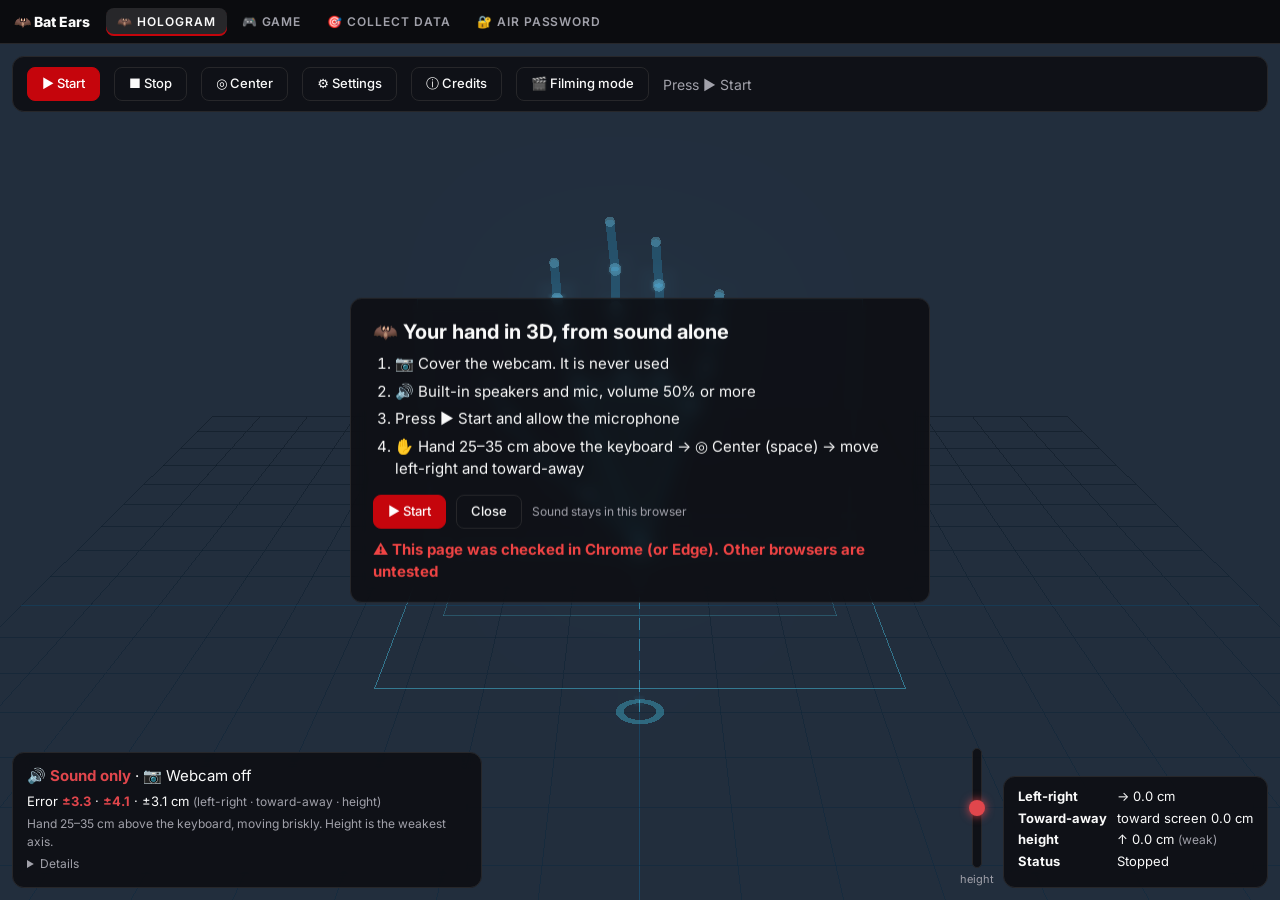
<file: index.html>
<!doctype html>
<html lang="en"><head><meta charset="utf-8"><meta name="viewport" content="width=device-width,initial-scale=1">
<title>Bat Ears</title>
<meta http-equiv="refresh" content="0; url=web/hologram.html">
<link rel="canonical" href="web/hologram.html">
<script>location.replace('web/hologram.html' + location.search + location.hash);</script>
</head><body style="background:#07080d;color:#e9eef7;font-family:system-ui,sans-serif;padding:24px">
<p>Opening the <a href="web/hologram.html" style="color:#72daca">Bat Ears hologram</a>…</p>
</body></html>
</file>
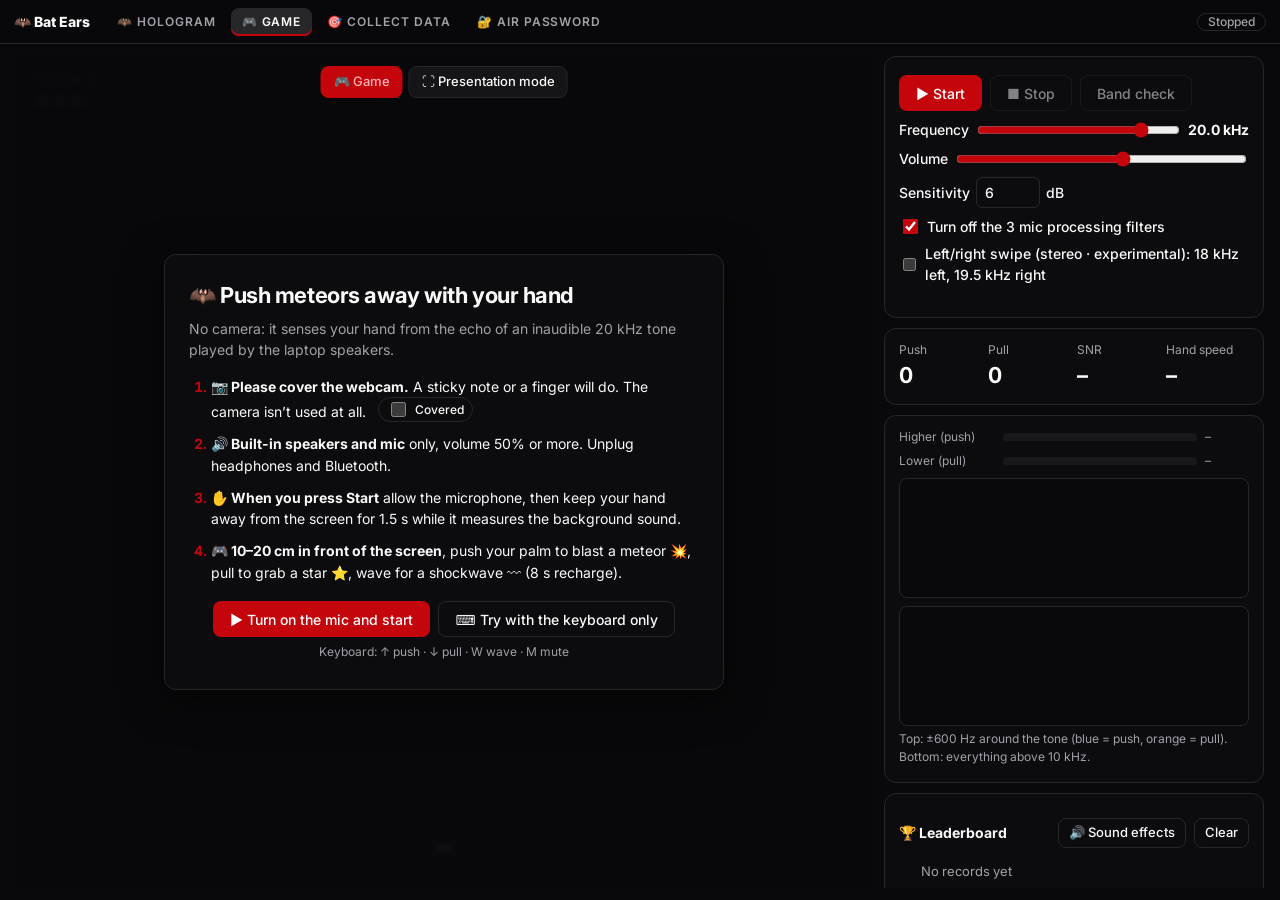
<file: web/index.html>
<!doctype html>
<html lang="ko">
<head>
<meta charset="utf-8">
<meta name="viewport" content="width=device-width, initial-scale=1">
<title>Bat Ears | Force Push</title>
<link rel="preconnect" href="https://fonts.googleapis.com">
<link rel="stylesheet" href="https://fonts.googleapis.com/css2?family=Inter:wght@400;500;600;700;800&display=swap">
<link rel="stylesheet" href="style.css?v=20261115140629">
</head>
<body class="page-game">
<script src="sitenav.js?v=20261115140629"></script>
<div id="status" class="chip" data-nav-slot>Idle</div>

<main>
  <section class="stage">
    <div class="tabs only-game">
      <button id="tabGame" class="tab sel">🎮 Game</button>
      <a href="experiment-live.html" class="tab lab-only" style="text-decoration:none;display:inline-flex;align-items:center">🧪 Free experiment mode</a>
      <button id="tabSonar" class="tab lab-only">🛰️ Sonar view</button>
      <button id="tabSpeed" class="tab lab-only">🎯 Speed gun</button>
      <button id="tabLR" class="tab lab-only">↔ Left/right test</button>
      <button id="presentBtn" class="tab">⛶ Presentation mode</button>
      <button id="camBtn" class="tab lab-only" hidden>📷 Compare with real hand</button>
    </div>
    <canvas id="game" class="only-game"></canvas>
    <canvas id="sonar" hidden></canvas>
    <div id="speed" class="speedgun" hidden></div>
    <div id="lr" class="lrtest" hidden></div>
    <form id="nameBox" class="namebox" hidden>
      <b id="nameTitle">🏆 You made the leaderboard!</b>
      <div class="row center">
        <input id="nameInput" maxlength="12" placeholder="Name (up to 12 characters)" autocomplete="off">
        <button type="submit">Save</button>
        <button type="button" id="nameSkip" class="secondary">Skip</button>
      </div>
    </form>
    <div id="camBox" hidden><video id="cam" autoplay muted playsinline></video><span>📷 Real hand (for comparison)</span></div>
    <div id="gesture">–</div>
    <div class="collect-start only-collect">
      <div class="panel">
        <h2>🎯 Collect gesture data</h2>
        <p class="lead">A guide shows each gesture with a 3·2·1 countdown. Do it on the cue and each one is scored ✅/❌ and saved automatically.</p>
        <ol class="steps">
          <li><b>📷 Cover the webcam.</b> It is not used.</li>
          <li><b>🔊 Built-in speakers and mic</b>, volume 50% or more. Unplug headphones and Bluetooth.</li>
          <li><b>On the right</b>, set your name, distance and reps, and pick the save folder once.</li>
          <li><b>Press 🎯 Start (S)</b>, keep your hand away while it measures the background, then follow the cues. U undoes the last one, Esc stops.</li>
        </ol>
        <div class="row center"><button type="button" onclick="document.getElementById('collect').click()">🎯 Start collecting</button></div>
        <p class="hint center">Each run adds a row to the experiment log on the right.</p>
      </div>
    </div>

    <div id="intro" class="overlay only-game">
      <div class="panel" id="introSteps">
        <h2>🦇 Push meteors away with your hand</h2>
        <p class="lead">No camera: it senses your hand from the echo of an inaudible 20 kHz tone played by the laptop speakers.</p>
        <ol class="steps">
          <li><b>📷 Please cover the webcam.</b>  A sticky note or a finger will do. The camera isn’t used at all.
            <label class="check"><input id="camCovered" type="checkbox"> Covered</label></li>
          <li><b>🔊 Built-in speakers and mic</b> only, volume 50% or more. Unplug headphones and Bluetooth.</li>
          <li><b>✋ When you press Start</b>  allow the microphone, then keep your hand away from the screen for 1.5 s while it measures the background sound.</li>
          <li><b>🎮 10–20 cm in front of the screen</b>, push your palm to blast a meteor 💥, pull to grab a star ⭐, wave for a shockwave 〰 (8 s recharge).</li>
        </ol>
        <div class="row center">
          <button id="introStart">▶ Turn on the mic and start</button>
          <button id="introKeys" class="secondary">⌨ Try with the keyboard only</button>
        </div>
        <p class="hint center">Keyboard: ↑ push · ↓ pull · W wave · M mute</p>
      </div>
      <div class="panel" id="introCal" hidden>
        <h2>✋ Please move your hand away</h2>
        <p class="lead">Quietly measuring the baseline…</p>
        <div class="progress"><div id="calBar"></div></div>
      </div>
    </div>
  </section>

  <aside>
    <div class="card only-collect">
      <div class="row"><b>🎯 Data collection</b><span class="hint">Gesture on the 3·2·1 cue → ✅/❌ right away → saved automatically</span></div>
      <div class="row">
        <label>Name <input id="who" type="text" maxlength="16" size="8" placeholder="seojin"></label>
        <label>Distance <input id="dist" type="number" min="1" max="150" step="1" value="20" style="width:64px">cm</label>
        <label>Noise <select id="noise"><option value="auto" selected>Auto-measure</option><option value="quiet">Quiet</option><option value="noisy">Noisy</option></select></label>
      </div>
      <div class="row">
        <label>Reps <select id="perGesture"><option>5</option><option selected>10</option><option>20</option></select> each</label>
        <label><input id="incWave" type="checkbox"> Wave</label>
        <label><input id="incSwipe" type="checkbox"> Left/right swipe</label>
        <label><input id="incTyping" type="checkbox" checked> Typing 15 s (false-trigger test)</label>
      </div>
      <div class="row">
        <button id="collect">🎯 Start (S)</button>
        <button id="collectLR" class="secondary" title="6 swipes each way + 5 pushes and 5 pulls: checks and learns whether left/right works right here (stereo, redo each time you sit down)">↔ Left/right only (check)</button>
        <button id="pickDir" class="secondary">📁 Save folder</button>
      </div>
      <div id="saveStatus" class="hint">Pick the save folder (Drive nhng/ml/data) once and it’s automatic after that. If you don’t, files download when you finish.</div>
      <p class="hint">Name is optional (letters and digits; blank means anon). Noise, device, mic, screen refresh rate and detector settings are recorded automatically. During a run, U = undo the last one, Esc = stop.</p>
    </div>

    <div class="card only-collect" id="explog"></div>

    <div class="card">
      <div class="row">
        <button id="start">▶ Start</button>
        <button id="stop" class="secondary" disabled>■ Stop</button>
        <button id="check" class="secondary" disabled>Band check</button>
      </div>
      <label class="wide">Frequency <input id="freq" type="range" min="15000" max="21000" step="100" value="20000"> <b id="freqLabel">20.0 kHz</b></label>
      <label class="wide">Volume <input id="vol" type="range" min="0.05" max="1" step="0.05" value="0.6"></label>
      <div class="row">
        <label>Sensitivity <input id="th" type="number" value="6" min="2" max="20" step="0.5"> dB</label>
        <label><input id="raw" type="checkbox" checked> Turn off the 3 mic processing filters</label>
      </div>
      <label><input id="stereo" type="checkbox"> Left/right swipe (stereo · experimental): 18 kHz left, 19.5 kHz right</label>
      <div id="settings" class="hint"></div>
      <div id="warn"></div>
    </div>

    <div class="card stats">
      <div class="stat">Push<b id="nPush">0</b></div>
      <div class="stat">Pull<b id="nPull">0</b></div>
      <div class="stat">SNR<b id="snr">–</b></div>
      <div class="stat">Hand speed<b id="vel">–</b></div>
    </div>

    <div class="card">
      <div class="bars">
        <span>Higher (push)</span><div class="bar"><div id="barUp" class="up"></div></div><span id="vUp">–</span>
        <span>Lower (pull)</span><div class="bar"><div id="barDown" class="down"></div></div><span id="vDown">–</span>
      </div>
      <canvas id="zoom" class="spec"></canvas>
      <canvas id="wide" class="spec"></canvas>
      <p class="hint">Top: ±600 Hz around the tone (blue = push, orange = pull). Bottom: everything above 10 kHz.</p>
    </div>

    <div class="card only-game">
      <div class="row between">
        <b>🏆 Leaderboard</b>
        <span class="row">
          <button id="mute" class="secondary small">🔊 Sound effects</button>
          <button id="resetScores" class="secondary small">Clear</button>
        </span>
      </div>
      <ol id="scores" class="scores"></ol>
    </div>

    <details class="card only-collect" id="recBox">
      <summary>Data recording (for classification and experiments)</summary>
      <div class="row" id="labels"></div>
      <div class="row">
        <button id="rec" class="secondary">● Start recording</button>
        <button id="save" class="secondary">Save CSV</button>
        <button id="clear" class="secondary">Empty</button>
        <span id="recCount" class="hint">0 rows</span>
      </div>
      <p class="hint">Number keys 1–5 change the label (1 still, 2 push, 3 pull, 4 wave, 5 other). Pick the label first, then do that gesture.</p>
    </details>

    <details class="card only-game">
      <summary>How to use</summary>
      <ol class="hint">
        <li>Use the laptop’s built-in speakers and mic (no headphones or Bluetooth), volume 50% or more.</li>
        <li>▶ Start → allow the mic → keep your hand away for 1.5 s (baseline).</li>
        <li>10–20 cm in front of the screen, push your palm toward the screen to send a meteor flying. Pull to grab a star. Hit several quickly in a row for a combo multiplier.</li>
        <li>Wave your hand quickly back and forth for a shockwave (destroys every meteor on screen, 8 s recharge).</li>
        <li>'Left/right swipe' switched on, sweep your hand left or right to slice meteors on that side (the laptop needs speakers on both sides).</li>
        <li>To just watch the game without a mic, use the keyboard: ↑ (push), ↓ (pull), ← → (swipe), W (wave), M (mute sound effects). After touching a slider, click an empty spot once.</li>
      </ol>
    </details>
  </aside>
</main>

<script src="robust.js?v=20261115140629"></script>
<script src="swipe.js?v=20261115140629"></script>
<script src="wave.js?v=20261115140629"></script>
<script src="iq.js?v=20261115140629"></script>
<script src="dsp.js?v=20261115140629"></script>
<script src="recorder.js?v=20261115140629"></script>
<script src="game.js?v=20261115140629"></script>
<script src="coach.js?v=20261115140629"></script>
<script src="collect.js?v=20261115140629"></script>
<script src="sonar.js?v=20261115140629"></script>
<script src="speed.js?v=20261115140629"></script>
<script src="lr.js?v=20261115140629"></script>
<script src="explog.js?v=20261115140629"></script>
<script src="app.js?v=20261115140629"></script>
</body>
</html>
</file>
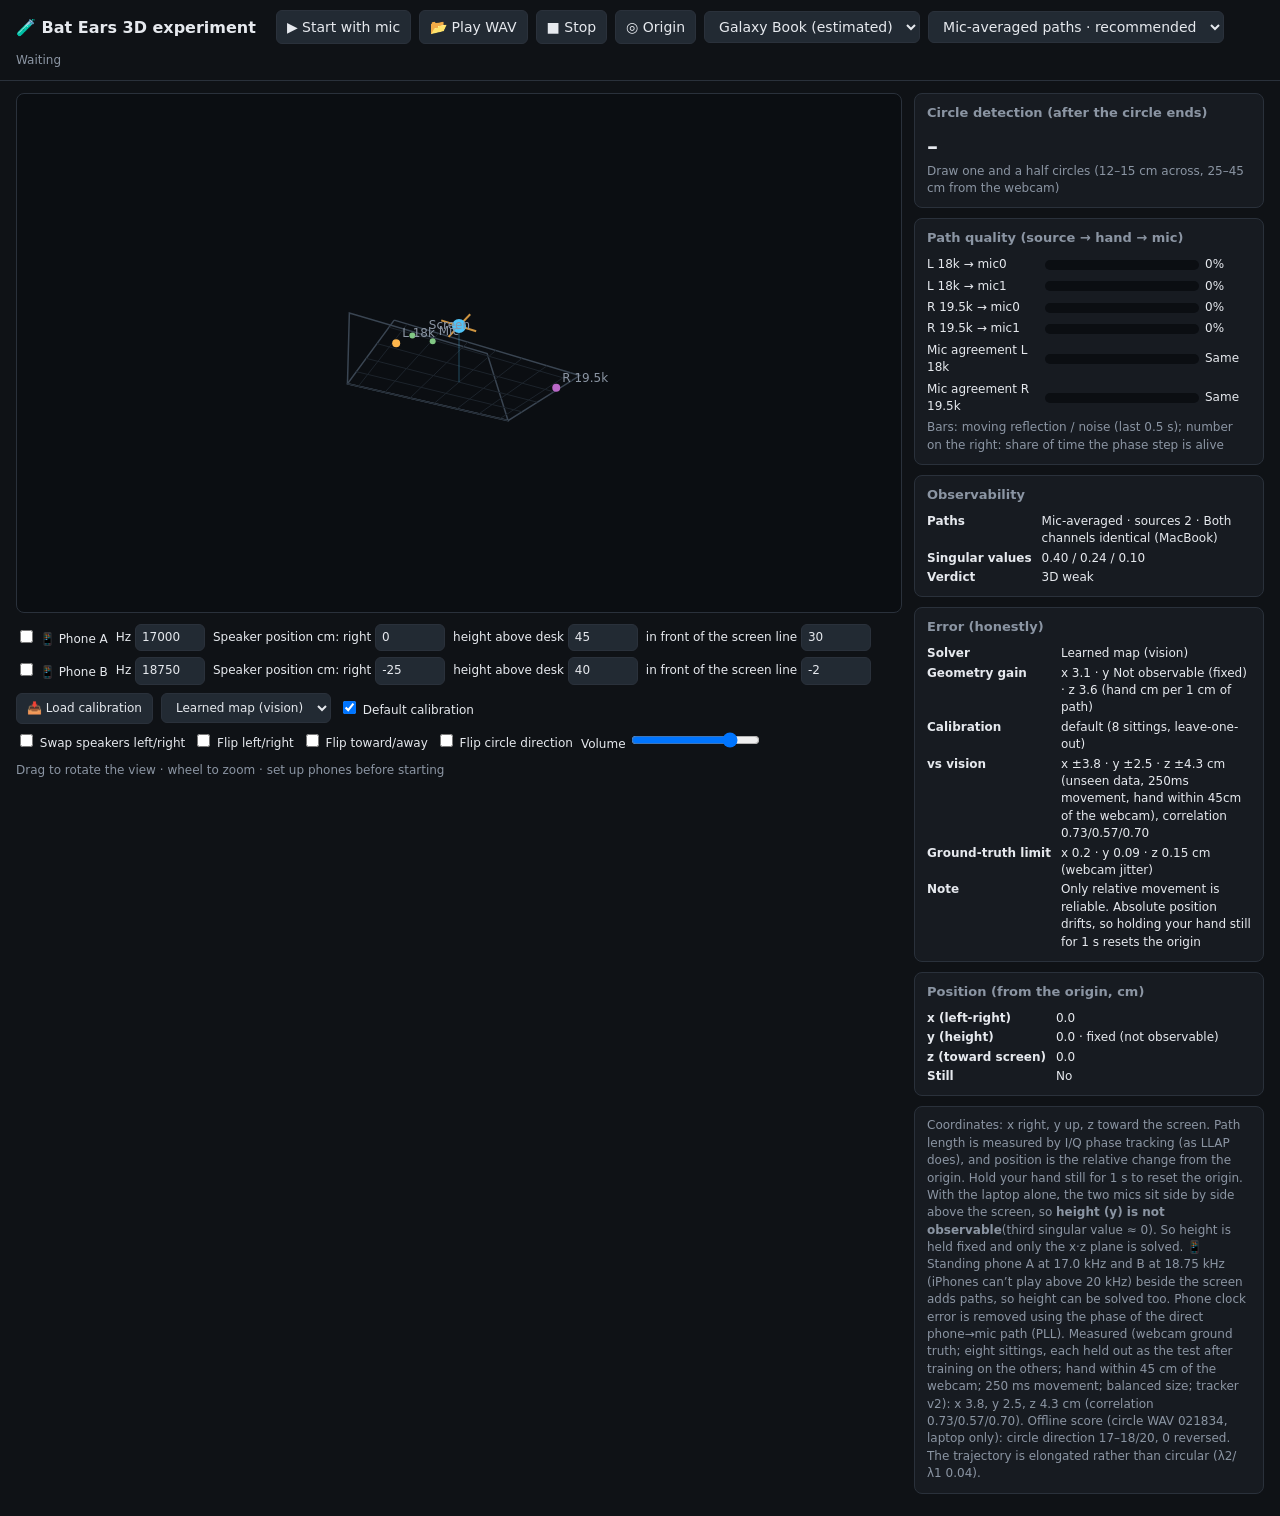
<file: web/3d.html>
<!doctype html>
<html lang="ko">
<head>
<meta charset="utf-8">
<meta name="viewport" content="width=device-width, initial-scale=1">
<title>Bat Ears 3D experiment</title>
<style>
  :root { --bg: #0f1216; --panel: #171b21; --line: #2a313b; --fg: #e6e9ee; --dim: #8b95a3; --acc: #4fc3f7; --ok: #66bb6a; --warn: #ffb74d; --bad: #ef5350; }
  * { box-sizing: border-box; }
  body { margin: 0; background: var(--bg); color: var(--fg); font: 14px/1.45 system-ui, -apple-system, "Segoe UI", sans-serif; }
  header { padding: 10px 16px; border-bottom: 1px solid var(--line); display: flex; flex-wrap: wrap; gap: 8px; align-items: center; }
  header h1 { font-size: 16px; margin: 0 12px 0 0; }
  button, select, label.file, input[type=number] { background: #222a33; color: var(--fg); border: 1px solid var(--line); border-radius: 6px; padding: 6px 10px; font: inherit; }
  button, select, label.file { cursor: pointer; }
  input[type=number] { width: 70px; padding: 4px 6px; }
  button:hover, label.file:hover { border-color: var(--acc); }
  input[type=file] { display: none; }
  main { display: grid; grid-template-columns: 1fr 350px; gap: 12px; padding: 12px 16px; }
  @media (max-width: 860px) { main { grid-template-columns: 1fr; } }
  #view { width: 100%; height: 520px; background: #0b0e12; border: 1px solid var(--line); border-radius: 8px; touch-action: none; }
  .panel { background: var(--panel); border: 1px solid var(--line); border-radius: 8px; padding: 10px 12px; margin-bottom: 10px; }
  .panel h2 { font-size: 13px; margin: 0 0 8px; color: var(--dim); font-weight: 600; }
  .bar { display: grid; grid-template-columns: 112px 1fr 46px; gap: 6px; align-items: center; margin: 4px 0; font-size: 12px; }
  .track { height: 10px; background: #0b0e12; border-radius: 5px; overflow: hidden; }
  .fill { height: 100%; width: 0; background: var(--acc); transition: width .15s; }
  .kv { display: grid; grid-template-columns: auto 1fr; gap: 2px 10px; font-size: 12px; }
  .kv b { font-weight: 600; }
  #circle { font-size: 22px; font-weight: 700; min-height: 32px; }
  .note { color: var(--dim); font-size: 12px; }
  .row { display: flex; gap: 8px; flex-wrap: wrap; align-items: center; margin-top: 6px; font-size: 12px; }
</style>
</head>
<body>
<header>
  <h1>🧪 Bat Ears 3D experiment</h1>
  <button id="btnMic">▶ Start with mic</button>
  <label class="file">📂 Play WAV<input id="wavFile" type="file" accept=".wav,audio/wav"></label>
  <button id="btnStop">■ Stop</button>
  <button id="btnOrigin">◎ Origin</button>
  <select id="geom" title="Laptop geometry (estimated)">
    <option value="galaxy">Galaxy Book (estimated)</option>
    <option value="macbook">MacBook (estimated)</option>
  </select>
  <select id="paths" title="Paths used by the solver">
    <option value="avg">Mic-averaged paths · recommended</option>
    <option value="all">Separate paths per mic</option>
  </select>
  <span id="status" class="note">Waiting</span>
</header>
<main>
  <div>
    <canvas id="view"></canvas>
    <div class="row">
      <label><input type="checkbox" id="phoneOn"> 📱 Phone A</label>
      <label>Hz <input type="number" id="phoneHz" value="17000" step="50"></label>
      <label title="Default = overhead layout: 45 cm directly above the hand spot, speaker facing down">Speaker position cm: right <input type="number" id="px" value="0"></label>
      <label>height above desk <input type="number" id="py" value="45"></label>
      <label>in front of the screen line <input type="number" id="pz" value="30"></label>
    </div>
    <div class="row">
      <label><input type="checkbox" id="phone2On"> 📱 Phone B</label>
      <label>Hz <input type="number" id="phone2Hz" value="18750" step="50"></label>
      <label>Speaker position cm: right <input type="number" id="p2x" value="-25"></label>
      <label>height above desk <input type="number" id="p2y" value="40"></label>
      <label>in front of the screen line <input type="number" id="p2z" value="-2"></label>
      <label class="file">📥 Load calibration<input id="calibFile" type="file" accept=".json,application/json"></label>
      <select id="model" title="Paths → position solver"><option value="learned">Learned map (vision)</option><option value="physics">Physics solver</option></select>
      <label title="Galaxy Book: default calibration learned with the webcam (laptop only)"><input type="checkbox" id="useDefault" checked> Default calibration</label>
    </div>
    <div class="row">
      <label title="Turn on if 18 kHz actually comes from the right speaker (on the Galaxy Book, the webcam ground truth confirmed the labels are right: off)"><input type="checkbox" id="swapLR"> Swap speakers left/right</label>
      <label><input type="checkbox" id="flipX"> Flip left/right</label>
      <label><input type="checkbox" id="flipZ"> Flip toward/away</label>
      <label><input type="checkbox" id="flipDir"> Flip circle direction</label>
      <label title="1.2 = 0.6 per channel, the same level as when the calibration was learned (teach)">Volume <input type="range" id="vol" min="0" max="1.5" step="0.05" value="1.2"></label>
      <span class="note">Drag to rotate the view · wheel to zoom · set up phones before starting</span>
    </div>
  </div>
  <div>
    <div class="panel">
      <h2>Circle detection (after the circle ends)</h2>
      <div id="circle">–</div>
      <div class="note" id="circleInfo">Draw one and a half circles (12–15 cm across, 25–45 cm from the webcam)</div>
    </div>
    <div class="panel">
      <h2>Path quality (source → hand → mic)</h2>
      <div id="bars"></div>
      <div class="note">Bars: moving reflection / noise (last 0.5 s); number on the right: share of time the phase step is alive</div>
    </div>
    <div class="panel">
      <h2>Observability</h2>
      <div class="kv" id="obs"></div>
    </div>
    <div class="panel">
      <h2>Error (honestly)</h2>
      <div class="kv" id="err"></div>
    </div>
    <div class="panel">
      <h2>Position (from the origin, cm)</h2>
      <div class="kv" id="pos"></div>
    </div>
    <div class="panel note">
      Coordinates: x right, y up, z toward the screen. Path length is measured by I/Q phase tracking (as LLAP does), and position is the relative change from the origin. Hold your hand still for 1 s to reset the origin.
      With the laptop alone, the two mics sit side by side above the screen, so <b>height (y) is not observable</b>(third singular value ≈ 0). So height is held fixed and only the x·z plane is solved.
      📱 Standing phone A at 17.0 kHz and B at 18.75 kHz (iPhones can’t play above 20 kHz) beside the screen adds paths, so height can be solved too. Phone clock error is removed using the phase of the direct phone→mic path (PLL).
      Measured (webcam ground truth; eight sittings, each held out as the test after training on the others; hand within 45 cm of the webcam; 250 ms movement; balanced size; tracker v2): x 3.8, y 2.5, z 4.3 cm (correlation 0.73/0.57/0.70).
      Offline score (circle WAV 021834, laptop only): circle direction 17–18/20, 0 reversed. The trajectory is elongated rather than circular (λ2/λ1 0.04).
    </div>
  </div>
</main>
<script>
'use strict';
// ------------------------------------------------------------------ worklet: T tones (2 laptop + optional phone) x 2 mic channels
// stream index = t * 2 + c. Tones with pll[t] (the phone: its own clock) are de-rotated by a 2nd-order PLL on the
// baseband (dominated by the direct phone -> mic path) before static removal.
const PROC = `
class BatIQ6 extends AudioWorkletProcessor {
  constructor(o) {
    super();
    const p = o.processorOptions || {};
    this.freqs = p.freqs || [18000, 19500]; this.pll = p.pll || this.freqs.map(() => false); this.T = this.freqs.length;
    this.dec = 48; this.lpHz = 250; this.tauS = p.tauS || 0.1; this.gate = p.gate || 1.0;   // v2 tracker (bravo 10:00): gate 1.5 -> 1.0, tau 0.25 -> 0.1 s, unseen-sitting corr +0.06/+0.03/+0.01
    this.rate2 = sampleRate / this.dec; this.lam = this.freqs.map((f) => 343 / f);
    const wn = 2 * Math.PI * (p.bwHz || 0.4), dt = 1 / this.rate2; this.kp = 2 * 0.9 * wn * dt; this.ki = wn * wn * dt * dt;
    this.coef = [0.5412, 1.3066].map((Q) => { const w = 2 * Math.PI * this.lpHz / sampleRate, cw = Math.cos(w), al = Math.sin(w) / (2 * Q), a0 = 1 + al;
      return [(1 - cw) / 2 / a0, (1 - cw) / a0, (1 - cw) / 2 / a0, -2 * cw / a0, (1 - al) / a0]; });
    this.win = Math.round(4 * this.rate2); this.n = 0; this.batch = 0; this.st = null; this.reset();
  }
  reset() { const S = 2 * this.T; this.out = Array.from({ length: S }, () => []); this.qs = new Array(S).fill(0); this.qa = new Array(S).fill(0); this.amp = new Array(S).fill(0); this.qn = 0; this.same = 0; this.cnt = 0; }
  newState() {
    return { z: [0, 1].map(() => this.coef.map(() => [0, 0, 0, 0])), mI: 0, mQ: 0, init: 0, iS: 0, qS: 0, pI: 0, pQ: 0, pm: 0,
      ring: new Float32Array(this.win), ri: 0, rn: 0, noise: 0, cnt: 0, th: 0, w: 0, th20: 0 };
  }
  lp(z, x) { for (let j = 0; j < this.coef.length; j++) { const c = this.coef[j], s = z[j];
      const y = c[0] * x + c[1] * s[0] + c[2] * s[1] - c[3] * s[2] - c[4] * s[3]; s[1] = s[0]; s[0] = x; s[3] = s[2]; s[2] = y; x = y; } return x; }
  process(inputs) {
    const inp = inputs[0];
    if (!inp || !inp.length) return true;
    const C = inp.length, N = inp[0].length, T = this.T;
    if (!this.st) this.st = [0, 1].map(() => this.freqs.map(() => this.newState()));
    const a = 1 / (this.tauS * this.rate2), w = this.freqs.map((f) => 2 * Math.PI * f / sampleRate);
    for (let i = 0; i < N; i++) {
      const g = this.n + i, take = g % this.dec === this.dec - 1;
      const cs = w.map((v) => Math.cos(v * g)), sn = w.map((v) => Math.sin(v * g));
      if (C > 1) { this.cnt++; if (inp[0][i] === inp[1][i]) this.same++; }
      for (let c = 0; c < 2; c++) {
        const x = inp[Math.min(c, C - 1)][i];
        for (let t = 0; t < T; t++) {
          const s = this.st[c][t], idx = t * 2 + c;
          let I = this.lp(s.z[0], 2 * x * cs[t]), Q = this.lp(s.z[1], -2 * x * sn[t]);
          if (!take) continue;
          this.amp[idx] += Math.hypot(I, Q);
          if (s.init < 320) {
            if (s.init === 20) s.th20 = Math.atan2(Q, I);
            if (s.init >= 20) { s.iS += I; s.qS += Q; }
            s.init++;
            if (s.init === 320) {
              s.mI = s.iS / 300; s.mQ = s.qS / 300;
              if (this.pll[t]) { s.th = Math.atan2(Q, I); let d = s.th - s.th20; d -= 2 * Math.PI * Math.round(d / (2 * Math.PI)); s.w = d / 300; s.mI = Math.hypot(I, Q); s.mQ = 0; }
            }
            this.out[idx].push(0); continue;
          }
          if (this.pll[t]) {   // de-rotate by the PLL phase (direct path -> constant), then track the phase error
            const cc = Math.cos(s.th), ss = Math.sin(s.th), i2 = I * cc + Q * ss, q2 = Q * cc - I * ss;
            I = i2; Q = q2;
            const e = Math.atan2(q2, i2); s.w += this.ki * e; s.th += s.w + this.kp * e;
            if (s.th > Math.PI) s.th -= 2 * Math.PI; else if (s.th < -Math.PI) s.th += 2 * Math.PI;
          }
          s.mI += a * (I - s.mI); s.mQ += a * (Q - s.mQ);
          const dI = I - s.mI, dQ = Q - s.mQ, m = Math.hypot(dI, dQ);
          s.ring[s.ri] = m; s.ri = (s.ri + 1) % this.win; s.rn = Math.min(this.win, s.rn + 1);
          if (++s.cnt % 100 === 0) { const k = Math.max(1, Math.floor(s.rn / 50)), xs = []; for (let j = 0; j < s.rn; j += k) xs.push(s.ring[j]); xs.sort((u, v) => u - v); s.noise = xs[Math.floor(0.25 * (xs.length - 1))] || 0; }
          let d = 0;
          if (m > this.gate * s.noise && s.pm > this.gate * s.noise) d = -Math.atan2(dQ * s.pI - dI * s.pQ, dI * s.pI + dQ * s.pQ) * this.lam[t] / (2 * Math.PI);
          s.pI = dI; s.pQ = dQ; s.pm = m;
          this.out[idx].push(d); if (s.noise > 0) this.qs[idx] += m / s.noise; if (d !== 0) this.qa[idx]++;
        }
      }
      if (take) this.qn++;
    }
    this.n += N;
    if (++this.batch >= 8) {
      const qn = Math.max(1, this.qn);
      const off = this.freqs.map((_, t) => (this.pll[t] ? this.st[0][t].w * this.rate2 / (2 * Math.PI) : 0));
      this.port.postMessage({ steps: this.out.map((o) => Float32Array.from(o)), q: this.qs.map((v) => v / qn), act: this.qa.map((v) => v / qn), amp: this.amp.map((v) => v / qn),
        identical: this.cnt ? this.same / this.cnt : 1, mono: C < 2, off });
      this.reset(); this.batch = 0;
    }
    return true;
  }
}
registerProcessor('bat-iq6', BatIQ6);
`;

// ------------------------------------------------------------------ geometry (m): x right, y up, z toward the screen; origin = deck centre
const GEOMS = {
  // bottom-firing speakers near the front corners; mic pair at the top bezel centre, ch0 = RIGHT mic (static phase signs, chan.js)
  // speakers as labelled (webcam teach 035336: 18 kHz path follows a LEFT source, corr 0.71 vs 0.41 swapped).
  // laptopDirSign: with the hand over the keyboard (circle WAVs 021834 / 022153) the laptop-only x-z track comes out
  // mirrored front/back, so the circle direction is flipped there (empirical, 2 sessions, 17/20 and 18/20)
  galaxy: { SL: [-0.15, -0.01, -0.08], SR: [0.15, -0.01, -0.08], M: [[0.025, 0.19, 0.17], [-0.025, 0.19, 0.17]], swapLR: false, laptopDirSign: -1 },
  // speakers either side of the keyboard; the two mic channels are bit-identical on MacBooks (one mic)
  macbook: { SL: [-0.14, 0.0, 0.02], SR: [0.14, 0.0, 0.02], M: [[-0.10, 0.0, 0.10], [-0.10, 0.0, 0.10]], swapLR: false },
};
const H0 = [0, 0.12, 0.0];   // origin: 12 cm above the deck centre
const $ = (id) => document.getElementById(id);
const sub = (a, b) => a.map((v, i) => v - b[i]), nrm = (a) => Math.hypot(...a), unit = (a) => { const n = nrm(a) || 1; return a.map((v) => v / n); };
function inv3(A) {
  const [a, b, c] = A[0], [d, e, f] = A[1], [g, h, i] = A[2], det = a * (e * i - f * h) - b * (d * i - f * g) + c * (d * h - e * g);
  return [[(e * i - f * h) / det, (c * h - b * i) / det, (b * f - c * e) / det], [(f * g - d * i) / det, (a * i - c * g) / det, (c * d - a * f) / det], [(d * h - e * g) / det, (b * g - a * h) / det, (a * e - b * d) / det]];
}
function eig3(S) {   // symmetric 3x3 -> { val (desc), vec }
  const A = S.map((r) => r.slice()), V = [[1, 0, 0], [0, 1, 0], [0, 0, 1]];
  for (let it = 0; it < 50; it++) for (let p = 0; p < 2; p++) for (let q = p + 1; q < 3; q++) {
    if (Math.abs(A[p][q]) < 1e-18) continue;
    const th = (A[q][q] - A[p][p]) / (2 * A[p][q]), t = Math.sign(th || 1) / (Math.abs(th) + Math.sqrt(th * th + 1)), c = 1 / Math.sqrt(t * t + 1), s = t * c;
    for (let k = 0; k < 3; k++) { const x = A[k][p], y = A[k][q]; A[k][p] = c * x - s * y; A[k][q] = s * x + c * y; }
    for (let k = 0; k < 3; k++) { const x = A[p][k], y = A[q][k]; A[p][k] = c * x - s * y; A[q][k] = s * x + c * y; }
    for (let k = 0; k < 3; k++) { const x = V[k][p], y = V[k][q]; V[k][p] = c * x - s * y; V[k][q] = s * x + c * y; }
  }
  const idx = [0, 1, 2].sort((i, j) => A[j][j] - A[i][i]);
  return { val: idx.map((i) => A[i][i]), vec: idx.map((i) => [V[0][i], V[1][i], V[2][i]]) };
}
// sources: L / R laptop speakers, optional phone; paths = source x mic (or source x mic midpoint)
let cfg = null, solver = null;
// phone speaker position from the page fields (cm): right of the laptop centre, height above the desk, in front of the screen line
const phonePos = (x, h, zf) => [Number(x) / 100, Number(h) / 100 - 0.015, 0.10 - Number(zf) / 100];
let calib = null, calibInUse = null;   // teach_fit.js output (📥): fitted source per stream, mics, learned maps, held-out errors vs vision
// built-in calibration for the Galaxy Book (laptop only): learned on 8 webcam-taught sittings (035336, 040340,
// 040721, 043301, 044652); its error is leave-one-sitting-out (trained on four, scored on the fifth). Used when nothing is loaded.
const DEFAULT_CALIB = { galaxy: {"v":1,"session":"default (8 sittings, leave-one-out)","winMs":250,"nearM":0.45,"cam":{"mirror":false,"tilt":0,"hfov":78},"lagMs":0,"mics":[[0.025,0.19,0.1],[-0.025,0.19,0.1]],"paths":[{"key":"18k","hz":18000,"ch":0,"pll":false,"pos":[-0.3221,-0.0389,-0.0986],"gain":0.18,"r2":0.592},{"key":"18k","hz":18000,"ch":1,"pll":false,"pos":[-0.2247,-0.0824,-0.0623],"gain":0.178,"r2":0.657},{"key":"19.5k","hz":19500,"ch":0,"pll":false,"pos":[0.1865,-0.0093,0.0172],"gain":0.215,"r2":0.683},{"key":"19.5k","hz":19500,"ch":1,"pll":false,"pos":[0.3623,0.1147,-0.0174],"gain":0.226,"r2":0.761}],"learned":{"laptop":{"idx":[0,1,2,3],"W":[[0.707955,0.600407,-0.385781,-0.680277,0.000195],[0.101656,0.128168,0.14253,0.125858,0.001],[-0.163739,-0.281395,-0.309395,-0.410128,0.000068]]},"all":null},"errors":{"learned, laptop only":{"rms":[3.74,2.42,4.18],"motion":[5.48,2.95,5.81],"corr":[0.73,0.57,0.7]}},"truthFloorCm":[0.2,0.09,0.15],"note":"Galaxy Book 61f5, Seojin, hand 25-45 cm from the webcam; error = leave-one-sitting-out over 20261115_035336, 20261115_040340, 20261115_040721, 20261115_043301, 20261115_044652, 20261115_082736, 20261115_090503, 20261115_092315","amp":{"method":"leave-one-sitting-out over 8 sittings, scale estimated without the held-out sitting","corr":[0.73,0.57,0.7],"motion":[5.48,2.95,5.81],"modes":{"mse":{"k":[1,1,1],"rms":[3.74,2.42,4.18],"size":[0.68,0.57,0.69]},"half":{"k":[1.217,1.33,1.201],"rms":[3.76,2.48,4.26],"size":[0.83,0.75,0.83]},"matched":{"k":[1.481,1.77,1.442],"rms":[4.04,2.74,4.56],"size":[1.01,1,1]}}}} };
function readCfg() {
  const G0 = GEOMS[$('geom').value], swap = $('swapLR').checked;
  const G = swap ? { ...G0, SL: G0.SR, SR: G0.SL } : G0;   // stream 0 (18 kHz) comes from G.SL
  const phones = [];
  if ($('phoneOn').checked) phones.push({ id: 'A', hz: Number($('phoneHz').value) || 20500, P: phonePos($('px').value, $('py').value, $('pz').value) });
  if ($('phone2On').checked) phones.push({ id: 'B', hz: Number($('phone2Hz').value) || 21500, P: phonePos($('p2x').value, $('p2y').value, $('p2z').value) });
  const freqs = [18000, 19500].concat(phones.map((p) => p.hz));
  return { G, phones, phone: phones.length > 0, P: phones[0] && phones[0].P, freqs, swap, pll: freqs.map((_, t) => t >= 2), avg: $('paths').value === 'avg', model: $('model').value };
}
function buildSolver() {
  cfg = readCfg();
  const { G, phones, phone, avg } = cfg, S = [G.SL, G.SR].concat(phones.map((p) => p.P)), T = S.length;
  const Mc = G.M[0].map((v, i) => (v + G.M[1][i]) / 2);
  const row = (Sx, M) => { const a = unit(sub(H0, Sx)), b = unit(sub(H0, M)); return a.map((v, i) => v + b[i]); };
  // calibrated geometry (if the loaded calibration has one stream per tone x mic for this tone set): per-stream rows
  const cand = calib || ($('useDefault').checked ? DEFAULT_CALIB[$('geom').value] : null);
  const cal = cand && cand.paths.length === 2 * T && cand.paths.every((p, i) => Math.abs(p.hz - cfg.freqs[i >> 1]) < 300) ? cand : null;
  const calRef = cal;
  const useAvg = avg && !cal;
  const J = cal ? cal.paths.map((p) => row(p.pos, cal.mics[p.ch] || Mc).map((v) => v * (p.gain ?? 1))) : useAvg ? S.map((s) => row(s, Mc)) : S.flatMap((s) => G.M.map((m) => row(s, m)));
  // laptop only: height unobservable -> held at the origin. With calibrated gains (the tracker recovers ~1/4-1/3 of the
  // path) the rows shrink, so the priors shrink with them or the weak direction blows up (real 035336: z 36 cm)
  const g2 = cal ? cal.paths.reduce((s, p) => s + (p.gain ?? 1) ** 2, 0) / cal.paths.length : 1;
  const JtJ = [0, 1, 2].map((i) => [0, 1, 2].map((j) => J.reduce((s, r) => s + r[i] * r[j], 0)));
  // prior: small everywhere; laptop only also pins the WEAKEST direction of J^T J (pure height for the guessed geometry,
  // a height/depth mix for a calibrated one) so it can't blow up
  const E0 = eig3(JtJ), v3 = E0.vec[2], small = 1e-3 * g2 * (cal ? 20 : 1), big = phone ? 0 : 10 * g2;
  const PRIOR = [0, 1, 2].map((i) => [0, 1, 2].map((j) => (i === j ? small : 0) + big * v3[i] * v3[j] + (phone && i === 1 && j === 1 && !cal ? 0.02 : 0)));
  const Ai = inv3(JtJ.map((r, i) => r.map((v, j) => v + PRIOR[i][j])));
  const K = Ai.map((r) => J.map((_, n) => r.reduce((s, v, j) => s + v * J[n][j], 0)));
  const sv = eig3(JtJ).val.map((v) => Math.sqrt(Math.max(0, v)));
  // geometric error gain: hand cm per cm of path noise, per axis (with the height prior when it's unobservable)
  // estimator x = Ai J^T m, path noise sigma*I -> cov = Ai (J^T J) Ai
  const gain = [0, 1, 2].map((i) => Math.sqrt(Math.max(0, [0, 1, 2].reduce((s, j) => s + Ai[i][j] * [0, 1, 2].reduce((q, k) => q + JtJ[j][k] * Ai[i][k], 0), 0))));
  // learned map (vision-trained ridge on stream path changes), when chosen and it matches the streams
  const L = cal && cfg.model === 'learned' ? (phone ? cal.learned.all : cal.learned.laptop) : null;
  if (cal) calibInUse = cal;
  const meas = useAvg ? (D) => Array.from({ length: T }, (_, t) => (D[2 * t] + D[2 * t + 1]) / 2) : (D) => D.slice(0, 2 * T);
  // size scale after the learned map (same as bat3d.js, default 'half'): a least-squares map draws motion at
  // (correlation) x its true size; 'half' = sqrt correction, almost no error cost (leave-one-out table in the calibration)
  const ampMode = cal && cal.amp && cal.amp.modes.half ? 'half' : null, kAmp = ampMode ? cal.amp.modes[ampMode].k : [1, 1, 1];
  const solve = L ? (D) => H0.map((h, i) => h + kAmp[i] * L.idx.reduce((s, p, n) => s + L.W[i][n] * D[p], 0))
    : (D) => { const m = meas(D); return H0.map((h, i) => h + K[i].reduce((s, v, n) => s + v * m[n], 0)); };
  const errKey = cal ? Object.keys(cal.errors).find((k) => k.startsWith(L ? 'learned' : 'physics') && (phone ? /phone/.test(k) : /laptop only/.test(k))) : null;
  const errA = L && ampMode ? { rms: cal.amp.modes[ampMode].rms, motion: cal.amp.motion, corr: cal.amp.corr } : null;
  solver = { G, T, K, sv, gain, phone, cal: !!cal, learned: !!L, err: errA || (errKey ? cal.errors[errKey] : null), errName: errKey, solve, calName: cal ? cal.session : null };
  buildBars(); renderObs();
}

// ------------------------------------------------------------------ Kalman (constant velocity, per axis)
const kf = { p: H0.slice(), v: [0, 0, 0], P: [0, 1, 2].map(() => [[1e-4, 0], [0, 1e-2]]) };
const KF_Q = 4.0, KF_R = 0.015 ** 2;
function kfStep(z, dt) {
  for (let i = 0; i < 3; i++) {
    const [[a, b], [c, d]] = kf.P[i];
    kf.p[i] += kf.v[i] * dt;
    const q11 = KF_Q * dt ** 3 / 3, q12 = KF_Q * dt ** 2 / 2, q22 = KF_Q * dt;
    const a1 = a + dt * (b + c) + dt * dt * d + q11, b1 = b + dt * d + q12, c1 = c + dt * d + q12, d1 = d + q22;
    const S = a1 + KF_R, k1 = a1 / S, k2 = c1 / S, r = z[i] - kf.p[i];
    kf.p[i] += k1 * r; kf.v[i] += k2 * r;
    kf.P[i] = [[(1 - k1) * a1, (1 - k1) * b1], [c1 - k2 * a1, d1 - k2 * b1]];
  }
}
function kfReset() { kf.p = H0.slice(); kf.v = [0, 0, 0]; kf.P = [0, 1, 2].map(() => [[1e-4, 0], [0, 1e-2]]); }

// ------------------------------------------------------------------ circle turns (circle.js analyze) in a plane
function circleTurns(T, U, W, { vMin = 0.06, maxMs = 2600 } = {}) {
  if (T.length < 8) return { turns: 0, ru: 0, rw: 0, t0: 0, t1: 0 };
  const th = [0]; let prev = null, acc = 0;
  for (let k = 1; k < T.length - 1; k++) {
    const du = U[k + 1] - U[k - 1], dw = W[k + 1] - W[k - 1], dt = (T[k + 1] - T[k - 1]) / 1000;
    if (Math.hypot(du, dw) / dt > vMin) { const a = Math.atan2(dw, du); if (prev != null) { let d = a - prev; while (d > Math.PI) d -= 2 * Math.PI; while (d < -Math.PI) d += 2 * Math.PI; acc += d; } prev = a; } else prev = null;
    th.push(acc / (2 * Math.PI));
  }
  th.push(th[th.length - 1]);
  let best = 0, b0 = 0, b1 = 0;
  for (let i = 0, j = 0; j < T.length; j++) { while (T[j] - T[i] > maxMs) i++; for (let k = i; k < j; k += 3) { const d = th[j] - th[k]; if (Math.abs(d) > Math.abs(best)) { best = d; b0 = k; b1 = j; } } }
  const rg = (A) => 100 * (Math.max(...A.slice(b0, b1 + 1)) - Math.min(...A.slice(b0, b1 + 1)));
  // roundness of the called span: l2/l1 of the in-plane spread (a circle ~1, a back-and-forth line ~0)
  const u = U.slice(b0, b1 + 1), w = W.slice(b0, b1 + 1), mu = u.reduce((s, x) => s + x, 0) / u.length, mw = w.reduce((s, x) => s + x, 0) / w.length;
  let a = 0, b = 0, c = 0; for (let k = 0; k < u.length; k++) { a += (u[k] - mu) ** 2; b += (u[k] - mu) * (w[k] - mw); c += (w[k] - mw) ** 2; }
  const tr = a + c, dt = Math.sqrt(Math.max(0, (a - c) ** 2 + 4 * b * b)), round = tr > 0 ? (tr - dt) / (tr + dt) : 0;
  return { turns: best, ru: rg(U), rw: rg(W), t0: T[b0], t1: T[b1], round };
}
// the plane the circle is drawn in: laptop only -> x-z; with the phone -> best-fit plane of the window (normal up or screen)
function planeCoords(w) {
  if (!solver.phone) return { U: w.map((q) => q.p[0]), W: w.map((q) => q.p[2]), name: 'horizontal (x·z)' };   // seen from above, screen side up
  const m = [0, 1, 2].map((i) => w.reduce((s, q) => s + q.p[i], 0) / w.length);
  const S = [0, 1, 2].map((i) => [0, 1, 2].map((j) => w.reduce((s, q) => s + (q.p[i] - m[i]) * (q.p[j] - m[j]), 0) / w.length));
  const e = eig3(S), n = e.vec[2], vertical = Math.abs(n[2]) > Math.abs(n[1]);
  // in-plane axes: a = the x-like one (pointing right); b = the other, pointing up (vertical plane, seen by the user
  // facing the screen) or toward the screen (horizontal plane, seen from above with the screen side up)
  let a = e.vec[0], b = e.vec[1];
  if (Math.abs(b[0]) > Math.abs(a[0])) [a, b] = [b, a];
  if (a[0] < 0) a = a.map((v) => -v);
  if ((vertical ? b[1] : b[2]) < 0) b = b.map((v) => -v);
  const pr = (q, ax) => ax.reduce((s, v, i) => s + v * (q.p[i] - m[i]), 0);
  return { U: w.map((q) => pr(q, a)), W: w.map((q) => pr(q, b)), name: vertical ? 'vertical (parallel to the screen)' : 'horizontal' };
}

// ------------------------------------------------------------------ audio
let ctx = null, node = null, src = null, stream = null, oscs = [], gainNode = null;
const live = { D: [], q: [], act: [], amp: [], off: [], identical: 1, mono: false, bins: [], binAcc: [], binN: 0, t: 0, still: 0, lastAct: [] };
const trail = [], seg = { moving: false, t0: 0, tLast: 0 }, segLog = [];
let ACT_ON = 0.004, sub10 = 0, lastCircle = null, circleEnd = -1e9;
function resetLive() {
  const S = 2 * solver.T;
  Object.assign(live, { D: new Array(S).fill(0), q: new Array(S).fill(0), act: new Array(S).fill(0), amp: new Array(S).fill(0), off: [], bins: Array.from({ length: S }, () => []), binAcc: new Array(S).fill(0), binN: 0, still: 0, lastAct: [] });
}
async function startAudio(mode, file) {
  stopAudio(); buildSolver(); resetLive();
  ctx = new AudioContext({ sampleRate: 48000 });
  // blob: worklets are blocked on file:// pages -> fall back to a data: URL (same as dsp.js; alpha 7d68cc8)
  const url = URL.createObjectURL(new Blob([PROC], { type: 'application/javascript' }));
  try { await ctx.audioWorklet.addModule(url); } catch (_) { await ctx.audioWorklet.addModule('data:application/javascript;charset=utf-8,' + encodeURIComponent(PROC)); }
  URL.revokeObjectURL(url);
  node = new AudioWorkletNode(ctx, 'bat-iq6', { numberOfInputs: 1, numberOfOutputs: 1, outputChannelCount: [1], channelCount: 2, channelCountMode: 'explicit', channelInterpretation: 'discrete', processorOptions: { freqs: cfg.freqs, pll: cfg.pll } });
  const mute = ctx.createGain(); mute.gain.value = 0; node.connect(mute).connect(ctx.destination);
  node.port.onmessage = (e) => onSteps(e.data);
  if (mode === 'mic') {
    stream = await navigator.mediaDevices.getUserMedia({ audio: { channelCount: 2, echoCancellation: false, noiseSuppression: false, autoGainControl: false, sampleRate: 48000 } });
    src = ctx.createMediaStreamSource(stream); src.connect(node);
    const merger = ctx.createChannelMerger(2); gainNode = ctx.createGain(); gainNode.gain.value = Number($('vol').value);
    [18000, 19500].forEach((f, i) => { const o = ctx.createOscillator(); o.frequency.value = f; const g = ctx.createGain(); g.gain.value = 0.5; o.connect(g).connect(merger, 0, i); o.start(); oscs.push(o); });
    merger.connect(gainNode).connect(ctx.destination);
    // the built-in calibration was learned with the hand 25-45 cm from the webcam (in front of the laptop's front edge,
    // 18-25 cm above the desk); the laptop-only circle tokens (circle WAVs) were drawn lower, over the keyboard
    $('status').textContent = (solver.cal ? 'Listening · hand above the laptop’s front edge, 18–25 cm above the desk, 25–45 cm from the webcam (the calibrated range)' : 'Listening · hand 10–25 cm above the middle-to-front of the keyboard') + (cfg.phone ? ` · phones ${cfg.freqs.slice(2).join('/')}Hz` : '');
  } else {
    const buf = await ctx.decodeAudioData(await file.arrayBuffer());
    src = ctx.createBufferSource(); src.buffer = buf; src.connect(node); src.start();
    src.onended = () => { $('status').textContent = 'WAV playback finished'; };
    $('status').textContent = `Playing WAV: ${file.name} (${buf.numberOfChannels} channels, ${buf.duration.toFixed(0)}s) · the tones are in the recording`;
  }
  originReset();
}
function stopAudio() {
  try { oscs.forEach((o) => o.stop()); } catch (_) { /* ignore */ }
  oscs = [];
  if (stream) stream.getTracks().forEach((t) => t.stop());
  if (ctx) ctx.close();
  ctx = node = src = stream = gainNode = null;
  $('status').textContent = 'Stopped';
}
function originReset() { live.D = live.D.map(() => 0); kfReset(); trail.length = 0; circleEnd = live.t; }

// ------------------------------------------------------------------ per-batch processing
function onSteps(m) {
  const S = m.steps.length;
  if (live.D.length !== S) return;   // config changed mid-stream
  for (let i = 0; i < S; i++) { live.q[i] = 0.8 * live.q[i] + 0.2 * m.q[i]; live.act[i] = 0.8 * live.act[i] + 0.2 * m.act[i]; live.amp[i] = 0.8 * live.amp[i] + 0.2 * m.amp[i]; }
  live.identical = m.identical; live.mono = m.mono; live.off = m.off;
  const n = m.steps[0].length;
  for (let k = 0; k < n; k++) {
    let a = 0;
    for (let i = 0; i < S; i++) { const s = m.steps[i][k]; live.D[i] += s; live.binAcc[i] += s; a += Math.abs(s); }
    live.t += 1; live.lastAct.push(a / S); if (live.lastAct.length > 800) live.lastAct.shift();
    if (++live.binN >= 50) { for (let i = 0; i < S; i++) { live.bins[i].push(live.binAcc[i]); if (live.bins[i].length > 40) live.bins[i].shift(); live.binAcc[i] = 0; } live.binN = 0; }
    if (++sub10 < 10) continue;
    sub10 = 0;
    const z = solver.solve(live.D); kfStep(z, 0.01);
    const t = live.t, p = kf.p.slice(); trail.push({ t, p }); while (trail.length && trail[0].t < t - 3500) trail.shift();
    // motion = mean |path step| per stream over the last 100 ms above ACT_ON (m)
    const n100 = Math.min(100, live.lastAct.length); let a100 = 0; for (let j = live.lastAct.length - n100; j < live.lastAct.length; j++) a100 += live.lastAct[j];
    const moving = a100 > ACT_ON;
    if (!moving) live.still += 10; else live.still = 0;
    if (live.still === 1000) { live.D = live.D.map(() => 0); kfReset(); trail.length = 0; }   // held still 1 s: origin again
    if (moving) { if (!seg.moving) { seg.moving = true; seg.t0 = t; } seg.tLast = t; } else if (seg.moving && t - seg.tLast > 300) { seg.moving = false; segLog.push([seg.t0, seg.tLast]); if (segLog.length > 200) segLog.shift(); }
    // circle call, sliding: best <= 2.6 s winding inside the last 3.2 s; fires once the rotation FINISHED (>= 300 ms ago)
    if (t % 100 === 0) {
      const w = trail.filter((q) => q.t >= t - 3200 && q.t > circleEnd);
      if (w.length > 60) {
        const pc = planeCoords(w), r = circleTurns(w.map((q) => q.t), pc.U, pc.W);
        // 3D mode (phones): the span must also be roundish; laptop only: no roundness gate (its circle tracks come out thin)
        if (Math.abs(r.turns) >= 1.1 && r.ru >= 3 && r.rw >= 3 && r.t1 <= t - 300 && (!solver.phone || r.round >= 0.12)) {
          // clockwise on paper = negative winding (x right, b up)
          const sgn = ($('flipDir').checked ? -1 : 1) * (solver.phone ? 1 : solver.G.laptopDirSign || 1);
          lastCircle = { dir: Math.sign(r.turns) * sgn < 0 ? 'cw' : 'ccw', turns: r.turns, ru: r.ru, rw: r.rw, at: performance.now(), t, plane: pc.name };
          circleEnd = r.t1;
          $('circleInfo').textContent = `Last circle: ${pc.name}, ${Math.abs(r.turns).toFixed(1)} turns, extent ${r.ru.toFixed(0)} × ${r.rw.toFixed(0)}cm`;
        }
      }
    }
  }
}

// ------------------------------------------------------------------ panels
const corr = (a, b) => { const n = Math.min(a.length, b.length); if (n < 5) return NaN; let ma = 0, mb = 0; for (let i = 0; i < n; i++) { ma += a[i]; mb += b[i]; } ma /= n; mb /= n; let ab = 0, aa = 0, bb = 0; for (let i = 0; i < n; i++) { ab += (a[i] - ma) * (b[i] - mb); aa += (a[i] - ma) ** 2; bb += (b[i] - mb) ** 2; } return aa * bb > 0 ? ab / Math.sqrt(aa * bb) : NaN; };
function buildBars() {
  const nm = ['L 18k', 'R 19.5k', ...cfg.phones.map((p) => `📱${p.id} ${(p.hz / 1000).toFixed(1)}k`)];
  let h = '';
  for (let t = 0; t < solver.T; t++) for (let c = 0; c < 2; c++) h += `<div class="bar"><span>${nm[t]} → mic${c}</span><div class="track"><div class="fill" id="f${t * 2 + c}"></div></div><span id="a${t * 2 + c}">–</span></div>`;
  for (let t = 0; t < solver.T; t++) h += `<div class="bar"><span>Mic agreement ${nm[t]}</span><div class="track"><div class="fill" id="c${t}"></div></div><span id="cv${t}">–</span></div>`;
  $('bars').innerHTML = h;
}
function renderPanels() {
  for (let i = 0; i < 2 * solver.T; i++) {
    const q = live.q[i] || 0, f = $('f' + i); if (!f) continue;
    f.style.width = Math.min(100, 100 * Math.max(0, q - 1) / 4) + '%';
    f.style.background = q > 2.5 ? 'var(--ok)' : q > 1.6 ? 'var(--warn)' : 'var(--bad)';
    $('a' + i).textContent = Math.round(100 * (live.act[i] || 0)) + '%';
  }
  for (let t = 0; t < solver.T; t++) {
    const el = $('c' + t); if (!el || !live.bins[2 * t]) continue;
    const c = corr(live.bins[2 * t], live.bins[2 * t + 1]);
    el.style.width = Number.isFinite(c) ? Math.max(0, 100 * c) + '%' : '0';
    el.style.background = live.identical > 0.99 ? 'var(--dim)' : c > 0.6 ? 'var(--ok)' : 'var(--warn)';
    $('cv' + t).textContent = live.identical > 0.99 ? 'Same' : Number.isFinite(c) ? c.toFixed(2) : '–';
  }
  const p = kf.p, d = [0, 1, 2].map((i) => 100 * (p[i] - H0[i]));
  $('pos').innerHTML = `<b>x (left-right)</b><span>${d[0].toFixed(1)}</span><b>y (height)</b><span>${d[1].toFixed(1)}${solver.phone ? '' : ' · fixed (not observable)'}</span><b>z (toward screen)</b><span>${d[2].toFixed(1)}</span>` +
    `<b>Still</b><span>${live.still >= 1000 ? 'Yes · origin reset' : live.still > 0 ? (live.still / 1000).toFixed(1) + 's' : 'No'}</span>`;
  const c = lastCircle && performance.now() - lastCircle.at < 4000 ? lastCircle : null;
  $('circle').textContent = c ? (c.dir === 'cw' ? '↻ Clockwise' : '↺ Counter-clockwise') + `  ${Math.abs(c.turns).toFixed(1)}turns` : '–';
}
function renderObs() {
  if (!solver) return;
  const s = solver.sv;
  let phoneTxt = '';
  cfg.phones.forEach((p, k) => {
    const t = 2 + k, amp = live.amp || [], rel = amp[2 * t] && amp[0] ? 20 * Math.log10(amp[2 * t] / amp[0]) : NaN, off = live.off && live.off[t];
    phoneTxt += `<b>Phone ${p.id} sound</b><span>${Number.isFinite(rel) ? (rel > -30 ? 'heard' : 'weak') + ` (vs L ${rel.toFixed(0)}dB)` : '–'}${Number.isFinite(off) ? ` · clock error ${off.toFixed(2)}Hz` : ''}</span>`;
  });
  renderErr();
  $('obs').innerHTML = `<b>Paths</b><span>${cfg.avg ? 'Mic-averaged' : 'Separate per mic'} · sources ${solver.T} · ${live.mono ? 'Mono input' : live.identical > 0.99 ? 'Both channels identical (MacBook)' : 'Two different channels'}</span>` +
    `<b>Singular values</b><span>${s.map((v) => v.toFixed(2)).join(' / ')}</span><b>Verdict</b><span>${s[2] < 0.05 ? '2D only (height ≈ 0)' : s[2] < 0.3 ? '3D weak' : '3D observable'}</span>` + phoneTxt;
}

// honest error: geometry gain always; the vision-measured held-out error when a calibration is loaded
function renderErr() {
  const g = solver.gain, hy = !solver.phone;
  let h = `<b>Solver</b><span>${solver.learned ? 'Learned map (vision)' : solver.cal ? 'Physics · calibrated geometry' : 'Physics · estimated geometry'}</span>`;
  h += `<b>Geometry gain</b><span>x ${g[0].toFixed(1)} · y ${hy ? 'Not observable (fixed)' : g[1].toFixed(1)} · z ${g[2].toFixed(1)} (hand cm per 1 cm of path)</span>`;
  if (solver.err) { const e = solver.err, cu = calibInUse; const r1 = (v) => (Math.round(v * 10 + 1e-9) / 10).toFixed(1);   // 2.55 -> 2.6 (toFixed alone gives 2.5)
    h += `<b>Calibration</b><span>${solver.calName}</span><b>vs vision</b><span>x ±${r1(e.rms[0])} · y ±${r1(e.rms[1])} · z ±${r1(e.rms[2])} cm (unseen data, ${cu.winMs}ms movement, hand within ${Math.round(100 * (cu.nearM || 0.45))}cm of the webcam), correlation ${e.corr.map((v) => v.toFixed(2)).join('/')}</span>`; if (cu.truthFloorCm) h += `<b>Ground-truth limit</b><span>x ${cu.truthFloorCm[0]} · y ${cu.truthFloorCm[1]} · z ${cu.truthFloorCm[2]} cm (webcam jitter)</span>`; }
  else h += `<b>vs vision</b><span>Unconfirmed · shown after you load a 📥 calibration file</span>`;
  h += `<b>Note</b><span>Only relative movement is reliable. Absolute position drifts, so holding your hand still for 1 s resets the origin</span>`;
  $('err').innerHTML = h;
}

// ------------------------------------------------------------------ 3D view (canvas, perspective, drag to rotate)
const cv = $('view'), g2 = cv.getContext('2d');
const cam = { yaw: -0.5, pitch: 0.55, dist: 0.85 };
let drag = null;
cv.addEventListener('pointerdown', (e) => { drag = { x: e.clientX, y: e.clientY, yaw: cam.yaw, pitch: cam.pitch }; cv.setPointerCapture(e.pointerId); });
cv.addEventListener('pointermove', (e) => { if (!drag) return; cam.yaw = drag.yaw + (e.clientX - drag.x) * 0.01; cam.pitch = Math.max(-0.2, Math.min(1.4, drag.pitch + (e.clientY - drag.y) * 0.01)); });
cv.addEventListener('pointerup', () => { drag = null; });
cv.addEventListener('wheel', (e) => { e.preventDefault(); cam.dist = Math.max(0.4, Math.min(2, cam.dist * (e.deltaY > 0 ? 1.08 : 0.93))); }, { passive: false });
function project(P) {
  const fx = $('flipX').checked ? -1 : 1, fz = $('flipZ').checked ? -1 : 1;
  const x = P[0] * fx, y = P[1] - 0.06, z = P[2] * fz;
  const cy = Math.cos(cam.yaw), sy = Math.sin(cam.yaw), cp = Math.cos(cam.pitch), sp = Math.sin(cam.pitch);
  const x1 = cy * x + sy * z, z1 = -sy * x + cy * z;
  const y2 = cp * y - sp * z1, z2 = sp * y + cp * z1 + cam.dist;
  const W = cv.width, H = cv.height, f = 0.9 * Math.min(W, H);
  return [W / 2 + f * x1 / z2, H / 2 - f * y2 / z2, z2];
}
function line(pts, color, w = 1) { g2.strokeStyle = color; g2.lineWidth = w; g2.beginPath(); pts.forEach((p, i) => { const q = project(p); if (i) g2.lineTo(q[0], q[1]); else g2.moveTo(q[0], q[1]); }); g2.stroke(); }
function draw() {
  const dpr = window.devicePixelRatio || 1, w = cv.clientWidth, h = cv.clientHeight;
  if (cv.width !== Math.round(w * dpr) || cv.height !== Math.round(h * dpr)) { cv.width = Math.round(w * dpr); cv.height = Math.round(h * dpr); }
  g2.clearRect(0, 0, cv.width, cv.height);
  const deck = [[-0.17, 0, -0.12], [0.17, 0, -0.12], [0.17, 0, 0.10], [-0.17, 0, 0.10], [-0.17, 0, -0.12]];
  const scr = [[-0.17, 0, 0.10], [0.17, 0, 0.10], [0.17, 0.20, 0.17], [-0.17, 0.20, 0.17], [-0.17, 0, 0.10]];
  line(deck, '#3a4552', 1.5); line(scr, '#3a4552', 1.5);
  for (let gx = -0.15; gx <= 0.151; gx += 0.05) line([[gx, 0, -0.12], [gx, 0, 0.10]], '#1d242c');
  for (let gz = -0.10; gz <= 0.101; gz += 0.05) line([[-0.17, 0, gz], [0.17, 0, gz]], '#1d242c');
  const G = solver.G, dot = (P, r, c) => { const q = project(P); g2.fillStyle = c; g2.beginPath(); g2.arc(q[0], q[1], r * dpr, 0, 2 * Math.PI); g2.fill(); };
  dot(G.SL, 4, '#ffb74d'); dot(G.SR, 4, '#ba68c8'); G.M.forEach((m) => dot(m, 3, '#81c784'));
  for (const ph of cfg.phones) { dot(ph.P, 5, '#f06292'); line([[ph.P[0], 0, ph.P[2]], ph.P], '#5a2b3c'); }
  for (let i = 1; i < trail.length; i++) {
    const a = i / trail.length, p0 = trail[i - 1].p, p1 = trail[i].p;
    line([[p0[0], 0.001, p0[2]], [p1[0], 0.001, p1[2]]], `rgba(120,140,160,${0.35 * a})`, 2);
    line([p0, p1], `rgba(79,195,247,${0.15 + 0.85 * a})`, 2.5);
  }
  const p = kf.p; line([[p[0], 0, p[2]], p], 'rgba(79,195,247,0.35)');
  if (solver.err) {   // error bars = the held-out vision error per axis (y only when observable)
    const e = solver.err.rms.map((v) => v / 100);
    line([[p[0] - e[0], p[1], p[2]], [p[0] + e[0], p[1], p[2]]], 'rgba(255,183,77,0.8)', 2);
    if (solver.phone) line([[p[0], p[1] - e[1], p[2]], [p[0], p[1] + e[1], p[2]]], 'rgba(255,183,77,0.8)', 2);
    line([[p[0], p[1], p[2] - e[2]], [p[0], p[1], p[2] + e[2]]], 'rgba(255,183,77,0.8)', 2);
  }
  dot(p, 7, '#4fc3f7');
  g2.fillStyle = '#8b95a3'; g2.font = `${12 * dpr}px system-ui`;
  const lab = (P, t) => { const q = project(P); g2.fillText(t, q[0] + 6, q[1] - 6); };
  lab(G.SL, 'L 18k'); lab(G.SR, 'R 19.5k'); lab(G.M[0], 'Mic'); lab([0, 0.2, 0.17], 'Screen'); for (const ph of cfg.phones) lab(ph.P, '📱' + ph.id);
  renderPanels();
  requestAnimationFrame(draw);
}

// ------------------------------------------------------------------ wiring
$('btnMic').onclick = () => startAudio('mic').catch((e) => { $('status').textContent = 'Can’t open the microphone: ' + e.message; });
$('wavFile').onchange = (e) => { const f = e.target.files[0]; if (f) startAudio('wav', f).catch((er) => { $('status').textContent = 'Can’t open the WAV: ' + er.message; }); };
$('btnStop').onclick = stopAudio;
$('btnOrigin').onclick = originReset;
$('geom').addEventListener('change', () => { $('swapLR').checked = GEOMS[$('geom').value].swapLR; });
$('calibFile').onchange = async (e) => {
  const f = e.target.files[0]; if (!f) return;
  try { calib = JSON.parse(await f.text()); $('model').value = 'learned'; if (!ctx) { buildSolver(); resetLive(); } $('status').textContent = `Calibration loaded: ${calib.session} (${calib.paths.length} paths)` + (solver.cal ? '' : ' · doesn’t match the current tone setup, so estimated geometry is used'); }
  catch (er) { $('status').textContent = 'Can’t read the calibration file: ' + er.message; }
};
for (const id of ['geom', 'paths', 'phoneOn', 'phoneHz', 'px', 'py', 'pz', 'phone2On', 'phone2Hz', 'p2x', 'p2y', 'p2z', 'swapLR', 'model', 'useDefault']) $(id).onchange = () => { if (!ctx) { buildSolver(); resetLive(); } else $('status').textContent = 'Settings changed: stop and start again'; };
$('vol').oninput = () => { if (gainNode) gainNode.gain.value = Number($('vol').value); };
buildSolver(); resetLive();
setInterval(renderObs, 1000);
requestAnimationFrame(draw);
</script>
</body>
</html>
</file>
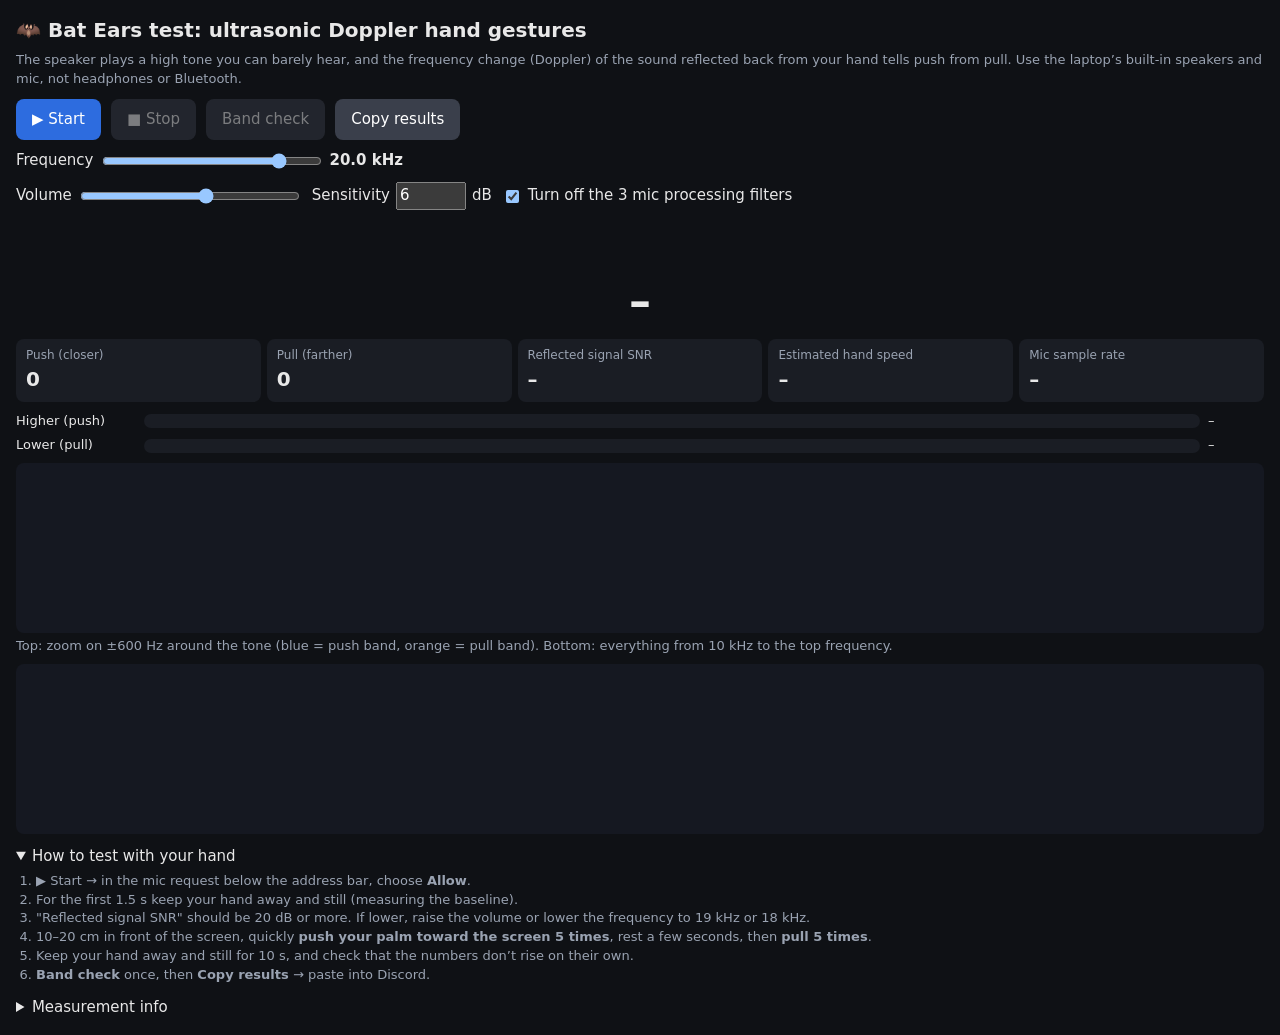
<file: web/batears.html>
<!doctype html>
<html lang="ko">
<head>
<meta charset="utf-8">
<meta name="viewport" content="width=device-width, initial-scale=1">
<title>Bat Ears test (alpha)</title>
<style>
  :root { color-scheme: dark; }
  * { box-sizing: border-box; }
  body { margin: 0; padding: 16px; font: 15px/1.45 system-ui, -apple-system, "Segoe UI", "Malgun Gothic", sans-serif; background: #0f1115; color: #e8e8e8; }
  h1 { font-size: 20px; margin: 0 0 6px; }
  .hint { color: #9aa3b2; font-size: 13px; margin: 4px 0; }
  .row { display: flex; flex-wrap: wrap; gap: 10px; align-items: center; margin: 10px 0; }
  button { font: inherit; padding: 10px 16px; border-radius: 8px; border: 0; background: #2d6cdf; color: #fff; cursor: pointer; }
  button.secondary { background: #3a3f4b; }
  button:disabled { opacity: .45; cursor: default; }
  label { display: inline-flex; gap: 6px; align-items: center; }
  input[type=range] { width: 220px; }
  input[type=number] { width: 70px; font: inherit; }
  #gesture { font-size: 44px; font-weight: 700; text-align: center; min-height: 64px; margin: 6px 0; }
  #gesture.push { color: #4fc3f7; }
  #gesture.pull { color: #ffb74d; }
  .stats { display: grid; grid-template-columns: repeat(auto-fit, minmax(130px, 1fr)); gap: 6px; }
  .stat { background: #1a1d24; padding: 8px 10px; border-radius: 8px; font-size: 12px; color: #9aa3b2; }
  .stat b { display: block; font-size: 20px; color: #e8e8e8; }
  .bars { display: grid; grid-template-columns: 120px 1fr 56px; gap: 6px 8px; align-items: center; margin-top: 10px; font-size: 13px; }
  .bar { height: 14px; background: #1a1d24; border-radius: 7px; overflow: hidden; }
  .bar > div { height: 100%; width: 0; }
  canvas { width: 100%; height: 170px; background: #151821; border-radius: 8px; display: block; margin-top: 8px; }
  #warn { color: #ff8a80; min-height: 1.4em; margin: 4px 0; }
  #settings { font-size: 13px; color: #c8cdd6; min-height: 1.4em; }
  pre, textarea { width: 100%; white-space: pre-wrap; word-break: break-all; background: #151821; color: #c8cdd6; padding: 8px; border-radius: 8px; border: 0; font: 12px/1.4 ui-monospace, Consolas, monospace; }
  details { margin-top: 12px; }
  summary { cursor: pointer; }
  ol { padding-left: 20px; }
</style>
</head>
<body>
<h1>🦇 Bat Ears test: ultrasonic Doppler hand gestures</h1>
<p class="hint">The speaker plays a high tone you can barely hear, and the frequency change (Doppler) of the sound reflected back from your hand tells push from pull. Use the laptop’s built-in speakers and mic, not headphones or Bluetooth.</p>

<div class="row">
  <button id="start">▶ Start</button>
  <button id="stop" class="secondary" disabled>■ Stop</button>
  <button id="check" class="secondary" disabled>Band check</button>
  <button id="copy" class="secondary">Copy results</button>
</div>
<div class="row">
  <label>Frequency <input id="freq" type="range" min="15000" max="21000" step="100" value="20000"> <b id="freqLabel">20.0 kHz</b></label>
</div>
<div class="row">
  <label>Volume <input id="vol" type="range" min="0.05" max="1" step="0.05" value="0.6"></label>
  <label>Sensitivity <input id="th" type="number" value="6" min="2" max="20" step="0.5"> dB</label>
  <label><input id="raw" type="checkbox" checked> Turn off the 3 mic processing filters</label>
</div>
<div id="settings"></div>
<div id="warn"></div>

<div id="gesture">–</div>
<div class="stats">
  <div class="stat">Push (closer)<b id="nPush">0</b></div>
  <div class="stat">Pull (farther)<b id="nPull">0</b></div>
  <div class="stat">Reflected signal SNR<b id="snr">–</b></div>
  <div class="stat">Estimated hand speed<b id="vel">–</b></div>
  <div class="stat">Mic sample rate<b id="sr">–</b></div>
</div>
<div class="bars">
  <span>Higher (push)</span><div class="bar"><div id="barUp" style="background:#4fc3f7"></div></div><span id="vUp">–</span>
  <span>Lower (pull)</span><div class="bar"><div id="barDown" style="background:#ffb74d"></div></div><span id="vDown">–</span>
</div>
<canvas id="zoom"></canvas>
<p class="hint">Top: zoom on ±600 Hz around the tone (blue = push band, orange = pull band). Bottom: everything from 10 kHz to the top frequency.</p>
<canvas id="wide"></canvas>

<details open>
  <summary>How to test with your hand</summary>
  <ol class="hint">
    <li>▶ Start → in the mic request below the address bar, choose <b>Allow</b>.</li>
    <li>For the first 1.5 s keep your hand away and still (measuring the baseline).</li>
    <li>"Reflected signal SNR" should be 20 dB or more. If lower, raise the volume or lower the frequency to 19 kHz or 18 kHz.</li>
    <li>10–20 cm in front of the screen, quickly <b>push your palm toward the screen 5 times</b>, rest a few seconds, then <b>pull 5 times</b>.</li>
    <li>Keep your hand away and still for 10 s, and check that the numbers don’t rise on their own.</li>
    <li><b>Band check</b> once, then <b>Copy results</b> → paste into Discord.</li>
  </ol>
</details>
<details>
  <summary>Measurement info</summary>
  <pre id="info">–</pre>
  <textarea id="out" rows="4" placeholder="If copying fails, the results appear here"></textarea>
</details>

<script>
'use strict';
const $ = (id) => document.getElementById(id);
const params = new URLSearchParams(location.search);
const sleep = (ms) => new Promise((r) => setTimeout(r, ms));
const C = 343;                              // speed of sound, m/s
const GUARD_HZ = 25;                        // skip the carrier's own skirt
const BAND_HZ = 300;                        // Doppler window on each side
const NOISE_NEAR = 600, NOISE_FAR = 1200;   // reference band for SNR

const st = {
  ctx: null, osc: null, gain: null, stream: null, analyser: null, data: null,
  raf: 0, running: false, tone: false, busy: false, raw: true,
  f0: 20000, binHz: 0, G: 0, W: 0,
  calibUntil: 0, calib: null, base: null,
  cand: null, candFrames: 0, lastFire: 0, clearAt: 0,
  counts: { push: 0, pull: 0 }, agg: null, events: [],
  startInfo: null, lastCheck: null, lastSummary: null,
};

const dbv = (a, k) => (k >= 0 && k < a.length && Number.isFinite(a[k])) ? a[k] : -200;
const lin = (db) => Math.pow(10, db / 10);
function median(vals) { if (!vals.length) return NaN; const s = Float64Array.from(vals).sort(); return s[s.length >> 1]; }
function warn(msg, auto) { const w = $('warn'); w.textContent = msg; w.dataset.auto = auto ? '1' : ''; }
function log(obj) { console.log('BATEARS ' + JSON.stringify(obj)); }

function peakNear(a, k0, span) {
  let kp = k0, best = -Infinity;
  for (let k = k0 - span; k <= k0 + span; k++) { const v = dbv(a, k); if (v > best) { best = v; kp = k; } }
  return kp;
}

function localNoise(a, kp, binHz) {
  const near = Math.ceil(NOISE_NEAR / binHz), far = Math.ceil(NOISE_FAR / binHz), vals = [];
  for (let k = kp - far; k <= kp - near; k++) { const v = dbv(a, k); if (v > -199) vals.push(v); }
  for (let k = kp + near; k <= kp + far; k++) { const v = dbv(a, k); if (v > -199) vals.push(v); }
  return median(vals);
}

// Carrier level, noise floor, and energy just above / below the carrier (relative to the carrier).
function measure(a, f0) {
  const { binHz, G, W } = st;
  const kp = peakNear(a, Math.round(f0 / binHz), 3);
  const carrier = dbv(a, kp), noise = localNoise(a, kp, binHz);
  let upL = 0, dnL = 0, num = 0, den = 0;
  for (let i = G; i <= W; i++) {
    const pu = lin(dbv(a, kp + i)), pd = lin(dbv(a, kp - i));
    upL += pu; dnL += pd; num += i * binHz * (pu - pd); den += pu + pd;
  }
  const cL = lin(carrier);
  return {
    kp, carrier, noise, snr: carrier - noise,
    up: 10 * Math.log10(upL / cL), down: 10 * Math.log10(dnL / cL),
    centroid: den > 0 ? num / den : 0,
  };
}

async function start(opt = {}) {
  if (st.running) return true;
  const f0 = Number(opt.freq ?? $('freq').value);
  const raw = opt.raw ?? $('raw').checked;
  warn('');
  if (!navigator.mediaDevices || !navigator.mediaDevices.getUserMedia) {
    warn('This browser can’t use the microphone. Please open it in Chrome.');
    return false;
  }
  const ctx = new AudioContext({ latencyHint: 'interactive' });
  try { await ctx.resume(); } catch (_) { /* ignore */ }
  const audio = { echoCancellation: !raw, noiseSuppression: !raw, autoGainControl: !raw, channelCount: { ideal: 1 } };
  let stream;
  try {
    stream = await navigator.mediaDevices.getUserMedia({ audio, video: false });
  } catch (e) {
    warn('Can’t open the microphone (' + e.name + '). Click the icon left of the address bar → allow the microphone, then reload.');
    log({ type: 'error', name: e.name, msg: e.message });
    try { await ctx.close(); } catch (_) { /* ignore */ }
    return false;
  }
  const track = stream.getAudioTracks()[0];
  const analyser = ctx.createAnalyser();
  analyser.fftSize = Number(params.get('fft') || 8192);
  analyser.smoothingTimeConstant = 0.2;
  ctx.createMediaStreamSource(stream).connect(analyser);
  const osc = ctx.createOscillator();
  osc.type = 'sine';
  osc.frequency.value = f0;
  const gain = ctx.createGain();
  gain.gain.value = 0;
  osc.connect(gain).connect(ctx.destination);
  osc.start();
  const binHz = ctx.sampleRate / analyser.fftSize;
  Object.assign(st, {
    ctx, osc, gain, stream, analyser, data: new Float32Array(analyser.frequencyBinCount),
    running: true, tone: false, busy: false, raw, f0, binHz,
    G: Math.ceil(GUARD_HZ / binHz), W: Math.floor(BAND_HZ / binHz),
    base: null, cand: null, candFrames: 0, lastFire: 0, clearAt: 0,
    counts: { push: 0, pull: 0 }, events: [], lastSummary: null,
    agg: { frames: 0, snrSum: 0, snrMin: Infinity, carrierSum: 0, noiseSum: 0, maxUp: -Infinity, maxDown: -Infinity },
  });
  const s = track.getSettings();
  st.startInfo = {
    f0, raw, ctxRate: ctx.sampleRate, micRate: s.sampleRate, ec: s.echoCancellation, ns: s.noiseSuppression,
    agc: s.autoGainControl, ch: s.channelCount, fft: analyser.fftSize, binHz: +binHz.toFixed(2), mic: track.label,
  };
  showSettings(s, ctx.sampleRate);
  $('info').textContent = JSON.stringify(st.startInfo, null, 2);
  log({ type: 'start', ...st.startInfo });
  $('nPush').textContent = '0';
  $('nPull').textContent = '0';
  $('start').disabled = true; $('stop').disabled = false; $('check').disabled = false;
  if (opt.toneOn !== false) setTone(true);
  st.raf = requestAnimationFrame(loop);
  return true;
}

function showSettings(s, ctxRate) {
  const mark = (v) => (v === false ? '✅ off' : v === true ? '⚠️ on' : '? unknown');
  $('settings').textContent = `Mic ${s.sampleRate ? s.sampleRate + 'Hz' : '?'} · processing ${ctxRate}Hz · echo cancellation ${mark(s.echoCancellation)} · noise suppression ${mark(s.noiseSuppression)} · auto gain ${mark(s.autoGainControl)}`;
  $('sr').textContent = (s.sampleRate || ctxRate) + ' Hz';
  if (s.sampleRate && s.sampleRate < 40000) {
    warn(`The mic runs at ${s.sampleRate}Hz, so it can’t hear above ${s.sampleRate / 2}Hz. Pick another mic, or set the mic format to 48000 Hz in Windows Sound settings.`);
  }
}

function setTone(on, f) {
  const { ctx, gain, osc } = st;
  if (!ctx) return;
  const t = ctx.currentTime;
  if (f) { st.f0 = f; osc.frequency.setValueAtTime(f, t); }
  gain.gain.cancelScheduledValues(t);
  gain.gain.setTargetAtTime(on ? Number($('vol').value) : 0, t, 0.03);
  st.tone = on;
  if (on) { st.calibUntil = performance.now() + 1500; st.calib = { n: 0, up: 0, down: 0 }; st.base = null; }
}

async function stop() {
  if (!st.running) return null;
  setTone(false);
  st.running = false;
  cancelAnimationFrame(st.raf);
  await sleep(150);
  try { st.osc.stop(); } catch (_) { /* ignore */ }
  st.stream.getTracks().forEach((t) => t.stop());
  try { await st.ctx.close(); } catch (_) { /* ignore */ }
  st.ctx = null;
  const s = summarize();
  st.lastSummary = s;
  log({ type: 'stop', ...s });
  $('start').disabled = false; $('stop').disabled = true; $('check').disabled = true;
  return s;
}

function summarize() {
  const a = st.agg;
  const out = { push: st.counts.push, pull: st.counts.pull };
  if (a && a.frames) {
    Object.assign(out, {
      frames: a.frames, snrAvg: +(a.snrSum / a.frames).toFixed(1), snrMin: +a.snrMin.toFixed(1),
      carrierDb: +(a.carrierSum / a.frames).toFixed(1), noiseDb: +(a.noiseSum / a.frames).toFixed(1),
      maxUp: +a.maxUp.toFixed(1), maxDown: +a.maxDown.toFixed(1),
    });
  }
  return out;
}

function loop() {
  if (!st.running) return;
  st.raf = requestAnimationFrame(loop);
  if (st.busy) return;
  st.analyser.getFloatFrequencyData(st.data);
  const m = measure(st.data, st.f0);
  const now = performance.now();
  let dUp = 0, dDown = 0;
  if (st.tone) {
    if (now < st.calibUntil) {
      if (Number.isFinite(m.up) && Number.isFinite(m.down)) { st.calib.n++; st.calib.up += m.up; st.calib.down += m.down; }
    } else {
      if (!st.base && st.calib.n) st.base = { up: st.calib.up / st.calib.n, down: st.calib.down / st.calib.n };
      if (st.base) {
        dUp = m.up - st.base.up;
        dDown = m.down - st.base.down;
        detect(m, dUp, dDown, now);
        if (Number.isFinite(m.snr)) {
          const a = st.agg;
          a.frames++; a.snrSum += m.snr; a.snrMin = Math.min(a.snrMin, m.snr);
          a.carrierSum += m.carrier; a.noiseSum += m.noise;
          a.maxUp = Math.max(a.maxUp, dUp); a.maxDown = Math.max(a.maxDown, dDown);
        }
      }
    }
  }
  render(m, dUp, dDown, now);
}

// Push = hand moving toward the laptop = reflected tone shifts up. Pull = shifts down.
function detect(m, dUp, dDown, now) {
  if (!(m.snr >= 15)) { st.cand = null; st.candFrames = 0; return; }
  const th = Number($('th').value) || 6, margin = 3;
  let c = null;
  if (dUp > th && dUp - dDown > margin) c = 'push';
  else if (dDown > th && dDown - dUp > margin) c = 'pull';
  if (c && c === st.cand) st.candFrames++;
  else { st.cand = c; st.candFrames = c ? 1 : 0; }
  if (c && st.candFrames >= 2 && now - st.lastFire > 450) {
    st.lastFire = now;
    st.counts[c]++;
    $(c === 'push' ? 'nPush' : 'nPull').textContent = st.counts[c];
    const g = $('gesture');
    g.textContent = c === 'push' ? 'Push ⟶' : '⟵ Pull';
    g.className = c;
    st.clearAt = now + 700;
    const ev = {
      kind: c, t: +(now / 1000).toFixed(2), dUp: +dUp.toFixed(1), dDown: +dDown.toFixed(1),
      snr: +m.snr.toFixed(0), v: +(m.centroid * C / (2 * st.f0)).toFixed(2),
    };
    st.events.push(ev);
    log({ type: 'gesture', ...ev });
  }
  if (!c && st.base) {
    st.base.up += (m.up - st.base.up) * 0.01;
    st.base.down += (m.down - st.base.down) * 0.01;
  }
}

function render(m, dUp, dDown, now) {
  $('snr').textContent = Number.isFinite(m.snr) ? m.snr.toFixed(0) + ' dB' : '–';
  const v = m.centroid * C / (2 * st.f0);
  $('vel').textContent = (dUp > 3 || dDown > 3) ? (v >= 0 ? '+' : '') + v.toFixed(2) + ' m/s' : '–';
  const pct = (d) => Math.max(0, Math.min(100, d * 5)) + '%';
  $('barUp').style.width = pct(dUp);
  $('barDown').style.width = pct(dDown);
  $('vUp').textContent = st.base ? dUp.toFixed(1) : '…';
  $('vDown').textContent = st.base ? dDown.toFixed(1) : '…';
  const g = $('gesture');
  if (st.tone && now < st.calibUntil) { g.textContent = 'Measuring baseline… hand away'; g.className = ''; }
  else if (g.textContent.startsWith('Baseline')) g.textContent = '–';
  if (st.clearAt && now > st.clearAt) { g.textContent = '–'; g.className = ''; st.clearAt = 0; }
  if (st.tone && now > st.calibUntil && !(m.snr >= 15)) {
    warn('The reflected signal is weak (SNR below 15 dB). Turn the volume up, unplug headphones, or try a lower frequency.', true);
  } else if ($('warn').dataset.auto === '1') warn('');
  drawZoom(m);
  drawWide();
}

function fit(c) {
  const dpr = window.devicePixelRatio || 1;
  const w = Math.round(c.clientWidth * dpr), h = Math.round(c.clientHeight * dpr);
  if (c.width !== w || c.height !== h) { c.width = w; c.height = h; }
  const g = c.getContext('2d');
  g.setTransform(dpr, 0, 0, dpr, 0, 0);
  return [g, c.clientWidth, c.clientHeight];
}

function drawZoom(m) {
  const [g, W, H] = fit($('zoom'));
  const a = st.data, span = Math.ceil(600 / st.binHz), k1 = m.kp - span, k2 = m.kp + span;
  const carrier = m.carrier > -199 ? m.carrier : -60;
  const noise = Number.isFinite(m.noise) ? m.noise : -140;
  const top = carrier + 5, bot = Math.min(noise - 15, top - 50);
  const x = (k) => (k - k1) / (k2 - k1) * W;
  const y = (db) => Math.max(0, Math.min(H, (top - db) / (top - bot) * H));
  g.clearRect(0, 0, W, H);
  g.fillStyle = 'rgba(79,195,247,.16)';
  g.fillRect(x(m.kp + st.G), 0, x(m.kp + st.W) - x(m.kp + st.G), H);
  g.fillStyle = 'rgba(255,183,77,.16)';
  g.fillRect(x(m.kp - st.W), 0, x(m.kp - st.G) - x(m.kp - st.W), H);
  g.strokeStyle = '#7fe0c8';
  g.lineWidth = 1.5;
  g.beginPath();
  for (let k = k1; k <= k2; k++) { const px = x(k), py = y(dbv(a, k)); if (k === k1) g.moveTo(px, py); else g.lineTo(px, py); }
  g.stroke();
  g.fillStyle = '#9aa3b2';
  g.font = '12px system-ui';
  g.fillText(`${(m.kp * st.binHz / 1000).toFixed(2)} kHz ±600 Hz`, 8, 16);
}

function drawWide() {
  const [g, W, H] = fit($('wide'));
  const a = st.data, nyq = st.ctx.sampleRate / 2;
  const k1 = Math.floor(10000 / st.binHz), k2 = a.length - 1, top = -20, bot = -150;
  const x = (k) => (k - k1) / (k2 - k1) * W;
  const y = (db) => Math.max(0, Math.min(H, (top - db) / (top - bot) * H));
  g.clearRect(0, 0, W, H);
  g.strokeStyle = '#2a2f3a';
  g.fillStyle = '#9aa3b2';
  g.font = '11px system-ui';
  g.lineWidth = 1;
  for (let f = 10000; f <= nyq; f += 2000) {
    const px = x(f / st.binHz);
    g.beginPath(); g.moveTo(px, 0); g.lineTo(px, H); g.stroke();
    g.fillText(f / 1000 + 'k', px + 2, H - 4);
  }
  g.strokeStyle = '#ff7043';
  const fx = x(st.f0 / st.binHz);
  g.beginPath(); g.moveTo(fx, 0); g.lineTo(fx, H); g.stroke();
  g.strokeStyle = '#c8cdd6';
  g.beginPath();
  for (let k = k1; k <= k2; k++) { const px = x(k), py = y(dbv(a, k)); if (k === k1) g.moveTo(px, py); else g.lineTo(px, py); }
  g.stroke();
}

async function grab(ms) {
  const n = st.analyser.frequencyBinCount, acc = new Float64Array(n), tmp = new Float32Array(n);
  let frames = 0;
  const end = performance.now() + ms;
  while (performance.now() < end) {
    st.analyser.getFloatFrequencyData(tmp);
    for (let k = 0; k < n; k++) acc[k] += lin(Number.isFinite(tmp[k]) ? tmp[k] : -200);
    frames++;
    await sleep(30);
  }
  const out = new Float32Array(n);
  for (let k = 0; k < n; k++) out[k] = 10 * Math.log10(acc[k] / Math.max(1, frames));
  return out;
}

// Short sweep: how strongly each frequency comes back through this speaker + mic + browser.
async function bandCheck() {
  if (!st.running || st.busy) return null;
  st.busy = true;
  $('check').disabled = true;
  $('gesture').textContent = 'Checking bands…';
  $('gesture').className = '';
  const keepF = st.f0, keepTone = st.tone, nyq = st.ctx.sampleRate / 2;
  setTone(false);
  await sleep(250);
  const steps = [15000, 16000, 17000, 18000, 19000, 19500, 20000, 20500, 21000, 21500, 22000, 23000].filter((f) => f <= nyq - 500);
  const sweep = [];
  for (const f of steps) {
    setTone(true, f);
    await sleep(220);
    const spec = await grab(260);
    setTone(false);
    await sleep(60);
    const kp = peakNear(spec, Math.round(f / st.binHz), 3);
    const peak = dbv(spec, kp), noise = localNoise(spec, kp, st.binHz);
    sweep.push({ f, snr: +(peak - noise).toFixed(1), peak: +peak.toFixed(1) });
  }
  setTone(keepTone, keepF);
  st.busy = false;
  $('check').disabled = false;
  $('gesture').textContent = '–';
  st.lastCheck = sweep;
  log({ type: 'bandcheck', sweep });
  $('info').textContent = JSON.stringify(st.startInfo, null, 2) + '\n\nBand check (frequency: SNR)\n' +
    sweep.map((s) => `${(s.f / 1000).toFixed(1)}kHz: ${s.snr} dB`).join('\n');
  return sweep;
}

function report() {
  return {
    page: 'batears-alpha-v1', at: new Date().toISOString(), info: st.startInfo,
    summary: st.running ? summarize() : (st.lastSummary || summarize()),
    bandCheck: st.lastCheck, events: st.events.slice(-12),
    ua: navigator.userAgent.replace(/^Mozilla\/5\.0 /, ''),
  };
}

$('start').onclick = () => start();
$('stop').onclick = () => stop();
$('check').onclick = () => bandCheck();
$('copy').onclick = async () => {
  const text = JSON.stringify(report());
  $('out').value = text;
  try {
    await navigator.clipboard.writeText(text);
    $('copy').textContent = 'Copied ✓';
    setTimeout(() => { $('copy').textContent = 'Copy results'; }, 1500);
  } catch (_) {
    $('out').closest('details').open = true;
    $('out').select();
  }
};
$('freq').oninput = () => {
  const f = Number($('freq').value);
  $('freqLabel').textContent = (f / 1000).toFixed(1) + ' kHz';
  if (st.running && !st.busy) setTone(st.tone, f);
};
$('vol').oninput = () => {
  if (st.ctx && st.tone) st.gain.gain.setTargetAtTime(Number($('vol').value), st.ctx.currentTime, 0.03);
};
$('raw').onchange = () => { if (st.running) warn('Calibration settings apply after you stop and start again.'); };

// Unattended self-test: ?auto=1&secs=8&sweep=1
async function auto() {
  const f0 = Number(params.get('freq') || 20000);
  $('freq').value = f0;
  $('freqLabel').textContent = (f0 / 1000).toFixed(1) + ' kHz';
  const ok = await start({ freq: f0, raw: params.get('raw') !== '0' });
  if (!ok) { log({ type: 'auto', ok: false }); document.title = 'DONE'; return; }
  await sleep(Number(params.get('secs') || 8) * 1000);
  if (params.get('sweep') === '1') await bandCheck();
  const s = await stop();
  log({ type: 'auto', ok: true, summary: s, events: st.events, check: st.lastCheck });
  document.title = 'DONE';
}
if (params.get('auto') === '1') auto();
</script>
</body>
</html>
</file>
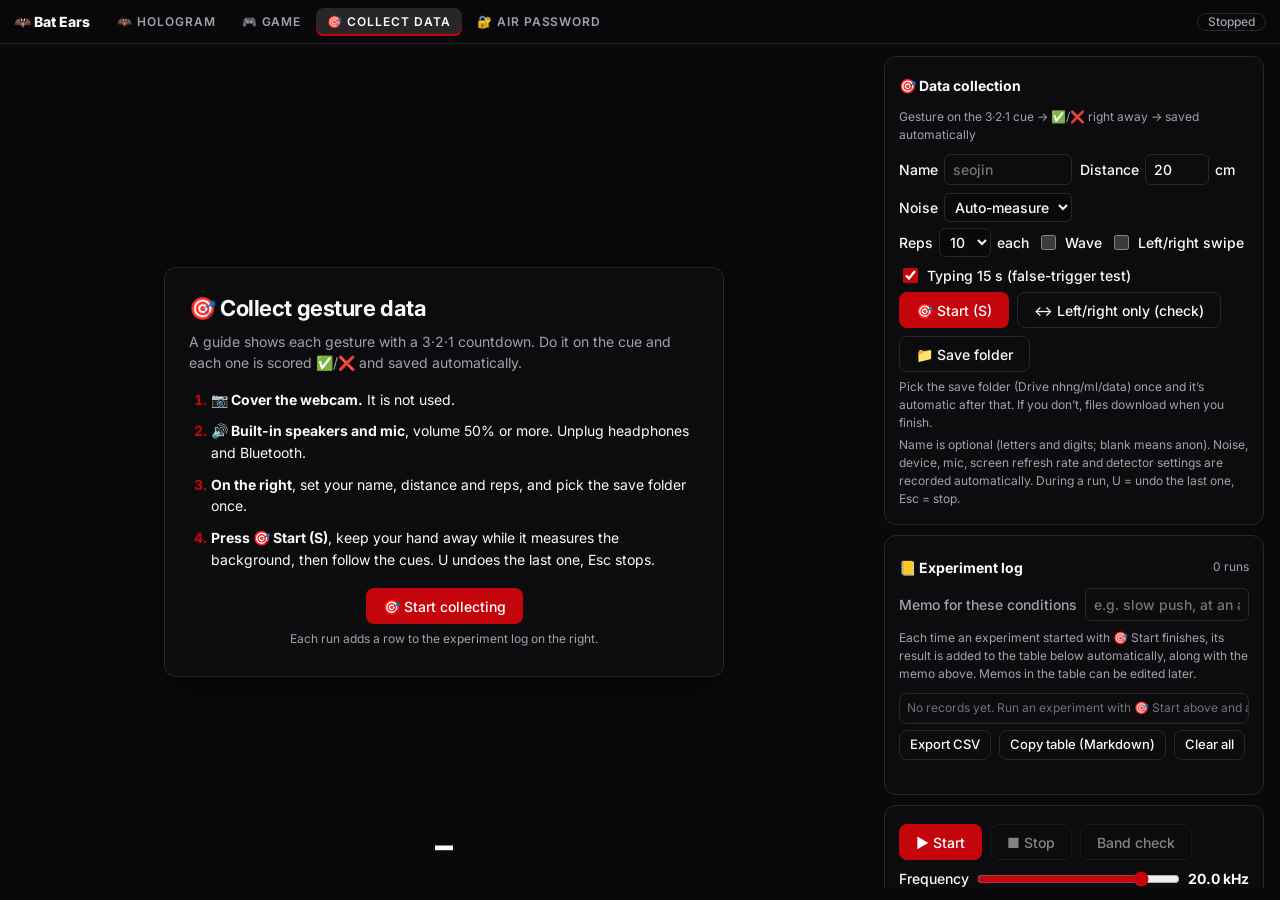
<file: web/collect.html>
<!doctype html>
<html lang="ko">
<head>
<meta charset="utf-8">
<meta name="viewport" content="width=device-width, initial-scale=1">
<title>Bat Ears | Collect data</title>
<link rel="preconnect" href="https://fonts.googleapis.com">
<link rel="stylesheet" href="https://fonts.googleapis.com/css2?family=Inter:wght@400;500;600;700;800&display=swap">
<link rel="stylesheet" href="style.css?v=20261115135402">
</head>
<body class="page-collect">
<script src="sitenav.js?v=20261115135402"></script>
<div id="status" class="chip" data-nav-slot>Idle</div>

<main>
  <section class="stage">
    <div class="tabs only-game">
      <button id="tabGame" class="tab sel">🎮 Game</button>
      <a href="experiment-live.html" class="tab lab-only" style="text-decoration:none;display:inline-flex;align-items:center">🧪 Free experiment mode</a>
      <button id="tabSonar" class="tab lab-only">🛰️ Sonar view</button>
      <button id="tabSpeed" class="tab lab-only">🎯 Speed gun</button>
      <button id="tabLR" class="tab lab-only">↔ Left/right test</button>
      <button id="presentBtn" class="tab">⛶ Presentation mode</button>
      <button id="camBtn" class="tab lab-only" hidden>📷 Compare with real hand</button>
    </div>
    <canvas id="game" class="only-game"></canvas>
    <canvas id="sonar" hidden></canvas>
    <div id="speed" class="speedgun" hidden></div>
    <div id="lr" class="lrtest" hidden></div>
    <form id="nameBox" class="namebox" hidden>
      <b id="nameTitle">🏆 You made the leaderboard!</b>
      <div class="row center">
        <input id="nameInput" maxlength="12" placeholder="Name (up to 12 characters)" autocomplete="off">
        <button type="submit">Save</button>
        <button type="button" id="nameSkip" class="secondary">Skip</button>
      </div>
    </form>
    <div id="camBox" hidden><video id="cam" autoplay muted playsinline></video><span>📷 Real hand (for comparison)</span></div>
    <div id="gesture">–</div>
    <div class="collect-start only-collect">
      <div class="panel">
        <h2>🎯 Collect gesture data</h2>
        <p class="lead">A guide shows each gesture with a 3·2·1 countdown. Do it on the cue and each one is scored ✅/❌ and saved automatically.</p>
        <ol class="steps">
          <li><b>📷 Cover the webcam.</b> It is not used.</li>
          <li><b>🔊 Built-in speakers and mic</b>, volume 50% or more. Unplug headphones and Bluetooth.</li>
          <li><b>On the right</b>, set your name, distance and reps, and pick the save folder once.</li>
          <li><b>Press 🎯 Start (S)</b>, keep your hand away while it measures the background, then follow the cues. U undoes the last one, Esc stops.</li>
        </ol>
        <div class="row center"><button type="button" onclick="document.getElementById('collect').click()">🎯 Start collecting</button></div>
        <p class="hint center">Each run adds a row to the experiment log on the right.</p>
      </div>
    </div>

    <div id="intro" class="overlay only-game">
      <div class="panel" id="introSteps">
        <h2>🦇 Push meteors away with your hand</h2>
        <p class="lead">No camera: it senses your hand from the echo of an inaudible 20 kHz tone played by the laptop speakers.</p>
        <ol class="steps">
          <li><b>📷 Please cover the webcam.</b>  A sticky note or a finger will do. The camera isn’t used at all.
            <label class="check"><input id="camCovered" type="checkbox"> Covered</label></li>
          <li><b>🔊 Built-in speakers and mic</b> only, volume 50% or more. Unplug headphones and Bluetooth.</li>
          <li><b>✋ When you press Start</b>  allow the microphone, then keep your hand away from the screen for 1.5 s while it measures the background sound.</li>
          <li><b>🎮 10–20 cm in front of the screen</b>, push your palm to blast a meteor 💥, pull to grab a star ⭐, wave for a shockwave 〰 (8 s recharge).</li>
        </ol>
        <div class="row center">
          <button id="introStart">▶ Turn on the mic and start</button>
          <button id="introKeys" class="secondary">⌨ Try with the keyboard only</button>
        </div>
        <p class="hint center">Keyboard: ↑ push · ↓ pull · W wave · M mute</p>
      </div>
      <div class="panel" id="introCal" hidden>
        <h2>✋ Please move your hand away</h2>
        <p class="lead">Quietly measuring the baseline…</p>
        <div class="progress"><div id="calBar"></div></div>
      </div>
    </div>
  </section>

  <aside>
    <div class="card only-collect">
      <div class="row"><b>🎯 Data collection</b><span class="hint">Gesture on the 3·2·1 cue → ✅/❌ right away → saved automatically</span></div>
      <div class="row">
        <label>Name <input id="who" type="text" maxlength="16" size="8" placeholder="seojin"></label>
        <label>Distance <input id="dist" type="number" min="1" max="150" step="1" value="20" style="width:64px">cm</label>
        <label>Noise <select id="noise"><option value="auto" selected>Auto-measure</option><option value="quiet">Quiet</option><option value="noisy">Noisy</option></select></label>
      </div>
      <div class="row">
        <label>Reps <select id="perGesture"><option>5</option><option selected>10</option><option>20</option></select> each</label>
        <label><input id="incWave" type="checkbox"> Wave</label>
        <label><input id="incSwipe" type="checkbox"> Left/right swipe</label>
        <label><input id="incTyping" type="checkbox" checked> Typing 15 s (false-trigger test)</label>
      </div>
      <div class="row">
        <button id="collect">🎯 Start (S)</button>
        <button id="collectLR" class="secondary" title="6 swipes each way + 5 pushes and 5 pulls: checks and learns whether left/right works right here (stereo, redo each time you sit down)">↔ Left/right only (check)</button>
        <button id="pickDir" class="secondary">📁 Save folder</button>
      </div>
      <div id="saveStatus" class="hint">Pick the save folder (Drive nhng/ml/data) once and it’s automatic after that. If you don’t, files download when you finish.</div>
      <p class="hint">Name is optional (letters and digits; blank means anon). Noise, device, mic, screen refresh rate and detector settings are recorded automatically. During a run, U = undo the last one, Esc = stop.</p>
    </div>

    <div class="card only-collect" id="explog"></div>

    <div class="card">
      <div class="row">
        <button id="start">▶ Start</button>
        <button id="stop" class="secondary" disabled>■ Stop</button>
        <button id="check" class="secondary" disabled>Band check</button>
      </div>
      <label class="wide">Frequency <input id="freq" type="range" min="15000" max="21000" step="100" value="20000"> <b id="freqLabel">20.0 kHz</b></label>
      <label class="wide">Volume <input id="vol" type="range" min="0.05" max="1" step="0.05" value="0.6"></label>
      <div class="row">
        <label>Sensitivity <input id="th" type="number" value="6" min="2" max="20" step="0.5"> dB</label>
        <label><input id="raw" type="checkbox" checked> Turn off the 3 mic processing filters</label>
      </div>
      <label><input id="stereo" type="checkbox"> Left/right swipe (stereo · experimental): 18 kHz left, 19.5 kHz right</label>
      <div id="settings" class="hint"></div>
      <div id="warn"></div>
    </div>

    <div class="card stats">
      <div class="stat">Push<b id="nPush">0</b></div>
      <div class="stat">Pull<b id="nPull">0</b></div>
      <div class="stat">SNR<b id="snr">–</b></div>
      <div class="stat">Hand speed<b id="vel">–</b></div>
    </div>

    <div class="card">
      <div class="bars">
        <span>Higher (push)</span><div class="bar"><div id="barUp" class="up"></div></div><span id="vUp">–</span>
        <span>Lower (pull)</span><div class="bar"><div id="barDown" class="down"></div></div><span id="vDown">–</span>
      </div>
      <canvas id="zoom" class="spec"></canvas>
      <canvas id="wide" class="spec"></canvas>
      <p class="hint">Top: ±600 Hz around the tone (blue = push, orange = pull). Bottom: everything above 10 kHz.</p>
    </div>

    <div class="card only-game">
      <div class="row between">
        <b>🏆 Leaderboard</b>
        <span class="row">
          <button id="mute" class="secondary small">🔊 Sound effects</button>
          <button id="resetScores" class="secondary small">Clear</button>
        </span>
      </div>
      <ol id="scores" class="scores"></ol>
    </div>

    <details class="card only-collect" id="recBox">
      <summary>Data recording (for classification and experiments)</summary>
      <div class="row" id="labels"></div>
      <div class="row">
        <button id="rec" class="secondary">● Start recording</button>
        <button id="save" class="secondary">Save CSV</button>
        <button id="clear" class="secondary">Empty</button>
        <span id="recCount" class="hint">0 rows</span>
      </div>
      <p class="hint">Number keys 1–5 change the label (1 still, 2 push, 3 pull, 4 wave, 5 other). Pick the label first, then do that gesture.</p>
    </details>

    <details class="card only-game">
      <summary>How to use</summary>
      <ol class="hint">
        <li>Use the laptop’s built-in speakers and mic (no headphones or Bluetooth), volume 50% or more.</li>
        <li>▶ Start → allow the mic → keep your hand away for 1.5 s (baseline).</li>
        <li>10–20 cm in front of the screen, push your palm toward the screen to send a meteor flying. Pull to grab a star. Hit several quickly in a row for a combo multiplier.</li>
        <li>Wave your hand quickly back and forth for a shockwave (destroys every meteor on screen, 8 s recharge).</li>
        <li>'Left/right swipe' switched on, sweep your hand left or right to slice meteors on that side (the laptop needs speakers on both sides).</li>
        <li>To just watch the game without a mic, use the keyboard: ↑ (push), ↓ (pull), ← → (swipe), W (wave), M (mute sound effects). After touching a slider, click an empty spot once.</li>
      </ol>
    </details>
  </aside>
</main>

<script src="robust.js?v=20261115135402"></script>
<script src="swipe.js?v=20261115135402"></script>
<script src="wave.js?v=20261115135402"></script>
<script src="iq.js?v=20261115135402"></script>
<script src="dsp.js?v=20261115135402"></script>
<script src="recorder.js?v=20261115135402"></script>
<script src="game.js?v=20261115135402"></script>
<script src="coach.js?v=20261115135402"></script>
<script src="collect.js?v=20261115135402"></script>
<script src="sonar.js?v=20261115135402"></script>
<script src="speed.js?v=20261115135402"></script>
<script src="lr.js?v=20261115135402"></script>
<script src="explog.js?v=20261115135402"></script>
<script src="app.js?v=20261115135402"></script>
</body>
</html>
</file>
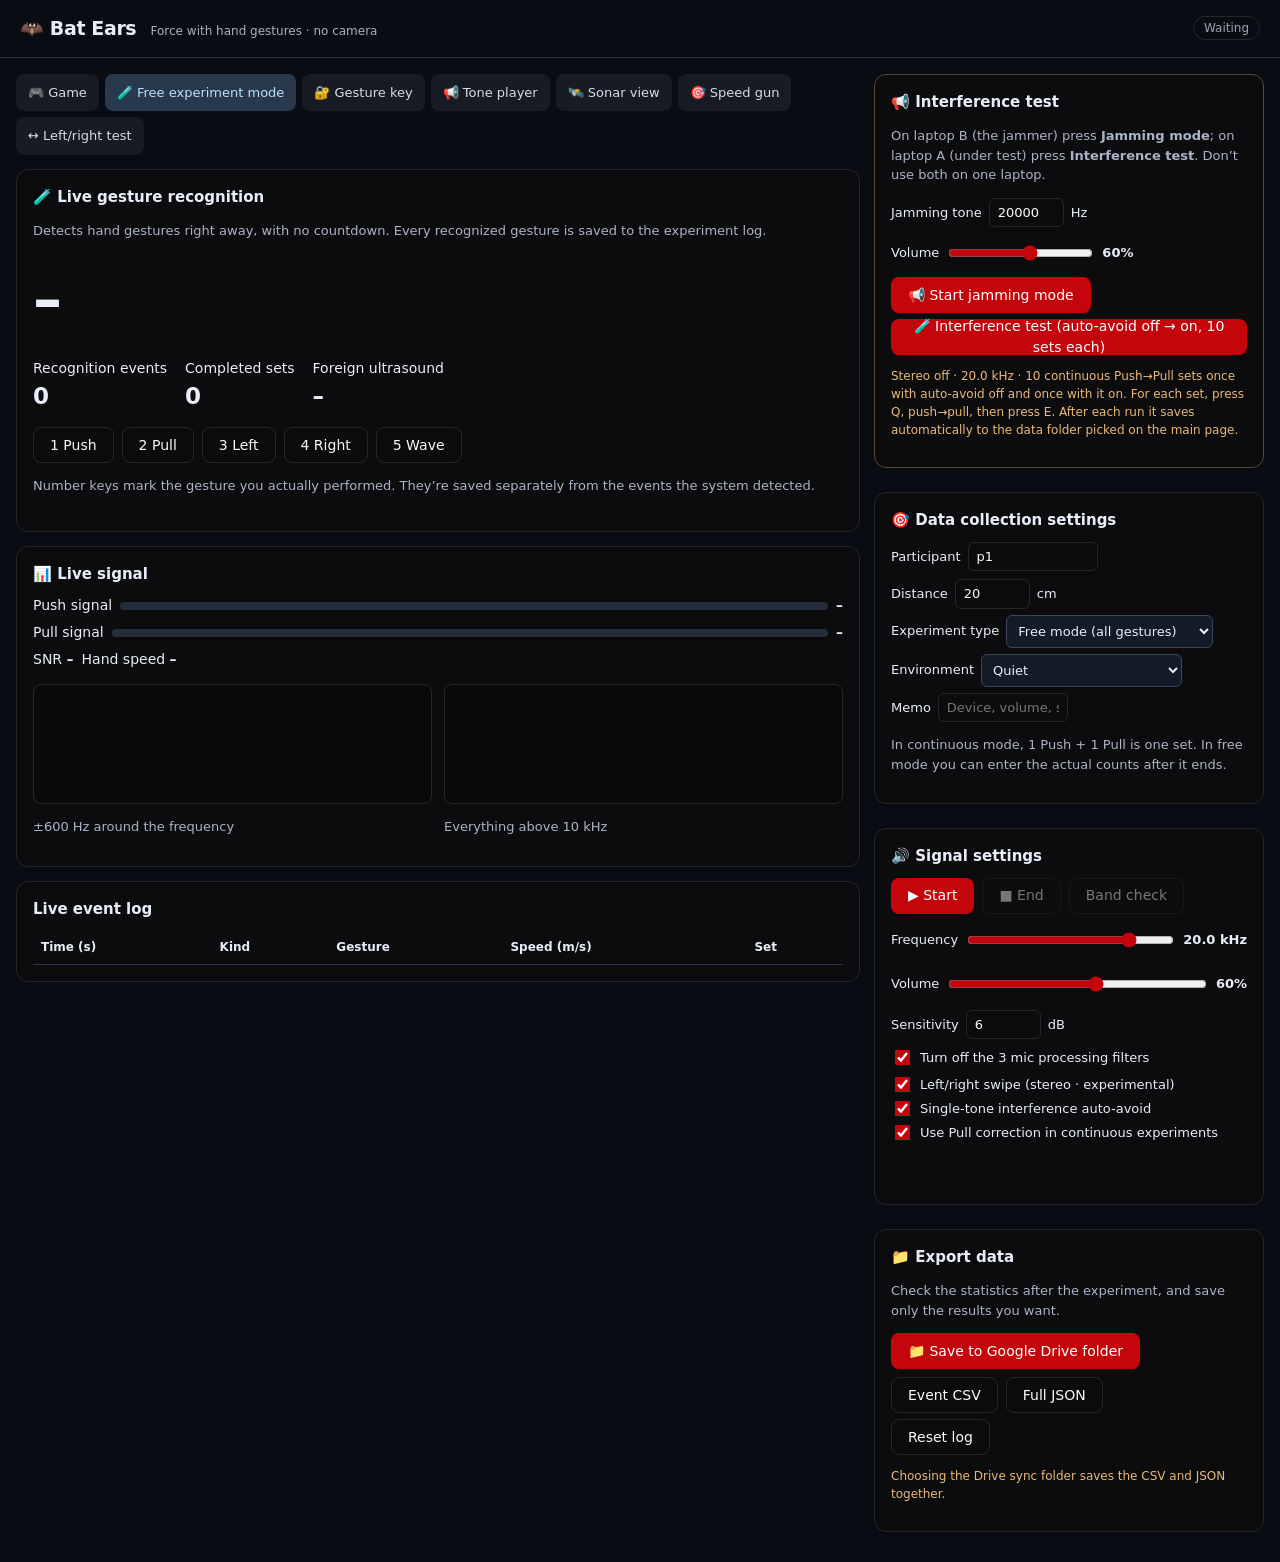
<file: web/experiment-live.html>
<!doctype html>
<html lang="ko"><head><meta charset="utf-8"><meta name="viewport" content="width=device-width,initial-scale=1">
<title>Bat Ears | Free Experiment Mode</title>
<link rel="stylesheet" href="style.css?v=20261115140629">
<style>
body{max-width:none;margin:0;padding:0;background:#090c13;color:#e8eef9;font-family:Inter,system-ui,sans-serif}
header{display:flex;justify-content:space-between;align-items:center;padding:14px 20px;border-bottom:1px solid #27303d}
header h1{margin:0;font-size:19px}
header span{font-size:12px;color:#a9b1c2;font-weight:400}
main{display:grid;grid-template-columns:minmax(0,1fr) 390px;gap:14px;padding:16px}
/* style.css fixes main's height and scrolls aside for the one-screen game page; these pages scroll as documents */
main{height:auto}aside{overflow:visible}.stage{height:auto}
.stage{min-width:0;min-height:700px}.tabs{position:static;transform:none;display:flex;gap:6px;flex-wrap:wrap;margin-bottom:14px}
.tabs a{padding:9px 12px;border-radius:8px;background:#171b24;color:#d7dce6;text-decoration:none;font-size:13px}
.tabs .sel{background:#28394e;color:#b9e1ff}
.card{margin-bottom:14px;padding:16px}
h3{margin:0 0 10px;font-size:15px}
p{color:#aab4c6;font-size:13px;line-height:1.5}
label{display:inline-flex;gap:7px;align-items:center;font-size:13px}
input,select{background:#141b28;color:#e8eef9;border:1px solid #39465c;border-radius:6px;padding:7px}
input[type=number]{width:75px}input[type=text]{width:130px}
button{cursor:pointer}button:disabled{opacity:.45}
#mode{max-width:210px}
#last{font-size:58px;font-weight:800;margin:15px 0}
#feed{max-height:330px;overflow:auto}
table{width:100%;border-collapse:collapse;font-size:12px}
td,th{padding:8px;border-bottom:1px solid #273448;text-align:left}
.kpi{display:flex;gap:18px;flex-wrap:wrap}.kpi b{font-size:23px;display:block}
#plotArea{display:grid;grid-template-columns:1fr 1fr;gap:12px}
.spec{width:100%;height:170px}
#barUp,#barDown{height:8px;min-width:0;background:#48a6f6}
#barDown{background:#f59b52}
.bar{height:8px;flex:1;background:#252d3d;border-radius:6px;overflow:hidden}
#saveStatus,.warn{color:#e9b879;font-size:12px}
#review{margin-top:14px}
#actualInputs{display:flex;flex-wrap:wrap;gap:12px}
.jam{font-size:40px;font-weight:800;color:#ff8a65;margin:10px 0}
#itestCard{border:1px solid #5b4630}
@media(max-width:950px){main{grid-template-columns:1fr}.stage{min-height:0}}
@media(max-width:600px){header{flex-wrap:wrap;gap:6px;padding:10px 12px}header h1{font-size:16px}header h1 span{display:block}main{padding:10px}.tabs{flex-wrap:nowrap;overflow-x:auto;-webkit-overflow-scrolling:touch}.tabs a{flex:0 0 auto}}
</style></head><body>
<header><h1>🦇 Bat Ears <span>Force with hand gestures · no camera</span></h1><span id="status" class="chip">Waiting</span></header>
<main>
<section class="stage">
<div class="tabs">
<a href="index.html">🎮 Game</a><a class="sel" href="experiment-live.html">🧪 Free experiment mode</a><a href="key.html">🔐 Gesture key</a><a href="tone.html">📢 Tone player</a><a href="index.html">🛰️ Sonar view</a><a href="index.html">🎯 Speed gun</a><a href="index.html">↔ Left/right test</a>
</div>
<div class="card"><h3>🧪 Live gesture recognition</h3><p>Detects hand gestures right away, with no countdown. Every recognized gesture is saved to the experiment log.</p>
<div id="last">–</div><div class="kpi"><div>Recognition events<b id="count">0</b></div><div>Completed sets<b id="pairs">0</b></div><div>Foreign ultrasound<b id="foreign">–</b></div></div>
<div class="row" style="margin-top:14px"><button class="secondary" data-mark="push">1 Push</button><button class="secondary" data-mark="pull">2 Pull</button><button class="secondary" data-mark="left">3 Left</button><button class="secondary" data-mark="right">4 Right</button><button class="secondary" data-mark="wave">5 Wave</button></div>
<p>Number keys mark the gesture you actually performed. They’re saved separately from the events the system detected.</p>
<div class="row"><button id="pairStart" class="secondary">Start set (Q)</button><button id="pairEnd" class="secondary" disabled>End set (E)</button></div>
</div>
<div class="card"><h3>📊 Live signal</h3>
<div class="row"><span>Push signal</span><div class="bar"><div id="barUp"></div></div><b id="vUp">–</b></div>
<div class="row"><span>Pull signal</span><div class="bar"><div id="barDown"></div></div><b id="vDown">–</b></div>
<div class="row"><span>SNR <b id="snr">–</b></span><span>Hand speed <b id="vel">–</b></span></div>
<div id="plotArea"><div><canvas id="zoom" class="spec"></canvas><p>±600 Hz around the frequency</p></div><div><canvas id="wide" class="spec"></canvas><p>Everything above 10 kHz</p></div></div></div>
<div class="card" id="review" hidden><h3>📊 Experiment results</h3><div id="stats"></div><div id="actualBox" hidden><p>Enter how many times you actually performed each gesture and press Done.</p><div id="actualInputs"></div><button id="finish">Done · compute statistics</button></div><p id="comparison"></p></div>
<div class="card"><h3>Live event log</h3><div id="feed"><table><thead><tr><th>Time (s)</th><th>Kind</th><th>Gesture</th><th>Speed (m/s)</th><th>Set</th></tr></thead><tbody id="rows"></tbody></table></div></div>
</section>
<aside>
<div class="card" id="itestCard"><h3>📢 Interference test</h3>
<p>On laptop B (the jammer) press <b>Jamming mode</b>; on laptop A (under test) press <b>Interference test</b>. Don’t use both on one laptop.</p>
<div class="row"><label>Jamming tone <input id="jamFreq" type="number" min="15000" max="23000" step="100" value="20000">Hz</label><label>Volume <input id="jamVol" type="range" min="0.05" max="1" step="0.05" value="0.6"><b id="jamVolLabel">60%</b></label></div>
<div class="row"><button id="jam">📢 Start jamming mode</button></div>
<div id="jamStatus" class="jam" hidden></div>
<div class="row"><button id="itest">🧪 Interference test (auto-avoid off → on, 10 sets each)</button></div>
<p id="itestStatus" class="warn">Stereo off · 20.0 kHz · 10 continuous Push→Pull sets once with auto-avoid off and once with it on. For each set, press Q, push→pull, then press E. After each run it saves automatically to the data folder picked on the main page.</p>
</div>
<div class="card"><h3>🎯 Data collection settings</h3>
<div class="row"><label>Participant <input id="who" type="text" value="p1" maxlength="24"></label><label>Distance <input id="dist" type="number" min="1" max="150" value="20">cm</label></div>
<div class="row"><label>Experiment type <select id="mode"><option value="free">Free mode (all gestures)</option><option value="sequence">Continuous Push→Pull</option><option value="swipe">Free mode (with left/right)</option></select></label><label id="setLabel" hidden>Target sets <input id="targetSets" type="number" min="1" max="1000" value="10"></label></div>
<div class="row"><label>Environment <select id="condition"><option value="quiet">Quiet</option><option value="music">Music/talking</option><option value="phone11400">Phone 11.4 kHz</option><option value="phone20000">Phone 20 kHz</option><option value="other_batears">Another Bat Ears running</option><option value="other">Other</option></select></label></div>
<div class="row"><label>Memo <input id="note" type="text" placeholder="Device, volume, spacing, etc."></label></div>
<p>In continuous mode, 1 Push + 1 Pull is one set. In free mode you can enter the actual counts after it ends.</p>
</div>
<div class="card"><h3>🔊 Signal settings</h3>
<div class="row"><button id="start">▶ Start</button><button id="stop" class="secondary" disabled>■ End</button><button id="check" class="secondary" disabled>Band check</button></div>
<label class="wide">Frequency <input id="freq" type="range" min="15000" max="21000" step="100" value="20000"><b id="freqLabel">20.0 kHz</b></label>
<label class="wide">Volume <input id="vol" type="range" min="0.05" max="1" step="0.05" value="0.6"><b id="volLabel">60%</b></label>
<div class="row"><label>Sensitivity <input id="th" type="number" value="6" min="2" max="20" step="0.5">dB</label><label><input id="raw" type="checkbox" checked> Turn off the 3 mic processing filters</label></div>
<label><input id="stereo" type="checkbox" checked> Left/right swipe (stereo · experimental)</label>
<label><input id="autoTone" type="checkbox" checked> Single-tone interference auto-avoid</label>
<label><input id="followPull" type="checkbox" checked> Use Pull correction in continuous experiments</label>
<p id="settings"></p><p id="warn" class="warn"></p></div>
<div class="card"><h3>📁 Export data</h3><p>Check the statistics after the experiment, and save only the results you want.</p>
<div class="row"><button id="drive">📁 Save to Google Drive folder</button><button id="csv" class="secondary">Event CSV</button><button id="json" class="secondary">Full JSON</button></div>
<button id="clear" class="secondary">Reset log</button><p id="saveStatus">Choosing the Drive sync folder saves the CSV and JSON together.</p></div>
</aside></main>
<script src="robust.js?v=20261115140629"></script><script src="swipe.js?v=20261115140629"></script><script src="wave.js?v=20261115140629"></script><script src="iq.js?v=20261115140629"></script><script src="dsp.js?v=20261115140629"></script>
<script>
(()=>{'use strict';
const $=id=>document.getElementById(id);
const engine=window.BatEars, kinds=['push','pull','left','right','wave'],labels={push:'Push',pull:'Pull',left:'Left',right:'Right',wave:'Wave',idle:'Idle'};
let events=[],pairs=[],current=null,running=false,unsubs=[],t0=0,session=null,seq=0,ended=false,actual=null;
const detected=()=>events.filter(e=>e.type==='detected');
const counts=()=>Object.fromEntries(kinds.map(k=>[k,detected().filter(e=>e.kind===k).length]));
const pct=(a,n)=>n?((100*a/n).toFixed(1)+'%'):'–';
const secs=t=>Number(((t-t0)/1000).toFixed(3));
const esc=x=>{const s=String(x??'');return /[",\n]/.test(s)?'"'+s.replace(/"/g,'""')+'"':s};
const csv=(keys,rows)=>[keys.join(','),...rows.map(r=>keys.map(k=>esc(Array.isArray(r[k])?r[k].join(';'):r[k])).join(','))].join('\n');
const eventCsv=()=>csv(['sec','t_ms','type','kind','pair_id','speed','strength','source','distance','phasePath','tones','push','pull','correct_order'],events);
const report=()=>({session,counts:counts(),estimated_sequences:estimate(),marked_pairs:pairs.map(p=>({id:p.id,push:p.push,pull:p.pull,correct_order:p.correct_order})),actual,events});
function download(name,data,type){const u=URL.createObjectURL(new Blob([data],{type}));const a=document.createElement('a');a.href=u;a.download=name;a.click();setTimeout(()=>URL.revokeObjectURL(u),1000)}
function log(type,kind,extra={}){const t=performance.now(),v={t_ms:Math.round(t),sec:secs(t),type,kind,pair_id:current?.id||null,...extra};events.push(v);$('count').textContent=detected().length;if(type==='detected')$('last').textContent=labels[kind]||kind;const tr=document.createElement('tr');[v.sec,type,labels[kind]||kind,extra.speed==null?'–':Number(extra.speed).toFixed(2),v.pair_id||'–'].forEach(x=>{const td=document.createElement('td');td.textContent=x;tr.appendChild(td)});$('rows').prepend(tr);return v}
function mark(kind){if(running)log('intended',kind)}
function pairStart(){if(!running||current)return;current={id:++seq,start_ms:performance.now(),events_start:events.length};$('pairStart').disabled=true;$('pairEnd').disabled=false;log('pair_start','push_pull')}
function pairEnd(){if(!current)return;const p=current,t=performance.now();p.end_ms=t;p.detected=events.slice(p.events_start).filter(e=>e.type==='detected'&&e.t_ms<=t);p.push=p.detected.some(e=>e.kind==='push');p.pull=p.detected.some(e=>e.kind==='pull');p.correct_order=p.detected.some((e,i)=>e.kind==='push'&&p.detected.slice(i+1).some(f=>f.kind==='pull'));pairs.push(p);log('pair_end','push_pull',{push:p.push,pull:p.pull,correct_order:p.correct_order});current=null;$('pairStart').disabled=!running;$('pairEnd').disabled=true;$('pairs').textContent=pairs.length;itestAfterSet()}
function estimate(){let waiting=false,completed=0;for(const e of detected()){if(e.kind==='push')waiting=true;else if(e.kind==='pull'&&waiting){completed++;waiting=false}}return completed}
function summary(){const c=counts(),n=Number(session?.target_sets)||0,seqs=estimate();const lines=kinds.map(k=>labels[k]+': '+c[k]);let out='<p><b>Recognized counts</b> — '+lines.join(' · ')+'</p>';if(session?.mode==='sequence')out+='<p><b>Target '+n+' sets</b> (Push '+n+' times + Pull '+n+' times) · detected Push '+c.push+'/'+n+' ('+pct(c.push,n)+') · Pull '+c.pull+'/'+n+' ('+pct(c.pull,n)+') · pairs completed in order '+seqs+'/'+n+' ('+pct(seqs,n)+')</p><p class="warn">Duplicate detections can push counts past the target. This is an event-based estimate, not the true per-set success rate.</p>';return out}
function showReview(){if(!session)return;$('review').hidden=false;$('stats').innerHTML=summary();$('actualBox').hidden=session.mode==='sequence';$('comparison').textContent='';if(session.mode!=='sequence'){$('actualInputs').replaceChildren();for(const k of kinds){const label=document.createElement('label');label.textContent=labels[k]+' Actual counts';const input=document.createElement('input');input.type='number';input.min='0';input.max='100000';input.value='0';input.id='actual_'+k;label.append(input);$('actualInputs').append(label)}}}
function finish(){actual={};for(const k of kinds){const v=Number($('actual_'+k).value);if(!Number.isSafeInteger(v)||v<0){alert('Enter each actual count as a whole number, 0 or more.');return}actual[k]=v}const c=counts();const lines=kinds.map(k=>{const a=actual[k],d=c[k];return labels[k]+': actual '+a+' / detected '+d+' / detected÷actual '+pct(d,a)+(d>a?' (duplicates and misreads possible)':'')});$('comparison').textContent=lines.join(' | ')+' — this is not an accuracy checked against the truth of each gesture.';$('saveStatus').textContent='Review done. Save to Drive or download if you want.'}
function off(){unsubs.forEach(f=>{try{f()}catch(e){}});unsubs=[]}
function lock(v){['who','dist','condition','mode','targetSets','note','raw','stereo','autoTone','followPull'].forEach(id=>$(id).disabled=v)}
async function start(){if(running)return;if(ended&&events.length){if(!confirm('Clear the previous log and start a new experiment? Unsaved data will be lost.'))return;clear(true)}const mode=$('mode').value,n=Number($('targetSets').value);if(mode==='sequence'&&(!Number.isSafeInteger(n)||n<1||n>1000)){alert('Enter the target sets as a whole number from 1 to 1000.');return}try{$('start').disabled=true;$('status').textContent='Starting mic / initial calibration';const stereo=$('stereo').checked;const continuousPull=mode==='sequence'&&$('followPull').checked;const autoTune=!stereo&&$('autoTone').checked?'interference':false;engine.config.threshold=Number($('th').value)||6;engine.config.maskForeignTones=true;engine.setVolume(Number($('vol').value));const ok=await engine.start({freq:Number($('freq').value),raw:$('raw').checked,stereo,continuousPull,autoTune});if(!ok)throw Error('Mic/audio failed to start');running=true;ended=false;t0=performance.now();session={started_at:new Date().toISOString(),who:$('who').value,dist_cm:Number($('dist').value),condition:$('condition').value,mode,note:$('note').value,target_sets:mode==='sequence'?n:null,stereo,continuous_pull:continuousPull,auto_tune:autoTune,freq_hz:engine.freq,volume:Number($('vol').value),threshold_db:Number($('th').value),raw:$('raw').checked,engine_info:engine.info};unsubs.push(engine.on('gesture',g=>{if(!running||g.simulated)return;log('detected',g.kind,{speed:g.speed??null,strength:g.strength??null,source:g.source,distance:g.distance,phasePath:g.phasePath})}));unsubs.push(engine.on('foreign',g=>{if(!running)return;$('foreign').textContent=g.tones?.join(', ')||'Detected';log('foreign','tone',{tones:g.tones||[]})}));$('stop').disabled=false;$('check').disabled=false;const tone=stereo?(engine.stereoPair||[]).join(' / '):engine.freq,occupied=engine.info&&engine.info.autoTune&&engine.info.autoTune.occupied;if(!stereo&&engine.freq!==Number($('freq').value)){$('freq').value=engine.freq;$('freqLabel').textContent=(engine.freq/1000).toFixed(1)+' kHz'}$('status').textContent='Recording · '+tone+' Hz'+(occupied?' · no substitute band found':'')+' · move freely';$('pairStart').disabled=mode!=='sequence';lock(true);$('review').hidden=true}catch(e){$('start').disabled=false;$('status').textContent='Error: '+e.message}}
async function stop(){if(!running)return;if(current)pairEnd();running=false;ended=true;off();try{await engine.stop()}catch(e){}session.finished_at=new Date().toISOString();$('stop').disabled=true;$('check').disabled=true;$('start').disabled=false;$('pairStart').disabled=true;$('pairEnd').disabled=true;lock(false);$('status').textContent='Ended · review the results, then save if you like';showReview()}
function clear(force=false){if(running){alert('Please end it first.');return}if(!force&&events.length&&!confirm('Clear the existing log?'))return;events=[];pairs=[];current=null;seq=0;session=null;actual=null;ended=false;$('rows').replaceChildren();$('last').textContent='–';$('count').textContent='0';$('pairs').textContent='0';$('foreign').textContent='–';$('review').hidden=true;$('saveStatus').textContent='Review the log and export only if you want.'}
function exportJson(){if(!session){alert('Please run an experiment first.');return}download('batears_experiment_'+Date.now()+'.json',JSON.stringify(report(),null,2),'application/json')}
function exportCsv(){if(!session){alert('Please run an experiment first.');return}download('batears_events_'+Date.now()+'.csv',eventCsv(),'text/csv')}
async function saveDrive(){if(!session||running){alert('Please save after the experiment ends.');return}if(!window.showDirectoryPicker){$('saveStatus').textContent='This browser can’t save straight to a folder. Download the CSV/JSON and upload them to Google Drive.';return}try{const dir=await window.showDirectoryPicker({mode:'readwrite'});const base='batears_'+new Date(session.started_at).toISOString().replace(/[:.]/g,'-')+'_'+(session.who||'anon').replace(/[^a-zA-Z0-9_-]/g,'_');for(const [name,data] of [[base+'.json',JSON.stringify(report(),null,2)],[base+'.csv',eventCsv()]]){const h=await dir.getFileHandle(name,{create:true}),w=await h.createWritable();await w.write(data);await w.close()}$('saveStatus').textContent='Saved the CSV and JSON to the chosen folder. If you chose the Google Drive sync folder, the Drive app will sync it.'}catch(e){$('saveStatus').textContent=e.name==='AbortError'?'Folder selection cancelled.':'Save failed: '+e.message}}
$('start').onclick=start;$('stop').onclick=stop;$('pairStart').onclick=pairStart;$('pairEnd').onclick=pairEnd;$('clear').onclick=()=>clear();$('csv').onclick=exportCsv;$('json').onclick=exportJson;$('drive').onclick=saveDrive;$('finish').onclick=finish;
$('mode').onchange=()=>{$('setLabel').hidden=$('mode').value!=='sequence';$('pairStart').hidden=$('mode').value!=='sequence';$('pairEnd').hidden=$('mode').value!=='sequence'};
$('freq').oninput=()=>{$('freqLabel').textContent=(Number($('freq').value)/1000).toFixed(1)+' kHz';engine.setFreq(Number($('freq').value))};
$('vol').oninput=()=>{$('volLabel').textContent=Math.round(Number($('vol').value)*100)+'%';engine.setVolume(Number($('vol').value))};
$('th').onchange=()=>{engine.config.threshold=Number($('th').value)||6};
$('check').onclick=async()=>{try{const result=await engine.bandCheck();$('settings').textContent=result?result.map(x=>(x.f/1000).toFixed(1)+'kHz '+x.snr.toFixed(0)+'dB').join(' · '):'Check failed'}catch(e){$('warn').textContent=e.message}};
engine.on('frame',f=>{if(!running)return;$('snr').textContent=Number.isFinite(f.snr)?f.snr.toFixed(0)+' dB':'–';$('vel').textContent=Number.isFinite(f.v)?f.v.toFixed(2)+' m/s':'–';const width=x=>Math.max(0,Math.min(100,x*5))+'%';$('barUp').style.width=width(f.dUp||0);$('barDown').style.width=width(f.dDown||0);$('vUp').textContent=Number.isFinite(f.dUp)?f.dUp.toFixed(1):'–';$('vDown').textContent=Number.isFinite(f.dDown)?f.dDown.toFixed(1):'–';engine.drawZoom($('zoom'));engine.drawWide($('wide'))});
$('mode').dispatchEvent(new Event('change'));

// ---- 📢 jammer (laptop B): a plain mono tone through its own AudioContext. No mic, no detection, no recording.
let jam=null;
async function jamToggle(){
  if(jam){const j=jam;jam=null;try{j.g.gain.setTargetAtTime(0,j.ctx.currentTime,0.03);await new Promise(r=>setTimeout(r,120));j.osc.stop();await j.ctx.close()}catch(e){}
    $('jam').textContent='📢 Start jamming mode';$('jamStatus').hidden=true;$('status').textContent='Waiting';$('start').disabled=false;$('itest').disabled=false;return}
  if(running||itest){alert('This laptop is running an experiment. Turn on jamming mode on another laptop.');return}
  const f=Math.max(15000,Math.min(23000,Math.round(Number($('jamFreq').value)||20000))),v=Number($('jamVol').value)||0.6;
  const ctx=new AudioContext();try{await ctx.resume()}catch(e){}
  if(f>ctx.sampleRate/2-500){alert('This device can’t play '+f+'Hz');await ctx.close();return}
  const osc=ctx.createOscillator(),g=ctx.createGain();osc.type='sine';osc.frequency.value=f;g.gain.value=0;osc.connect(g).connect(ctx.destination);osc.start();g.gain.setTargetAtTime(v,ctx.currentTime,0.05);
  jam={ctx,osc,g,f};
  $('jam').textContent='■ Turn off jamming mode';$('jamStatus').textContent='📢 Jamming '+f+'Hz';$('jamStatus').hidden=false;$('status').textContent='📢 Jamming '+f+'Hz';$('start').disabled=true;$('itest').disabled=true}
$('jam').onclick=jamToggle;
$('jamVol').oninput=()=>{const v=Number($('jamVol').value);$('jamVolLabel').textContent=Math.round(v*100)+'%';if(jam)jam.g.gain.setTargetAtTime(v,jam.ctx.currentTime,0.05)};
$('jamFreq').onchange=()=>{if(!jam)return;const f=Math.max(15000,Math.min(23000,Math.round(Number($('jamFreq').value)||20000)));jam.osc.frequency.setValueAtTime(f,jam.ctx.currentTime);jam.f=f;$('jamStatus').textContent='📢 Jamming '+f+'Hz';$('status').textContent='📢 Jamming '+f+'Hz'};

// ---- 🧪 interference test (laptop A): auto-avoid off, then on, 10 push->pull sets each, saved as _interference_off / _on
let itest=null;
const idbOpen=()=>new Promise((res,rej)=>{const r=indexedDB.open('batears',1);r.onupgradeneeded=()=>r.result.createObjectStore('kv');r.onsuccess=()=>res(r.result);r.onerror=()=>rej(r.error)});
const idbGet=async k=>{const db=await idbOpen();return new Promise((res,rej)=>{const q=db.transaction('kv').objectStore('kv').get(k);q.onsuccess=()=>res(q.result);q.onerror=()=>rej(q.error)})};
const idbPut=async(k,v)=>{const db=await idbOpen();return new Promise((res,rej)=>{const tx=db.transaction('kv','readwrite');tx.objectStore('kv').put(v,k);tx.oncomplete=()=>res();tx.onerror=()=>rej(tx.error)})};
// the data folder picked on the main page (same key as recorder.js), else ask once and remember it there
async function dataDir(){
  try{const h=await idbGet('dataDir');if(h){let q=await h.queryPermission({mode:'readwrite'});if(q!=='granted')q=await h.requestPermission({mode:'readwrite'});if(q==='granted')return h}}catch(e){}
  if(!window.showDirectoryPicker)return null;
  try{const h=await window.showDirectoryPicker({id:'batears-data',mode:'readwrite'});idbPut('dataDir',h).catch(()=>{});return h}catch(e){return null}}
async function itestClick(){
  if(running)return;
  if(jam){alert('This laptop is in jamming mode. Run the interference test on another laptop.');return}
  if(!itest){const dir=await dataDir();itest={phase:'off',dir};$('saveStatus').textContent=dir?'Save folder: '+dir.name:'No save folder, so it downloads after each run'}
  await itestPhase()}
async function itestPhase(){
  const on=itest.phase==='on';
  if(ended||events.length)clear(true);
  $('stereo').checked=false;$('freq').value=20000;$('freqLabel').textContent='20.0 kHz';$('mode').value='sequence';$('mode').dispatchEvent(new Event('change'));
  $('targetSets').value=10;$('autoTone').checked=on;$('condition').value='other_batears';$('note').value='Interference test · auto-avoid '+(on?'on':'off');
  $('itestStatus').textContent=(on?'2/2 auto-avoid on':'1/2 auto-avoid off')+' · starting…';
  await start();
  if(!running){$('itest').textContent='▶ Interference test '+(on?'2/2 (auto-avoid on)':'1/2 (auto-avoid off)')+' Start again';$('itestStatus').textContent='Couldn’t start. Please press the button again';return}
  session.itest_phase=itest.phase;session.label='interference_'+itest.phase;
  $('itest').textContent='🧪 Interference test running';$('itest').disabled=true;
  $('itestStatus').textContent=(on?'2/2 auto-avoid on':'1/2 auto-avoid off')+' · 0/10 sets · press Q, push→pull, E'}
async function itestAfterSet(){
  if(!itest||!running||!session)return;
  const n=Number(session.target_sets)||10,on=itest.phase==='on';
  $('itestStatus').textContent=(on?'2/2 auto-avoid on':'1/2 auto-avoid off')+' · '+pairs.length+'/'+n+'Set';
  if(pairs.length<n)return;
  await stop();
  await itestSave();
  if(!on){itest.phase='on';$('itestStatus').textContent='1/2 saved → in 3 s auto-avoid turns on and 2/2 starts. Please keep your hand away';await new Promise(r=>setTimeout(r,3000));await itestPhase()}
  else{$('itestStatus').textContent='✅ Interference test done · off and on results are saved';$('itest').textContent='🧪 Interference test (auto-avoid off → on, 10 sets each)';$('itest').disabled=false;itest=null}}
async function itestSave(){
  const base='batears_'+new Date(session.started_at).toISOString().replace(/[:.]/g,'-')+'_'+(session.who||'anon').replace(/[^a-zA-Z0-9_-]/g,'_')+'_'+session.label;
  const files=[[base+'.json',JSON.stringify(report(),null,2),'application/json'],[base+'.csv',eventCsv(),'text/csv']];
  if(itest.dir){try{for(const [name,data] of files){const h=await itest.dir.getFileHandle(name,{create:true}),w=await h.createWritable();await w.write(data);await w.close()}$('saveStatus').textContent='Saved: '+base;return}catch(e){$('saveStatus').textContent='Folder save failed, downloading: '+e.message}}
  for(const [name,data,type] of files)download(name,data,type)}
$('itest').onclick=itestClick;
document.querySelectorAll('[data-mark]').forEach(b=>b.onclick=()=>mark(b.dataset.mark));
window.addEventListener('keydown',e=>{if(['INPUT','SELECT','TEXTAREA'].includes(e.target.tagName)||e.repeat)return;const k={1:'push',2:'pull',3:'left',4:'right',5:'wave',6:'idle'}[e.key];if(k)mark(k);else if(e.key.toLowerCase()==='q')pairStart();else if(e.key.toLowerCase()==='e')pairEnd()});
})();
</script></body></html>
</file>
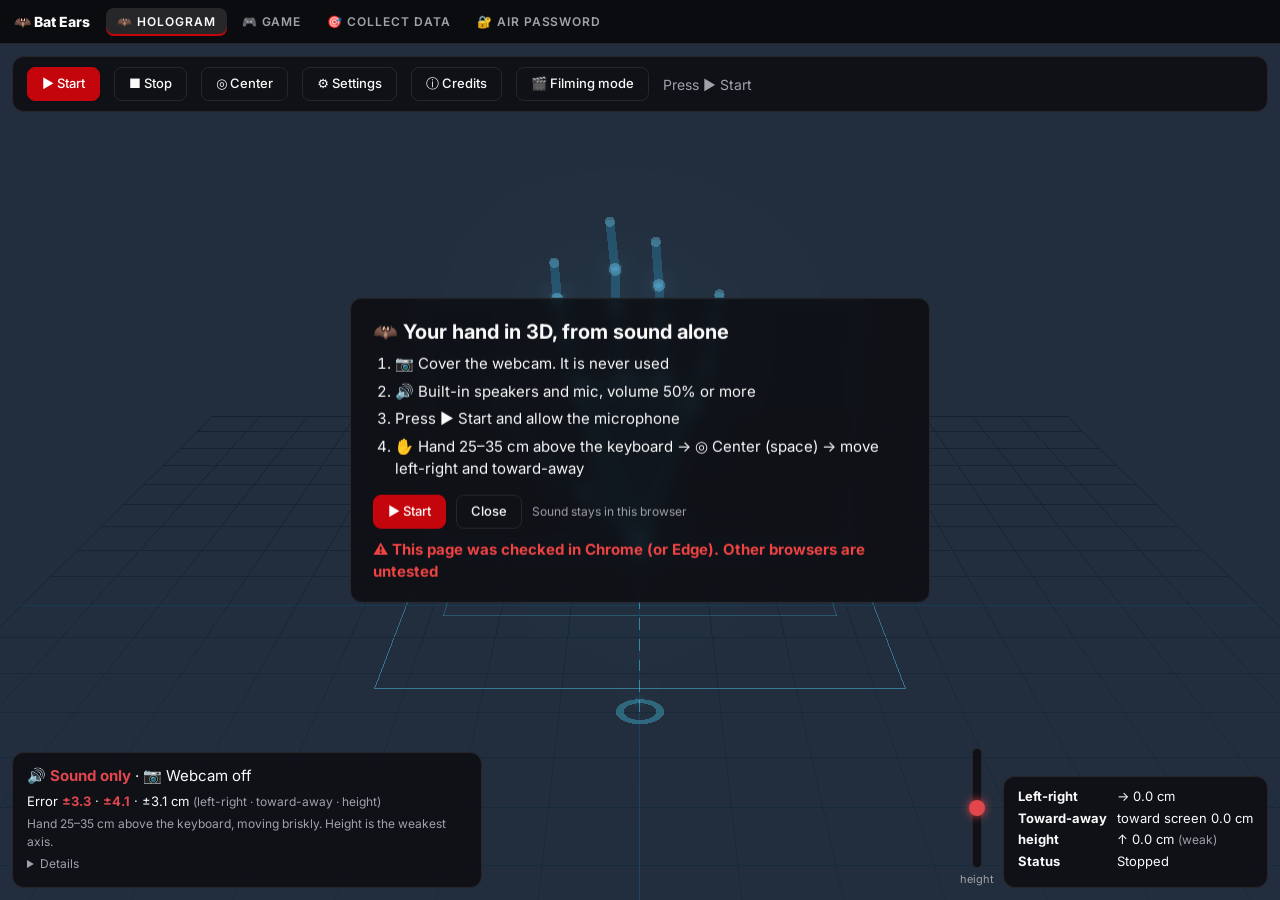
<file: web/hologram.html>
<!doctype html>
<html lang="ko">
<head>
<meta charset="utf-8">
<meta name="viewport" content="width=device-width, initial-scale=1">
<title>Bat Ears | Sound hologram</title>
<style>
  :root { --bg: #09090b; --fg: #fafafa; --dim: #a1a1aa; --acc: #e0464c; --primary: #c5050c; --ok: #4ade80; --warn: #fbbf24; --bad: #ef4444; --glass: rgba(12, 12, 15, .82); --line: #27272a; }   /* Badger theme, as style.css */
  * { box-sizing: border-box; }
  html, body { margin: 0; height: 100%; background: var(--bg); color: var(--fg); font: 14px/1.5 Inter, system-ui, -apple-system, "Segoe UI", "Apple SD Gothic Neo", "Malgun Gothic", sans-serif; -webkit-font-smoothing: antialiased; overflow: hidden; }
  #stage { position: fixed; inset: 0; }
  #stage canvas { display: block; }
  .hud { position: fixed; z-index: 2; background: var(--glass); border: 1px solid var(--line); border-radius: 12px; padding: 10px 14px; backdrop-filter: blur(8px); }
  #top { top: calc(12px + var(--nav-h, 0px)); left: 12px; right: 12px; display: flex; flex-wrap: wrap; gap: 8px 14px; align-items: center; }
  #top h1 { margin: 0 6px 0 2px; font-size: 18px; font-weight: 700; letter-spacing: -0.02em; }
  #top h1 small { color: var(--dim); font-weight: 400; font-size: 13px; margin-left: 8px; letter-spacing: 0; }
  .grow { flex: 1; }
  button, select, label.file { background: transparent; color: var(--fg); border: 1px solid var(--line); border-radius: 8px; height: 34px; padding: 0 14px; font: inherit; font-size: 13px; font-weight: 500; cursor: pointer; display: inline-flex; align-items: center; gap: 6px; }   /* as style.css secondary buttons */
  select { height: 30px; padding: 0 8px; }
  button:hover, label.file:hover { background: #18181b; }
  button.go { background: var(--primary); border-color: var(--primary); color: #fff; }
  button.go:hover { background: #a00409; }
  input[type=file] { display: none; }
  #status { color: var(--dim); min-width: 200px; }
  #acc { left: 12px; bottom: 12px; max-width: 470px; font-size: 13px; }
  #acc b { color: var(--acc); }
  #acc .big { font-size: 15px; margin: 2px 0 4px; }
  .accList { margin: 6px 0 0; padding-left: 16px; line-height: 1.55; }
  .accList li { margin: 2px 0; }
  #acc .accList b { color: var(--fg); font-weight: 600; }
  #accMore summary { cursor: pointer; color: var(--dim); }
  #live { right: 12px; bottom: 12px; min-width: 250px; font-size: 13px; }
  .kv { display: grid; grid-template-columns: auto 1fr; gap: 2px 10px; }
  .bar { display: grid; grid-template-columns: 92px 1fr; gap: 6px; align-items: center; margin: 3px 0; font-size: 12px; color: var(--dim); }
  .track { height: 8px; background: rgba(255, 255, 255, .06); border-radius: 4px; overflow: hidden; }
  .fill { height: 100%; width: 0; background: var(--acc); transition: width .2s; }
  #toast { left: 50%; top: calc(78px + var(--nav-h, 0px)); transform: translateX(-50%); font-size: 26px; font-weight: 800; display: none; }
  body.film .hud:not(#filmCap):not(#toast):not(#sim) { display: none !important; }   /* the 'simulated' badge always stays */
  #filmCap { left: 50%; bottom: 18px; transform: translateX(-50%); display: none; text-align: center; font-size: 18px; padding: 8px 18px; }
  body.film #filmCap { display: block; }
  #filmCap small { display: block; color: var(--dim); font-size: 13px; margin-top: 2px; }
  #intro { left: 50%; top: 50%; transform: translate(-50%, -50%); width: min(580px, calc(100% - 32px)); font-size: 15px; padding: 18px 22px; }
  #intro h2 { margin: 0 0 6px; font-size: 20px; }
  #intro ol { margin: 6px 0 14px; padding-left: 22px; }
  #intro li { margin: 5px 0; }
  #intro .row { display: flex; gap: 10px; align-items: center; flex-wrap: wrap; }
  #introErr { color: var(--bad); font-weight: 700; margin-top: 10px; }
  #introErr:empty { display: none; }
  #hgauge { position: absolute; left: -46px; bottom: 0; width: 38px; text-align: center; font-size: 11px; color: var(--dim); }
  .hgTrack { position: relative; height: 120px; width: 10px; margin: 0 auto 3px; border: 1px solid var(--line); border-radius: 6px; background: var(--glass); }
  .hgMid { position: absolute; left: -5px; right: -5px; top: 50%; height: 1px; background: var(--line); }
  #hgDot { position: absolute; left: -4px; width: 16px; height: 16px; margin-top: -8px; top: 50%; border-radius: 50%; background: var(--acc); box-shadow: 0 0 10px var(--acc); transition: top .08s linear; }
  #hgDot.out { background: var(--warn); box-shadow: 0 0 10px var(--warn); }
  @media (max-width: 760px) { #hgauge { display: none; } }
  #alert { left: 50%; top: calc(84px + var(--nav-h, 0px)); transform: translateX(-50%); width: max-content; max-width: min(760px, calc(100% - 32px)); font-size: 18px; font-weight: 800; color: #ffd180; border-color: var(--warn); display: none; text-align: center; }
  #cmp { left: 50%; bottom: 12px; transform: translateX(-50%); display: none; font-size: 13px; max-width: min(640px, calc(100% - 32px)); }
  #cmp video { width: 160px; border-radius: 8px; transform: scaleX(-1); float: left; margin-right: 10px; }
  #cmp b { color: #69f0ae; }
  button.cmpOn { background: #1b5e20; border-color: #69f0ae; }
  #sim { right: 12px; top: calc(74px + var(--nav-h, 0px)); color: #ffcc80; border-color: #ff9800; font-weight: 700; display: none; }
  #settings { right: 12px; top: calc(74px + var(--nav-h, 0px)); width: 330px; max-height: calc(100% - 300px); overflow: auto; display: none; font-size: 13px; }
  #settings h3, #about h3 { margin: 10px 0 4px; font-size: 13px; color: var(--acc); }
  #about { left: 12px; top: calc(74px + var(--nav-h, 0px)); width: 520px; max-height: calc(100% - 300px); overflow: auto; display: none; font-size: 13px; }
  #about ul { margin: 0; padding-left: 18px; }
  #debug { left: 12px; top: calc(74px + var(--nav-h, 0px)); width: 520px; display: none; font-size: 13px; }
  #debug h3 { margin: 0 0 6px; font-size: 13px; color: var(--acc); }
  button.recOn { background: #7a1f1f; border-color: #ef5350; }
  #settings label { display: block; margin: 4px 0; }
  #settings input[type=number] { width: 64px; background: #0c1722; color: var(--fg); border: 1px solid var(--line); border-radius: 6px; padding: 3px 5px; }
  #settings input[type=range] { width: 130px; vertical-align: middle; }
  .note { color: var(--dim); font-size: 12px; }
  .lab { color: #9fe8ff; font: 12px system-ui, sans-serif; text-shadow: 0 0 6px #00b8ff; pointer-events: none; }
  @media (max-width: 760px) { #acc, #live { position: fixed; left: 8px; right: 8px; max-width: none; } #live { bottom: 140px; } #settings { left: 8px; right: 8px; width: auto; } }
</style>
<script type="importmap">
{ "imports": {
  "three": "./vendor/three-0.160.0/build/three.module.js",
  "three/addons/": "./vendor/three-0.160.0/examples/jsm/"
} }
</script>
</head>
<body>
<link rel="stylesheet" href="https://fonts.googleapis.com/css2?family=Inter:wght@400;500;600;700;800&display=swap">
<script src="sitenav.js?v=20261115140629" data-overlay></script>
<div id="stage"></div>
<div class="hud" id="filmCap">🦇 <b>Bat Ears</b> · 🔊 Sound only · 📷 Webcam off<small id="filmAcc"></small></div>
<div class="hud" id="intro">
  <h2>🦇 Your hand in 3D, from sound alone</h2>
  <ol>
    <li>📷 Cover the webcam. It is never used</li>
    <li>🔊 Built-in speakers and mic, volume 50% or more</li>
    <li>Press ▶ Start and allow the microphone</li>
    <li>✋ Hand 25–35 cm above the keyboard → ◎ Center (space) → move left-right and toward-away</li>
  </ol>
  <div class="row"><button id="introStart" class="go">▶ Start</button><button id="introClose">Close</button><span class="note">Sound stays in this browser</span></div>
  <div id="introErr"></div>
</div>
<div class="hud" id="top">
  <button id="btnStart" class="go">▶ Start</button>
  <button id="btnStop">■ Stop</button>
  <button id="btnCenter" title="Hold your hand at its spot (25–35 cm above the keyboard) and press this (space bar)">◎ Center</button>
  <label class="file lab-only" title="Plays a teach session WAV instead of the mic. Pick the same session’s _vision.csv, .json and .calib.json too to overlay the webcam ground truth (green hand)">📂 Play recording<input id="wavFile" type="file" accept=".wav,.csv,.json" multiple></label>
  <button id="btnSettings">⚙ Settings</button>
  <button id="btnAbout">ⓘ Credits</button>
  <button id="btnDebug" class="lab-only">🔍 Diagnostics</button>
  <button id="btnCmp" class="lab-only" title="Draws the webcam hand (green, ground truth) and the sound hand together to compare them live. Used with ⏺, it saves training data (compare/). Turn it off for the demo">👁 Compare</button>
  <button id="btnFilm" title="Hide the panels and go full screen (H: panels, F: full screen, space: center)">🎬 Filming mode</button>
  <button id="btnRec" class="lab-only" title="Saves the raw mic audio and engine values (for Bravo’s analysis)">⏺ Record</button>
  <span id="status" class="grow">Press ▶ Start</span>
</div>
<div class="hud" id="sim">🧪 Simulated motion (not sound, for testing the screen)</div>
<div class="hud" id="toast"></div>
<div class="hud" id="alert"></div>
<div class="hud" id="cmp"><video id="cmpVideo" muted playsinline></video><div><b>👁 Webcam compare</b> <span class="note">(green hand = webcam ground truth · only this view turns the camera on)</span></div><div id="cmpStat">Turning on the camera…</div><div style="clear:both"></div></div>
<div class="hud" id="settings">
  <h3>Calibration (Bravo)</h3>
  <label><select id="calibSel"><option value="galaxy">Laptop only (default)</option></select></label>
  <label class="note" id="calibNote">Choosing a named calibration also turns on the phone setup (frequencies and positions) it was learned with</label>
  <h3>Sound sources (manual)</h3>
  <label><input type="checkbox" id="phoneOn"> 📱 Phone A · Hz <input type="number" id="phoneHz" value="17000" step="50"></label>
  <label class="note">Position cm (from the hinge): right <input type="number" id="px" value="0"> height <input type="number" id="py" value="45"> front <input type="number" id="pz" value="30"></label>
  <label><input type="checkbox" id="phone2On"> 📱 Phone B · Hz <input type="number" id="phone2Hz" value="18750" step="50"></label>
  <label class="note">Position cm: right <input type="number" id="p2x" value="-25"> height <input type="number" id="p2y" value="40"> front <input type="number" id="p2z" value="-2"></label>
  <label class="note">📱 Don’t turn phones on for now. The default calibration was learned from the laptop speakers alone and doesn’t use phone sound. To use height, place phone A (17000) 45 cm directly above the hand spot, facing down, and record one teach.html session. Once Bravo builds a calibration for that layout, load it with 📥 and turn phone A on. Turning a phone on without a calibration falls back to the physics solver and can be worse</label>
  <label class="file" style="display:inline-block">📥 Load calibration<input id="calibFile" type="file" accept=".json,application/json"></label>
  <span id="calibName" class="note"></span>
  <h3>Movement size (Bravo)</h3>
  <label><select id="ampMode"><option value="half" selected>Balanced (default): error almost unchanged, height drawn larger</option><option value="matched">True size: error up 7–17%</option><option value="mse">Smallest error: draws movement smaller</option></select></label>
  <label class="note">Estimating from sound alone draws the weakly informed axes (especially height) smaller than real. Drawing them larger enlarges both the right and the wrong movement</label>
  <h3>Filter (One Euro, Casiez 2012)</h3>
  <label>Smooth ↔ Fast <input type="range" id="smooth" min="0.3" max="3" step="0.1" value="1"> <span id="smoothV" class="note">×1.0</span></label>
  <label>Return to center τ <input type="range" id="tau" min="0" max="15" step="0.5" value="2"> <span id="tauV" class="note">2 s (2 s once stopped)</span></label>
  <h3>View</h3>
  <label><input type="checkbox" id="showTrail" checked> Trail</label>
  <label><input type="checkbox" id="showErr" checked> Error ellipse (honest RMS)</label>
  <label><input type="checkbox" id="showRaw"> Raw dots before the filter</label>
  <label><input type="checkbox" id="showCircle"> ↻ Circle gesture alerts (engine’s circle detection, experimental)</label>
  <label><input type="checkbox" id="yReal" checked> Draw height at true size (height error 2.5 → 2.7 cm)</label>
  <label>Tone volume <input type="range" id="vol" min="0.2" max="1.6" step="0.05" value="1.2"> <span id="volV" class="note">1.20 (same level as teach)</span></label>
  <p class="note">The finger shape is fixed to Seojin’s right hand (as the webcam saw it in a teach session). Sound measures only the hand’s position.</p>
</div>
<div class="hud" id="about">
  <h3>How it’s made</h3>
  <p class="note">The two laptop speakers play 18 kHz and 19.5 kHz, and the two mics hear the sound reflected off the hand. For each source we measure the change in path length from the I/Q phase (as LLAP does), and a map learned from webcam-taught sessions (teach.html, with MediaPipe hand joints as ground truth) turns path changes into hand movement (Bravo). This screen smooths that position with a One Euro filter, and since sound only measures movement, it drifts slowly back to the center. The finger shape is fixed.</p>
  <h3>Open source (licenses)</h3>
  <ul class="note">
    <li>three.js r160: 3D view, OrbitControls, EffectComposer, UnrealBloomPass (glow), CSS2DRenderer (MIT). <code>web/vendor/</code> ships alongside, so it also runs from a local server without internet</li>
    <li>MediaPipe Tasks Vision 0.10.21 HandLandmarker and the hand_landmarker model: the webcam teacher in teach.html (Apache-2.0)</li>
    <li>bat3d.js · vision3d.browser.js: team code (Bravo). We implemented the 1€ filter ourselves from the paper (reference implementations are BSD/MIT)</li>
  </ul>
  <h3>References</h3>
  <ul class="note">
    <li>W. Wang, A. X. Liu, K. Sun. Device-free gesture tracking using acoustic signals (LLAP). MobiCom 2016</li>
    <li>W. Mao, J. He, L. Qiu. CAT: High-precision acoustic motion tracking. MobiCom 2016</li>
    <li>R. Nandakumar, V. Iyer, D. Tan, S. Gollakota. FingerIO: Using active sonar for fine-grained finger tracking. CHI 2016</li>
    <li>S. Yun, Y.-C. Chen, H. Zheng, L. Qiu, W. Mao. Strata: Fine-grained acoustic-based device-free tracking. MobiSys 2017</li>
    <li>W. Mao et al. RNN-based room scale hand motion tracking (RTrack). MobiCom 2019</li>
    <li>G. Casiez, N. Roussel, D. Vogel. 1€ Filter: A simple speed-based low-pass filter for noisy input in interactive systems. CHI 2012</li>
    <li>R. E. Kalman. A new approach to linear filtering and prediction problems. 1960 (the engine’s constant-velocity Kalman)</li>
    <li>F. Zhang et al. MediaPipe Hands: On-device real-time hand tracking. arXiv:2006.10214, 2020</li>
  </ul>
</div>
<div class="hud" id="debug">
  <h3>🔍 Diagnostics</h3>
  <div id="dbgTone" class="note"></div>
  <canvas id="dbgPlot" width="480" height="150" style="width:100%;background:rgba(0,0,0,.35);border-radius:8px;margin-top:6px"></canvas>
  <div class="note">Last 6 s, ±15 cm: left-right (red raw · sky blue shown), toward-away (orange raw · blue shown), height (grey shown)</div>
  <div id="recInfo" class="note" style="margin-top:6px"></div>
</div>
<div class="hud" id="acc">
  <div class="big">🔊 <b>Sound only</b> · 📷 Webcam off</div>
  <div id="accNums">Accuracy: unconfirmed</div>
  <div class="note" style="margin-top:4px">Hand 25–35 cm above the keyboard, moving briskly. Height is the weakest axis.</div>
  <details id="accMore" class="note" style="margin-top:4px"><summary>Details</summary>
    <ul class="accList" id="accDetail"></ul>
    <ul class="accList">
      <li><b>Best spot</b> 25–35 cm above the keyboard (height correlation 0.81 there, 0.58 below 17 cm)</li>
      <li><b>Speed</b> about 20 cm/s; under 5–8 cm/s is hard to hear</li>
      <li><b>Drift</b> sound measures movement, not position, so a still hand slides back to the centre</li>
    </ul></details>
  <div id="levelWarn" class="warn" style="margin-top:4px"></div>
</div>
<div class="hud" id="live">
  <div id="hgauge" title="Height: ±12 cm from the centre"><div class="hgTrack"><div class="hgMid"></div><div id="hgDot"></div></div><span>height</span></div>
  <div class="kv" id="pos"></div>
  <div id="bars" style="margin-top:6px"></div>
</div>
<script src="bat3d.js?v=20261115140629" onerror="document.getElementById('status').textContent = '⚠️ bat3d.js missing (?sim=1 tests the screen only)'"></script>
<script>
// ?engine=v15: the 15th engine (8 sittings, before any newer one) instead of the current bat3d.js, to fall back in one click
if (new URLSearchParams(location.search).get('engine') === 'v15') document.write('<script src="bat3d_v15.js?v=20261115140629"><\/script>');
</script>
<script src="vision3d.browser.js?v=20261115140629"></script>
<script type="module">
import * as THREE from 'three';
import { OrbitControls } from 'three/addons/controls/OrbitControls.js';
import { EffectComposer } from 'three/addons/postprocessing/EffectComposer.js';
import { RenderPass } from 'three/addons/postprocessing/RenderPass.js';
import { UnrealBloomPass } from 'three/addons/postprocessing/UnrealBloomPass.js';
import { OutputPass } from 'three/addons/postprocessing/OutputPass.js';
import { CSS2DRenderer, CSS2DObject } from 'three/addons/renderers/CSS2DRenderer.js';
import { Line2 } from 'three/addons/lines/Line2.js';
import { LineMaterial } from 'three/addons/lines/LineMaterial.js';
import { LineGeometry } from 'three/addons/lines/LineGeometry.js';

/* Bat Ears hologram: a sound-only hand tracker shown as a hologram.
 * Position: bravo's estimator (web/bat3d.js, from 3d.html: I/Q phase path tracking of every tone, LLAP-style, and a
 * map learned from webcam-taught sessions). This page adds the display chain: continuity across engine re-zeroing,
 * a spring back to the centre (sound measures movement, not absolute position), a One Euro filter (Casiez et al.,
 * CHI 2012) per axis, and a three.js scene (bloom = UnrealBloomPass). The hand's finger shape is fixed (Seojin's right
 * hand from a teach session); only its position comes from sound. ?sim=1 = simulated motion, for testing the screen. */
const $ = (id) => document.getElementById(id);
const Q = new URLSearchParams(location.search);
const SIM = Q.get('sim') === '1';
const NOFOLDER = Q.get('nofolder') === '1';   // tests: never ask for a folder
const REC = Q.get('rec') === '1' ? [] : null;

// ------------------------------------------------------------------ One Euro filter (Casiez, Roussel, Vogel, CHI 2012)
// written from the paper: a low-pass whose cutoff rises with speed (little jitter at rest, little lag when moving)
const alpha = (cutoff, dt) => { const tau = 1 / (2 * Math.PI * cutoff); return 1 / (1 + tau / dt); };
class OneEuro {
  constructor(minCutoff, beta, dCutoff = 1) { Object.assign(this, { minCutoff, beta, dCutoff, x: null, dx: 0, raw: null }); }
  reset() { this.x = null; this.dx = 0; this.raw = null; }
  filter(v, dt, scale = 1) {
    if (this.x == null) { this.x = v; this.raw = v; return v; }
    const d = (v - this.raw) / dt;
    this.raw = v;
    this.dx += alpha(this.dCutoff, dt) * (d - this.dx);
    const cutoff = this.minCutoff * scale + this.beta * Math.abs(this.dx);
    this.x += alpha(cutoff, dt) * (v - this.x);
    return this.x;
  }
}
// tuned on teach session 044652 (outside the built-in calibration at the time; bravo added it at 05:20) against the
// webcam truth, 250 ms moves, hand < 45 cm:
// raw corr x/y/z 0.27/0.61/0.80, jitter at rest 2.9 mm per 50 ms; bravo's start (0.8/8, y 0.4/4) 0.23/0.29/0.72, 1.8 mm;
// 0.8 Hz / beta 40 on all axes 0.28/0.53/0.79, 2.0 mm (a high beta keeps the moves, a low cutoff calms the rest).
// The spring helps too: without it x drops to 0.20 (drift)
// live (Seojin, 05:30): 'follows slowly' -> more responsive: 1.5 Hz / beta 60 (044652 sweep: about the raw correlation, rest jitter ~2.3 mm)
const euro = [new OneEuro(1.5, 60, 1), new OneEuro(1.5, 60, 1), new OneEuro(1.5, 60, 1)];

// ------------------------------------------------------------------ Seojin's right hand (MediaPipe world landmarks, median of
// the 'hold still' step of teach session 043301; palm facing the laptop, fingers up). three.js frame: x right, y up,
// z toward the viewer; centred on the palm (landmarks 0, 5, 9, 13, 17)
const HAND = [[0.0012, -0.0719, 0.0165], [-0.0312, -0.0468, -0.0031], [-0.0552, -0.0302, -0.0118], [-0.0771, -0.0075, -0.0273], [-0.0885, 0.0131, -0.0311],
  [-0.0354, 0.0198, -0.0023], [-0.0426, 0.0481, -0.0123], [-0.0471, 0.0661, -0.0206], [-0.0503, 0.0811, -0.0505], [-0.0085, 0.0239, 0.0009],
  [-0.0137, 0.0636, -0.0101], [-0.0142, 0.0811, -0.0308], [-0.0175, 0.1054, -0.049], [0.0124, 0.0219, -0.0053], [0.0121, 0.0513, -0.0155],
  [0.0109, 0.0717, -0.0316], [0.0092, 0.0931, -0.0525], [0.0301, 0.0064, -0.0096], [0.0381, 0.0284, -0.0114], [0.042, 0.0494, -0.0185], [0.0462, 0.0651, -0.037]];
const BONES = [[0, 1], [1, 2], [2, 3], [3, 4], [0, 5], [5, 6], [6, 7], [7, 8], [5, 9], [9, 10], [10, 11], [11, 12], [9, 13], [13, 14], [14, 15], [15, 16], [13, 17], [17, 18], [18, 19], [19, 20], [0, 17]];

// bravo's frame (x right, y up, z toward the screen; origin = deck centre, m) -> three.js (z toward the viewer)
const T3 = (p) => new THREE.Vector3(p[0], p[1], -p[2]);
const H0 = [0, 0.12, 0];          // the engine's origin (12 cm above the deck centre)
const HOME0 = [0, 0.19, -0.15];   // where the hand rests in the picture: over the laptop's front edge, ~20 cm up
let HOME = HOME0.slice();         // replay with the webcam truth: the ghost's palm at the start

// ------------------------------------------------------------------ scene
const stage = $('stage');
const renderer = new THREE.WebGLRenderer({ antialias: true, powerPreference: 'high-performance' });
renderer.setPixelRatio(Math.min(2, window.devicePixelRatio || 1));
renderer.setSize(innerWidth, innerHeight);
renderer.setClearColor(0x04070c, 1);
stage.appendChild(renderer.domElement);
const labels = new CSS2DRenderer();
labels.setSize(innerWidth, innerHeight);
Object.assign(labels.domElement.style, { position: 'absolute', top: '0', left: '0', pointerEvents: 'none' });
stage.appendChild(labels.domElement);
const scene = new THREE.Scene();
scene.fog = new THREE.FogExp2(0x04070c, 1.1);
const camera = new THREE.PerspectiveCamera(38, innerWidth / innerHeight, 0.01, 10);
camera.position.set(0.0, 0.42, 0.86);
const controls = new OrbitControls(camera, renderer.domElement);
controls.target.set(0, 0.12, 0.0);
controls.enableDamping = true;
controls.minDistance = 0.3;
controls.maxDistance = 1.6;
controls.update();
const composer = new EffectComposer(renderer);
composer.addPass(new RenderPass(scene, camera));
const bloom = new UnrealBloomPass(new THREE.Vector2(innerWidth, innerHeight), 0.7, 0.4, 0.18);
composer.addPass(bloom);
composer.addPass(new OutputPass());
addEventListener('resize', () => {
  camera.aspect = innerWidth / innerHeight; camera.updateProjectionMatrix();
  renderer.setSize(innerWidth, innerHeight); composer.setSize(innerWidth, innerHeight); labels.setSize(innerWidth, innerHeight); trailMat.resolution.set(innerWidth, innerHeight); camTrailMat.resolution.set(innerWidth, innerHeight);
});

const CYAN = 0x4fd8ff, add = { transparent: true, blending: THREE.AdditiveBlending, depthWrite: false };
const lineMat = (color, opacity) => new THREE.LineBasicMaterial({ color, opacity, ...add });
const polyline = (pts, mat) => new THREE.Line(new THREE.BufferGeometry().setFromPoints(pts.map(T3)), mat);
const label = (text, p) => { const d = document.createElement('div'); d.className = 'lab'; d.textContent = text; const o = new CSS2DObject(d); o.position.copy(T3(p)); scene.add(o); return o; };

// desk grid + laptop (deck, keyboard, screen) as hologram wireframe
const grid = new THREE.GridHelper(0.9, 18, 0x1a6fa0, 0x0e3550);
grid.material.transparent = true; grid.material.opacity = 0.55;
scene.add(grid);
scene.add(polyline([[-0.17, 0, -0.12], [0.17, 0, -0.12], [0.17, 0, 0.10], [-0.17, 0, 0.10], [-0.17, 0, -0.12]], lineMat(CYAN, 0.55)));
scene.add(polyline([[-0.14, 0.002, -0.02], [0.14, 0.002, -0.02], [0.14, 0.002, 0.08], [-0.14, 0.002, 0.08], [-0.14, 0.002, -0.02]], lineMat(CYAN, 0.25)));
scene.add(polyline([[-0.17, 0, 0.10], [0.17, 0, 0.10], [0.17, 0.20, 0.12], [-0.17, 0.20, 0.12], [-0.17, 0, 0.10]], lineMat(CYAN, 0.55)));
const scr = new THREE.Mesh(new THREE.PlaneGeometry(0.34, 0.20), new THREE.MeshBasicMaterial({ color: 0x0b2a40, opacity: 0.35, side: THREE.DoubleSide, ...add }));
scr.position.copy(T3([0, 0.10, 0.11])); scr.rotation.x = -Math.atan2(0.02, 0.20); scene.add(scr);
const dotMesh = (p, color, r = 0.006) => { const m = new THREE.Mesh(new THREE.SphereGeometry(r, 16, 12), new THREE.MeshBasicMaterial({ color, ...add })); m.position.copy(T3(p)); scene.add(m); return m; };
let srcMarks = [];
function drawSources(G, phones) {
  srcMarks.forEach((o) => scene.remove(o));
  srcMarks = [];
  if (!G) return;
  srcMarks.push(dotMesh(G.SL, 0xffb74d), dotMesh(G.SR, 0xba68c8), label('🔊 L 18k', G.SL), label('🔊 R 19.5k', G.SR));
  (G.M || []).forEach((m) => srcMarks.push(dotMesh(m, 0x81c784, 0.004)));
  if (G.M) srcMarks.push(label('🎤', G.M[0]));
  (phones || []).forEach((ph) => { if (ph.P) { srcMarks.push(dotMesh(ph.P, 0xf06292, 0.008), label(`📱${ph.id} ${(ph.hz / 1000).toFixed(2)}k`, ph.P)); } });
}

// the hologram hand: bones (thin glowing cylinders), joints (spheres), a scanline palm
const hand = new THREE.Group();
scene.add(hand);
const boneMat = new THREE.MeshBasicMaterial({ color: 0x2bb8f0, opacity: 0.7, ...add });
const jointMat = new THREE.MeshBasicMaterial({ color: 0x7fdcff, opacity: 0.75, ...add });
const up = new THREE.Vector3(0, 1, 0);
for (const [a, b] of BONES) {
  const pa = new THREE.Vector3(...HAND[a]), pb = new THREE.Vector3(...HAND[b]), d = pb.clone().sub(pa);
  const m = new THREE.Mesh(new THREE.CylinderGeometry(0.0026, 0.0026, d.length(), 8), boneMat);
  m.position.copy(pa).add(pb).multiplyScalar(0.5);
  m.quaternion.setFromUnitVectors(up, d.normalize());
  hand.add(m);
}
HAND.forEach((p, i) => { const m = new THREE.Mesh(new THREE.SphereGeometry([4, 8, 12, 16, 20].includes(i) ? 0.0030 : 0.0036, 12, 10), jointMat); m.position.set(...p); hand.add(m); });
const palmShader = new THREE.ShaderMaterial({
  uniforms: { time: { value: 0 }, color: { value: new THREE.Color(CYAN) } },
  vertexShader: 'varying vec3 vP; void main(){ vP = position; gl_Position = projectionMatrix * modelViewMatrix * vec4(position, 1.0); }',
  fragmentShader: 'uniform float time; uniform vec3 color; varying vec3 vP; void main(){ float s = step(0.55, fract(vP.y * 160.0 - time * 1.5)); gl_FragColor = vec4(color * 0.6, 0.05 + 0.08 * s); }',
  side: THREE.DoubleSide, ...add,
});
{
  const ring = [0, 1, 5, 9, 13, 17].map((i) => new THREE.Vector3(...HAND[i])), c = ring.reduce((s, v) => s.add(v), new THREE.Vector3()).multiplyScalar(1 / ring.length);
  const pos = [];
  for (let i = 0; i < ring.length; i++) { const a = ring[i], b = ring[(i + 1) % ring.length]; pos.push(c.x, c.y, c.z, a.x, a.y, a.z, b.x, b.y, b.z); }
  const g = new THREE.BufferGeometry(); g.setAttribute('position', new THREE.Float32BufferAttribute(pos, 3));
  hand.add(new THREE.Mesh(g, palmShader));
}
// honest error ellipsoid (held-out RMS per axis), the drop line and the shadow on the desk
const errEl = new THREE.Mesh(new THREE.SphereGeometry(1, 18, 10), new THREE.MeshBasicMaterial({ color: 0xffb74d, wireframe: true, opacity: 0.07, ...add }));
scene.add(errEl);
const drop = new THREE.Line(new THREE.BufferGeometry().setFromPoints([new THREE.Vector3(), new THREE.Vector3()]), new THREE.LineDashedMaterial({ color: CYAN, dashSize: 0.008, gapSize: 0.006, opacity: 0.6, ...add }));
scene.add(drop);
const shadow = new THREE.Mesh(new THREE.RingGeometry(0.01, 0.015, 32), new THREE.MeshBasicMaterial({ color: CYAN, opacity: 0.35, side: THREE.DoubleSide, ...add }));
shadow.rotation.x = -Math.PI / 2;
scene.add(shadow);
const rawDot = new THREE.Mesh(new THREE.SphereGeometry(0.004, 10, 8), new THREE.MeshBasicMaterial({ color: 0xff8a65, opacity: 0.7, ...add }));
scene.add(rawDot);
// trail: the last 3 s, fading (additive: darker = more transparent)
const TRAIL = 180, trailPos = new Float32Array(TRAIL * 3), trailCol = new Float32Array(TRAIL * 3), trailPts = [];
const trailGeo = new LineGeometry();
trailGeo.setPositions(trailPos); trailGeo.setColors(trailCol);
const trailMat = new LineMaterial({ linewidth: 3, vertexColors: true, transparent: true, blending: THREE.AdditiveBlending, depthWrite: false });
trailMat.resolution.set(innerWidth, innerHeight);
const trail = new Line2(trailGeo, trailMat);
scene.add(trail);
// 👁 compare: the webcam palm's path over the same ~3 s, in green next to the sound trail (Seojin 12:22: compare the shapes)
const camTrailGeo = new LineGeometry();
camTrailGeo.setPositions([0, 0, 0, 0, 0, 0.001]);
const camTrailMat = new LineMaterial({ color: 0x69f0ae, linewidth: 3, transparent: true, opacity: 0.9, depthWrite: false });
camTrailMat.resolution.set(innerWidth, innerHeight);
const camTrail = new Line2(camTrailGeo, camTrailMat);
camTrail.visible = false;
scene.add(camTrail);
// webcam truth for a replayed teach session (bravo's BatVision): a green skeleton at the WAV's playback time
const ghost = { frames: null, s: null, cam: null, on: false, anchored: false, name: '', errs: [] };
const ghostGeo = new THREE.BufferGeometry();
ghostGeo.setAttribute('position', new THREE.BufferAttribute(new Float32Array(BONES.length * 6), 3));
const ghostLines = new THREE.LineSegments(ghostGeo, new THREE.LineBasicMaterial({ color: 0x69f0ae, opacity: 0.8, ...add }));
const ghostJoints = new THREE.Points(new THREE.BufferGeometry().setAttribute('position', new THREE.BufferAttribute(new Float32Array(63), 3)),
  new THREE.PointsMaterial({ color: 0x69f0ae, size: 0.007, opacity: 0.9, ...add }));
scene.add(ghostLines, ghostJoints);
ghostLines.visible = ghostJoints.visible = false;
function ghostAt(t) {   // the webcam frame nearest to WAV time t (s); null when the hand wasn't in the picture
  const S = ghost.s;
  if (!S || !S.length || t == null) return null;
  let lo = 0, hi = S.length - 1;
  while (lo < hi) { const mid = (lo + hi) >> 1; if (S[mid] < t) lo = mid + 1; else hi = mid; }
  const i = lo > 0 && Math.abs(S[lo - 1] - t) < Math.abs(S[lo] - t) ? lo - 1 : lo;
  if (Math.abs(S[i] - t) > 0.12) return null;
  const f = ghost.frames[i];
  if (!f.pts) f.pts = window.BatVision.landmarksToLaptop(f, ghost.cam);
  return f.pts;
}
const palmOf = (pts) => [0, 1, 2].map((k) => [0, 5, 9, 13, 17].reduce((a, i) => a + pts[i][k], 0) / 5);

// ------------------------------------------------------------------ display chain (per engine frame, ~100 Hz)
// the taught zone around the hand spot (m; left-right, height, depth). Past it the sound map extrapolates, so the hand turns
// amber and is drawn with a soft limit: motion inside the zone 1:1, past the edge at 30 %, never beyond 1.4 x the zone
const ZONE = [0.18, 0.12, 0.15];
const softLimit = (d, L) => { const a = Math.abs(d); return a <= L ? d : Math.sign(d) * Math.min(1.4 * L, L + (a - L) * 0.3); };
const hist = [];
const disp = { pos: HOME.slice(), raw: HOME.slice(), cont: null, off: [0, 0, 0], spring: [0, 0, 0], last: null, still: 0, frames: 0, t: 0 };
const vsub = (a, b) => a.map((v, i) => v - b[i]), vadd = (a, b) => a.map((v, i) => v + b[i]);
function resetDisplay() {
  disp.cont = null; disp.off = [0, 0, 0]; disp.spring = [0, 0, 0]; disp.pos = HOME.slice(); disp.raw = HOME.slice();
  euro.forEach((f) => f.reset()); trailPts.length = 0;
}
function onFrame(f) {
  if (!f || !f.raw) return;
  if (ghost.on && !ghost.anchored && f.s > 0.3) {   // replay: start the sound hand where the webcam saw the hand
    const g = ghostAt(f.s);
    if (g) { ghost.anchored = true; HOME = palmOf(g); resetDisplay(); disp.s = f.s; return; }
  }
  const t = f.t != null ? f.t : performance.now(), dt = disp.last == null ? 0.01 : Math.max(0.002, Math.min(0.1, (t - disp.last) / 1000));
  disp.last = t;
  // continuity: when the engine re-zeroes its path sums (f.reset) the raw position jumps back to its origin
  let cont = vadd(f.raw, disp.off);
  if (f.reset && disp.cont) { disp.off = vsub(disp.cont, f.raw); cont = disp.cont.slice(); }
  const step = disp.cont ? vsub(cont, disp.cont) : [0, 0, 0];
  step[1] *= yGain;
  disp.cont = cont;
  // spring back to the centre: sound measures movement, so the absolute place slowly returns. Default 2 s (11/15 10:00): replaying
  // 043301 through the 8-sitting engine, 2 s vs 6 s keeps the drawn hand 44 % closer to the webcam (x drift 8.8 vs 15.7 cm),
  // 1 s motion corr 0.51 vs 0.33 (x), the same 250 ms corr (0.73), and out of the zone 9 % vs 23 % of the time. Older note:
  // on 044652 a shorter spring removes drift (x corr 0.28 at 6 s -> 0.33 at 3 s), at the cost of not holding an off-centre pose
  disp.still = f.moving === false ? (f.still || disp.still + dt * 1000) : 0;
  const tau0 = Number($('tau').value), tau = tau0 <= 0 ? Infinity : disp.still > 1000 ? Math.min(2, tau0) : tau0, k = Math.exp(-dt / tau);
  disp.spring = disp.spring.map((s, i) => (s + step[i]) * k);
  const target = HOME.map((h, i) => h + disp.spring[i]);
  disp.raw = target;
  const sc = Number($('smooth').value);
  disp.pos = target.map((v, i) => euro[i].filter(v, dt, sc));
  disp.q = f.q; disp.moving = f.moving; disp.frames++; disp.t = t;
  if (CMP.on) { const tp = performance.now(); CMP.snd.push({ t: tp, p: disp.pos.slice() }); while (CMP.snd.length && CMP.snd[0].t < tp - 2000) CMP.snd.shift(); }
  if (disp.frames % 3 === 0) { hist.push([t, ...vsub(disp.cont, H0), ...vsub(disp.pos, HOME)]); while (hist.length && hist[0][0] < t - 6000) hist.shift(); }
  if (rec.on) rec.log.push([+(t / 1000).toFixed(3), ...f.raw.map((v) => +v.toFixed(5)), ...disp.pos.map((v) => +v.toFixed(5)), f.moving ? 1 : 0, f.levelDb != null ? +f.levelDb.toFixed(1) : null,
    ...(f.amp || []).map((v) => +v.toExponential(3)), ...(f.q || []).map((v) => +v.toFixed(2)), ...(f.act || []).map((v) => +v.toFixed(3)), +performance.now().toFixed(1)]);
  disp.s = f.s;
  disp.eng = f.raw;
  if (REC) REC.push([f.s, f.raw[0], f.raw[1], f.raw[2], f.moving ? 1 : 0]);   // ?rec=1: the engine stream, for tuning offline
  disp.amp = f.amp; disp.act = f.act; if (f.levelDb != null) disp.levelDb = 0.9 * (disp.levelDb ?? f.levelDb) + 0.1 * f.levelDb;
}

// ------------------------------------------------------------------ engine: bravo's Bat3D, or simulated motion (?sim=1)
function makeSim() {
  let timer = 0, t0 = 0, cb = null;
  const G = { SL: [-0.15, -0.01, -0.08], SR: [0.15, -0.01, -0.08], M: [[0.025, 0.19, 0.17], [-0.025, 0.19, 0.17]] };
  return {
    solver: { G, err: null, sim: true },
    onFrame(fn) { cb = fn; },
    async start() {
      t0 = performance.now();
      timer = setInterval(() => {
        const t = (performance.now() - t0) / 1000, a = t * 0.9;
        const moving = (t % 8) < 6;
        const raw = [H0[0] + (moving ? 0.08 * Math.sin(a) : 0.08 * Math.sin(6 * 0.9)), H0[1] + 0.02 * Math.sin(2.3 * a), H0[2] + (moving ? 0.06 * Math.sin(2 * a) : 0.06 * Math.sin(12 * 0.9))]
          .map((v) => v + (Math.random() - 0.5) * 0.006);
        cb && cb({ t: performance.now(), raw, moving, still: moving ? 0 : ((t % 8) - 6) * 1000, q: [3, 2.8, 2.2, 2.0] });
      }, 10);
      return true;
    },
    stop() { clearInterval(timer); },
    originReset() {},
  };
}
let engine = null, running = false, mode = '', audioG = null;
function phonesFromUi() {
  const ph = [];
  if ($('phoneOn').checked) ph.push({ id: 'A', hz: Number($('phoneHz').value), x_right_cm: Number($('px').value), h_cm: Number($('py').value), z_front_cm: Number($('pz').value) });
  if ($('phone2On').checked) ph.push({ id: 'B', hz: Number($('phone2Hz').value), x_right_cm: Number($('p2x').value), h_cm: Number($('p2y').value), z_front_cm: Number($('p2z').value) });
  return ph;
}
let calib = null;
// the engine's model: ?model=<name> picks one (bravo: 'learned', 'gated'); without it bat3d.js uses its own default.
// The v15 file and earlier only know 'learned', so ?engine=v15 always asks for that
const MODEL_OPT = Q.get('engine') === 'v15' ? { model: 'learned' } : Q.get('model') ? { model: Q.get('model') } : {};
async function start(m, file) {
  stop();
  HOME = HOME0.slice();
  resetDisplay();
  mode = m;
  if (SIM) {
    engine = makeSim();
    engine.onFrame(onFrame);
    await engine.start();
    running = true;
    drawSources(engine.solver.G, []);
    renderAcc(engine.solver);
    $('status').textContent = 'Simulated motion (screen test)';
    return;
  }
  if (!window.Bat3D) { $('status').textContent = '⚠️ Couldn’t load the sound engine (bat3d.js)'; return; }
  // bravo's engine (3d.html v8): autoReset off, the display chain below handles stillness (re-centre spring)
  const cn = $('calibSel').value, named = cn && cn !== 'galaxy' && window.Bat3D.CALIBS && window.Bat3D.CALIBS[cn];
  engine = window.Bat3D.create(named && !calib
    ? { geom: 'galaxy', calibName: cn, ...MODEL_OPT, autoReset: false, amp: $('ampMode').value }
    : { geom: 'galaxy', phones: phonesFromUi(), calib, ...MODEL_OPT, autoReset: false, amp: $('ampMode').value });
  engine.on('frame', onFrame);
  // circle calls are an experiment (bravo v15 makes them more frequent): off by default so a sweep doesn't pop a false 'circle' mid-demo
  engine.on('circle', (c) => { if (c && c.dir && $('showCircle').checked) showToast(c.dir === 'cw' ? '↻ Clockwise circle' : '↺ Counter-clockwise circle'); });
  engine.on('status', (t) => { if (t) $('status').textContent = t; });
  try { audioG = await engine.start({ mode: m, file, volume: Number($('vol').value) }); } catch (e) {
    const msg = startErrMsg(e);
    $('status').textContent = msg; $('introErr').textContent = msg; $('intro').style.display = '';
    engine = null; return;
  }
  running = true;
  $('intro').style.display = 'none'; $('introErr').textContent = '';
  startT = performance.now();
  foreignStart();
  curModel = (engine.info() || {}).model || ''; yGain = yBoost(); renderAcc(engine.info());
  const info = engine.info();
  drawSources(info.G, info.phones);
  renderAcc(info);
  if (m === 'mic') $('status').textContent = 'Listening · hand 25–35 cm above the keyboard';
}
let startT = 0;
// another Bat Ears tab playing its tones spoils this one: ask the other tabs every 3 s while listening (dsp.js pages answer too)
const tabs = { bc: null, other: '', t: 0 };
try {
  tabs.bc = new BroadcastChannel('batears-tones');
  tabs.bc.onmessage = (e) => {
    const d = e.data || {};
    if (d.q === 'who-plays' && running && mode === 'mic') tabs.bc.postMessage({ a: 'playing', page: 'hologram.html' });
    if (d.a === 'playing') { tabs.other = d.page || 'another tab'; tabs.t = performance.now(); }
  };
  setInterval(() => { if (running && mode === 'mic') tabs.bc.postMessage({ q: 'who-plays' }); }, 3000);
} catch (e) { /* no BroadcastChannel */ }
// foreign ultrasound: a stray 20 kHz tone (Force Push, an old tab, another device) or the 375 Hz sidebands a nearby phone puts
// on our tones. Peaks more than 300 Hz from our own carriers, 30 dB over the 15-22 kHz floor AND within 15 dB of our weakest
// carrier in this 5.9 Hz-bin analyser (spread noise reads ~20 dB higher here than in a long offline FFT). Same idea as below:
// carrier: 11/15 10:40, today's spread ~20 kHz energy sat 39-44 dB under our 19.5 kHz tone (harmless after the engine's I/Q
// filter), while the forgotten tab of the early teach sittings was an exact 20000.08 Hz tone only 2-5 dB under it
const fx = { an: null, buf: null, peak: null, t: 0 };
function foreignStart() {
  fx.an = null; fx.peak = null;
  if (!audioG || !audioG.ctx || !audioG.source) return;
  try { const an = audioG.ctx.createAnalyser(); an.fftSize = 8192; an.smoothingTimeConstant = 0.6; audioG.source.connect(an); fx.an = an; fx.buf = new Float32Array(an.frequencyBinCount); } catch (e) { fx.an = null; }
}
function foreignCheck() {
  if (!fx.an || !running) { fx.peak = null; return; }
  const an = fx.an, hz = audioG.ctx.sampleRate / an.fftSize, n = an.frequencyBinCount;
  an.getFloatFrequencyData(fx.buf);
  const lo = Math.floor(15000 / hz), hi = Math.min(n - 1, Math.ceil(22000 / hz));
  const band = Array.from(fx.buf.subarray(lo, hi)).filter(Number.isFinite).sort((a, b) => a - b);
  if (band.length < 10) { fx.peak = null; return; }
  const floor = band[band.length >> 1], fr = engine && engine.info ? engine.info().freqs : null;
  const carriers = Array.isArray(fr) && fr.length && fr.every(Number.isFinite) ? fr : [18000, 19500];
  const lev = carriers.map((c) => { let m = -Infinity; for (let i = Math.floor((c - 30) / hz); i <= Math.ceil((c + 30) / hz); i++) if (fx.buf[i] > m) m = fx.buf[i]; return m; });
  const cmin = Math.min(...lev.filter(Number.isFinite));
  let best = null;
  for (let i = lo; i <= hi; i++) {
    const v = fx.buf[i], f = i * hz;
    if (!(v > floor + 30) || !(v > cmin - 15) || carriers.some((c) => Math.abs(f - c) < 300)) continue;
    if (!best || v > best.v) best = { f, v, over: v - floor, rel: v - cmin };
  }
  fx.peak = best;
}
function startErrMsg(e) {
  const n = (e && e.name) || '', m = (e && e.message) || String(e);
  if (n === 'NotAllowedError' || n === 'SecurityError' || /permission|denied/i.test(m)) return '🎙️ The microphone is blocked: allow it under 🔒 (site settings) left of the address bar, then reload';
  if (n === 'NotFoundError' || n === 'OverconstrainedError') return '🎙️ No microphone found: check that the laptop’s built-in mic is on (Windows Settings → Privacy → Microphone)';
  if (n === 'NotReadableError' || n === 'AbortError') return '🎙️ Another app is using the microphone: close Zoom, Teams or other Bat Ears tabs, then ▶ Start again';
  return '⚠️ Couldn’t start: ' + m;
}
function stop() {
  if (rec.on) recStop();
  if (engine && running) { try { engine.stop(); } catch (e) { /* ignore */ } }
  running = false;
}
// ◎: the hand is at the centre now (live: the tape mark; replay: where the webcam sees it)
const glide = { from: null, t0: 0, ms: 350 };   // ◎ eases the drawn hand to the new centre (Seojin 12:13: smaller re-centre jumps)
function recenter() {
  if (frame.lastDraw) { glide.from = frame.lastDraw.slice(); glide.t0 = performance.now(); }
  const g = CMP.on && CMP.pts ? CMP.pts : ghost.on ? ghostAt(disp.s) : null;
  HOME = g ? palmOf(g) : HOME0.slice();
  resetDisplay();
  ghost.errs.length = 0;
}
// 📂: a teach session's WAV, plus (optional) its _vision.csv, .json and .calib.json for the webcam truth
async function openRecording(files) {
  const wav = files.find((f) => /\.wav$/i.test(f.name));
  if (!wav) { $('status').textContent = '⚠️ Please choose a .wav file'; return; }
  const vis = files.find((f) => /_vision\.csv$/i.test(f.name)), cal = files.find((f) => /\.calib\.json$/i.test(f.name));
  const meta = files.find((f) => /\.json$/i.test(f.name) && !/\.calib\.json$/i.test(f.name));
  Object.assign(ghost, { on: false, anchored: false, frames: null, s: null, name: '', errs: [] });
  if (vis && meta && window.BatVision) {
    try {
      const m = JSON.parse(await meta.text()), c = cal ? JSON.parse(await cal.text()) : null;
      const frames = window.BatVision.parseVisionCSV(await vis.text());
      const cam = window.BatVision.camFromCalib(c, { W: (m.camera && m.camera.width) || 1280, H: (m.camera && m.camera.height) || 720 });
      cam.scale = window.BatVision.sessionScale(frames, m.palm_width_cm);
      const t0 = m.wav && m.wav.t0;
      if (frames.length && Number.isFinite(t0)) {
        frames.forEach((f) => { f.s = window.BatVision.wavTime(f, t0, cam.lagMs); });
        frames.sort((a, b) => a.s - b.s);
        Object.assign(ghost, { frames, s: frames.map((f) => f.s), cam, on: true, name: m.session || vis.name, calibOk: !!c });
      }
    } catch (e) { console.warn('[holo] webcam truth', e); }
  }
  await start('wav', wav);
  if (!running) return;
  // was this sitting used to train the calibration in use? (bravo's calibrations list their sessions in .note)
  const sid = (ghost.name.match(/\d{8}_\d{6}/) || [])[0], calText = calib ? `${calib.session || ''} ${calib.note || ''}` : (((window.Bat3D || {}).DEFAULT_CALIB || {}).galaxy || {}).note || '';
  const inTrain = ghost.on && sid && calText.includes(sid);
  $('status').textContent = `Playing recording: ${wav.name}` + (ghost.on ? ` · 🟩 webcam ground truth overlaid${ghost.calibOk ? '' : ' (no calib: camera defaults)'}` : ' · no webcam ground truth (choose _vision.csv and .json too to overlay it)')
    + (inTrain ? ' · ⚠️ this session was used to train the default calibration, so it may look better than reality' : '');
}
// one decimal, half-up (toFixed would print 2.55 as 2.5)
const f1 = (v) => (Math.round(v * 10) / 10).toFixed(1);
// 🎬 caption: the honest numbers in one line (same source as the accuracy card)
function filmCaption(s) {
  const e = s && s.err, el = $('filmAcc');
  if (!el) return;
  if (!e || !e.rms) { el.textContent = s && s.sim ? 'Simulated motion (test)' : 'Accuracy unconfirmed (no calibration)'; return; }
  const r = yAdj(e.rms, 'rms'), scope = !s.calibScope || /leave-one/i.test(s.calibScope) ? 'unseen sitting' : s.calibScope;
  el.textContent = `${scope} · 250 ms movement error: left-right ±${f1(r[0])} · toward-away ±${f1(r[2])} · height ±${f1(r[1])}cm (height is weak)`;
}
// height at its true size: the engine runs the 'half' size, so y gets matched k / half k more (1.77 / 1.33 on the 8-sitting calib)
// which sittings the gated net's numbers come from (bravo: a different set than the linear map's 8 teach sittings)
function gatedSet() {
  const B = window.Bat3D || {}, c = calib || (B.DEFAULT_CALIB && (B.DEFAULT_CALIB.galaxy || B.DEFAULT_CALIB)), g = c && c.gated, L = g && Array.isArray(g.sittings) ? g.sittings : null;
  if (!L) return '';
  const cmp = L.filter((x) => /c$/.test(String(x))).length;
  return `, weights trained on ${L.length} sittings (${L.length - cmp} teach + ${cmp} compare)`;
}
// alpha's sequence map: its numbers are held out over every sittings it lists (leave-one-sitting-out)
function seqgSet() {
  const B = window.Bat3D || {}, c = calib || (B.DEFAULT_CALIB && (B.DEFAULT_CALIB.galaxy || B.DEFAULT_CALIB)), L = c && c.seqg && Array.isArray(c.seqg.sittings) ? c.seqg.sittings : null;
  if (!L) return '';
  const cmp = L.filter((x) => /c$/.test(String(x))).length;
  return `, held out over ${L.length} sittings (${L.length - cmp} teach + ${cmp} compare)`;
}
let curModel = '';   // info().model of the engine shown on the card ('gated', 'learned', 'physics')
function ampTable() {
  const B = window.Bat3D || {}, cn = $('calibSel').value;
  const c = calib || (cn && B.CALIBS && B.CALIBS[cn] && B.CALIBS[cn].calib) || (B.DEFAULT_CALIB && (B.DEFAULT_CALIB.galaxy || B.DEFAULT_CALIB));
  const src = curModel === 'seqg' && c && c.seqg && c.seqg.amp ? c.seqg : curModel === 'gated' && c && c.gated && c.gated.amp ? c.gated : c;
  return src && src.amp && src.amp.modes ? src.amp : null;
}
function yBoost() {
  const A = ampTable(), m = $('ampMode').value;
  if (!$('yReal').checked || !A || !A.modes.matched || !A.modes[m] || m === 'matched') return 1;
  return A.modes.matched.k[1] / A.modes[m].k[1];
}
let yGain = 1;
const yMatched = () => (yBoost() > 1 && ampTable() ? ampTable().modes.matched : null);
const yAdj = (v, k) => { const M = yMatched(); return v && M ? [v[0], M[k][1], v[2]] : v; };
function refreshAcc() {
  if (SIM) return;
  if (engine && running) renderAcc(engine.info());
  else if (window.Bat3D) renderAcc(window.Bat3D.create({ geom: 'galaxy', calibName: $('calibSel').value, ...MODEL_OPT, autoReset: false, amp: $('ampMode').value }).info());
}
function renderAcc(s) {
  if (s && s.model) curModel = s.model;
  filmCaption(s);
  const e = s && s.err;
  if (!e || !e.rms) { $('accNums').innerHTML = s && s.sim ? 'Simulated motion, so no accuracy' : 'Accuracy: unconfirmed (no calibration, physics solver)'; errEl.userData.r = [0.04, 0.032, 0.045]; return; }
  const r = yAdj(e.rms, 'rms'), c = e.corr || [], mo = e.motion || [];
  errEl.userData.r = r.map((v) => v / 100);
  const sz = yAdj(e.size, 'size'), AMP = { half: 'balanced', matched: 'true size', mse: 'smallest error' };
  const scope = !s.calibScope || /leave-one/i.test(s.calibScope) ? 'unseen sitting' : s.calibScope;
  $('accNums').innerHTML = `Error <b>±${f1(r[0])}</b> · <b>±${f1(r[2])}</b> · ±${f1(r[1])} cm <span class="note">(left-right · toward-away · height)</span>`;
  const li = (k, v) => `<li><b>${k}</b> ${v}</li>`;
  $('accDetail').innerHTML = li('Error', `RMS of the 250 ms movement, ${scope}`)
    + (sz ? li('Drawn size', `${Math.round(100 * sz[0])}% · ${Math.round(100 * sz[2])}% · ${Math.round(100 * sz[1])}% of real (${AMP[e.amp || s.amp] || e.amp || ''})`) : '')
    + li('Real movement', `${mo.length ? f1(mo[0]) : '–'} · ${mo.length ? f1(mo[2]) : '–'} · ${mo.length ? f1(mo[1]) : '–'} cm`)
    + li('Correlation', `${c.length ? [c[0], c[2], c[1]].map((v) => v.toFixed(2)).join(' · ') : '–'}${c[1] != null ? ` (height explains ~${Math.round(100 * c[1] * c[1])}%)` : ''}`)
    + (s.model ? li('Model', (s.model === 'seqg' ? 'seqg (1 s history)' + seqgSet() : s.model === 'gated' ? 'gated (neural)' + gatedSet() : s.model) + (s.calName ? ` · ${s.calName}` : '')) : '');
}

// ------------------------------------------------------------------ HUD + render loop
function bigNote(text, ms) { const t = $('toast'); t.textContent = text; t.style.display = 'block'; clearTimeout(showToast.h); showToast.h = setTimeout(() => { t.style.display = 'none'; }, ms); }
function showToast(text) { const t = $('toast'); t.textContent = text; t.style.display = 'block'; clearTimeout(showToast.h); showToast.h = setTimeout(() => { t.style.display = 'none'; }, 1800); }
let hudT = 0;
function renderHud(now) {
  { const hy = 100 * (disp.pos[1] - HOME[1]), g = $('hgDot');   // every frame: the gauge must not lag the hand
    if (g) { g.style.top = `${50 - 50 * Math.max(-1, Math.min(1, hy / 12))}%`; g.classList.toggle('out', !!disp.out); } }
  if (now - hudT < 150) return;
  hudT = now;
  const d = disp.pos.map((v, i) => 100 * (v - HOME[i]));
  $('pos').innerHTML = `<b>Left-right</b><span>${d[0] >= 0 ? '→' : '←'} ${Math.abs(d[0]).toFixed(1)} cm</span><b>Toward-away</b><span>${d[2] >= 0 ? 'toward screen' : 'toward body'} ${Math.abs(d[2]).toFixed(1)} cm</span>`
    + `<b>height</b><span>${d[1] >= 0 ? '↑' : '↓'} ${Math.abs(d[1]).toFixed(1)} cm <span class="note">(weak)</span></span><b>Status</b><span>${!running ? 'Stopped' : disp.out ? '<span style="color:var(--warn);font-weight:700">Out of range · bring your hand back to its spot (25–35 cm above the keyboard) and press ◎ (space)</span>' : disp.moving ? 'Moving' : 'Stopped · returning to center'}</span>`
    + (ghost.on && ghost.errs.length > 20 ? (() => { const r = [0, 1, 2].map((i) => 100 * Math.sqrt(ghost.errs.reduce((a, q) => a + q.e[i] ** 2, 0) / ghost.errs.length)); return `<b>🟩 Difference from ground truth</b><span>left-right ${r[0].toFixed(1)} · toward-away ${r[2].toFixed(1)} · height ${r[1].toFixed(1)} cm <span class="note">(last 5 s RMS)</span></span>`; })() : '');
  const q = disp.q || [], nm = ['L 18k', 'R 19.5k', '📱A', '📱B'];
  let h = '';
  for (let i = 0; i < q.length; i += 2) {
    const v = (q[i] + (q[i + 1] ?? q[i])) / 2, w = Math.min(100, 100 * Math.max(0, v - 1) / 4);
    h += `<div class="bar"><span>${nm[i / 2] || 'path'}</span><div class="track"><div class="fill" style="width:${w}%;background:${v > 2.5 ? 'var(--ok)' : v > 1.6 ? 'var(--warn)' : 'var(--bad)'}"></div></div></div>`;
  }
  $('bars').innerHTML = h ? '<div class="note">Path quality (moving reflection / noise)</div>' + h : '';
}
// ------------------------------------------------------------------ 🔍 diagnosis: received tone level vs the teach sittings, raw vs shown
const REF = ((window.Bat3D || {}).REF_AMP || {}).galaxy || null;   // bravo: laptop carrier level, median of the five teach sittings
function renderDebug() {
  const lv = disp.levelDb;
  let warn = '';
  if (lv != null && running && mode === 'mic') {
    if (lv < -20) warn = `🔇 The tone is barely audible (${(-lv).toFixed(0)}dB below teach): unplug Bluetooth or earphones, use the built-in speakers and mic, volume 50% or more`;
    else if (lv < -12) warn = `🔈 Quieter than even the quietest teach (${(-lv).toFixed(0)}dB below the reference): turn the laptop volume up (a quiet tone draws movement smaller)`;
  }
  if (tabs.other && running && mode === 'mic' && performance.now() - tabs.t < 7000) warn = `🔊 Another Bat Ears tab (${tabs.other}) is also playing ultrasound: close that tab (they interfere)`;
  if (performance.now() - fx.t > 1000) { fx.t = performance.now(); foreignCheck(); }
  const alerts = [];
  if (tabs.other && running && mode === 'mic' && performance.now() - tabs.t < 7000) alerts.push(`🔊 Another Bat Ears tab (${tabs.other}) is playing ultrasound → close that tab`);
  if (fx.peak && running) alerts.push(`📡 Loud foreign ultrasound (${(fx.peak.f / 1000).toFixed(2)}kHz, relative to our tone ${fx.peak.rel >= 0 ? '+' : ''}${fx.peak.rel.toFixed(0)}dB) → turn off other Bat Ears tabs and devices, and move phones away from the laptop`);
  if (lv != null && running && mode === 'mic' && lv < -12) alerts.push(`🔈 Tone quieter than even the quietest teach (${(-lv).toFixed(0)}dB below the reference) → turn up the Windows volume (a quiet tone draws movement smaller)`);
  $('alert').textContent = alerts[0] || ''; $('alert').style.display = alerts.length ? 'block' : 'none';
  const okMsg = !warn && lv != null && running && mode === 'mic' && performance.now() - startT < 8000 ? `✅ Tone heard clearly (vs teach ${lv >= 0 ? '+' : ''}${lv.toFixed(0)}dB)` : '';
  $('levelWarn').textContent = warn || okMsg;
  $('levelWarn').style.color = okMsg ? 'var(--ok)' : '';
  if ($('debug').style.display !== 'block') return;
  const a = disp.amp || [], q = disp.q || [], act = disp.act || [], nm = ['L 18k · mic0', 'L 18k · mic1', 'R 19.5k · mic0', 'R 19.5k · mic1', '📱A·0', '📱A·1', '📱B·0', '📱B·1'];
  let h = `<div>Laptop tone level: <b class="${lv == null ? '' : lv > -9 ? 'ok' : lv > -12 ? 'warn' : 'bad'}">${lv == null ? '–' : (lv >= 0 ? '+' : '') + lv.toFixed(1) + ' dB'}</b> (relative to the first five teach sittings. Recent teach sittings ran at about −8 dB and trained well. Below −12 dB is low)</div>`;
  h += '<table style="width:100%;font-size:12px"><tr><th align="left">path</th><th>Tone level</th><th>vs teach</th><th>Quality</th><th>Motion</th></tr>';
  for (let i = 0; i < a.length; i++) {
    const db = 20 * Math.log10(a[i] || 1e-9), dd = REF && REF[i] ? 20 * Math.log10((a[i] || 1e-9) / REF[i]) : NaN;
    h += `<tr><td>${nm[i] || i}</td><td align="center">${db.toFixed(0)} dBFS</td><td align="center" class="${!Number.isFinite(dd) ? '' : dd > -4 ? 'ok' : dd > -10 ? 'warn' : 'bad'}">${Number.isFinite(dd) ? (dd >= 0 ? '+' : '') + dd.toFixed(0) + ' dB' : '–'}</td><td align="center">${(q[i] || 0).toFixed(1)}</td><td align="center">${Math.round(100 * (act[i] || 0))}%</td></tr>`;
  }
  $('dbgTone').innerHTML = (a.length ? h + '</table>' : 'Path tone levels appear after you start') + `<div>Screen ${perf.fps.toFixed(0)}fps${perf.reduced ? ' (slow, so graphics quality was lowered)' : ''}</div>`;
  const c = $('dbgPlot'), g = c.getContext('2d'), W = c.width, H = c.height, t1 = disp.t || 0;
  g.clearRect(0, 0, W, H);
  g.strokeStyle = 'rgba(255,255,255,.12)'; g.beginPath(); g.moveTo(0, H / 2); g.lineTo(W, H / 2); g.stroke();
  const X = (t) => W - ((t1 - t) / 6000) * W, Y = (m) => H / 2 - (m / 0.15) * (H / 2);
  const line = (k, color) => { g.strokeStyle = color; g.lineWidth = 1.5; g.beginPath(); hist.forEach((r, i) => { const x = X(r[0]), y = Y(r[k]); if (i) g.lineTo(x, y); else g.moveTo(x, y); }); g.stroke(); };
  // hist rows: [t, raw x, y, z (vs the engine origin), shown x, y, z (vs the centre)]
  line(1, 'rgba(239,83,80,.8)'); line(4, '#4fd8ff'); line(3, 'rgba(255,183,77,.8)'); line(6, '#3d7bff'); line(5, 'rgba(200,200,200,.6)');
}
// ------------------------------------------------------------------ 👁 compare: the webcam as live truth (off by default)
const MP_VER = '0.10.21', MP_BASE = `https://cdn.jsdelivr.net/npm/@mediapipe/tasks-vision@${MP_VER}`;
const MP_MODEL = 'https://storage.googleapis.com/mediapipe-models/hand_landmarker/hand_landmarker/float16/1/hand_landmarker.task';
const CMP = { on: false, stream: null, video: null, lmk: null, delegate: '', cam: null, frames: [], pts: null, palm: null, pairs: [], snd: [],
  lastTs: 0, seen: 0, present: 0, anchored: false, palmCm: 8.5, rows: null, vrec: null, vchunks: [], vframes: null, vstart: null, vstop: null, mime: '' };
try { const v = Number(localStorage.getItem('batears-palm-cm')); if (v >= 5 && v <= 12) CMP.palmCm = v; } catch (e) { /* default */ }
function cmpCalib() { const B = window.Bat3D || {}; return calib || (B.DEFAULT_CALIB && (B.DEFAULT_CALIB.galaxy || B.DEFAULT_CALIB)) || null; }
async function cmpStart() {
  if (CMP.on) return;
  if (!window.BatVision) { $('cmpStat').textContent = '⚠️ vision3d.browser.js is missing'; return; }
  $('cmp').style.display = 'block'; $('btnCmp').classList.add('cmpOn'); $('cmpStat').textContent = 'Turning on the camera…';
  try {
    // like teach.html: insist on 30 fps (a dim room otherwise drops the webcam to ~15: the 11:06 take had 13.6 fps of video)
    const vc = { width: { ideal: 1280 }, height: { ideal: 720 }, frameRate: { ideal: 30, min: 30 } };
    try { CMP.stream = await navigator.mediaDevices.getUserMedia({ video: vc, audio: false }); } catch (e) {
      if (e.name !== 'OverconstrainedError') throw e;
      vc.frameRate = { ideal: 30 }; CMP.stream = await navigator.mediaDevices.getUserMedia({ video: vc, audio: false });
    }
    CMP.video = $('cmpVideo'); CMP.video.srcObject = CMP.stream; await CMP.video.play();
    CMP.starting = true;   // ⏺ pressed while the model loads still records a compare sitting (Seojin 11:03 lost one)
    $('cmpStat').textContent = 'Loading the hand-tracking model… (a few seconds the first time)';
    const mod = await import(`${MP_BASE}/vision_bundle.mjs`), files = await mod.FilesetResolver.forVisionTasks(`${MP_BASE}/wasm`);
    const opts = (delegate) => ({ baseOptions: { modelAssetPath: MP_MODEL, delegate }, runningMode: 'VIDEO', numHands: 1, minHandDetectionConfidence: 0.5, minHandPresenceConfidence: 0.5, minTrackingConfidence: 0.5 });
    try { CMP.lmk = await mod.HandLandmarker.createFromOptions(files, opts('GPU')); CMP.delegate = 'GPU'; } catch (e) { CMP.lmk = await mod.HandLandmarker.createFromOptions(files, opts('CPU')); CMP.delegate = 'CPU'; }
    CMP.cam = window.BatVision.camFromCalib(cmpCalib(), { W: CMP.video.videoWidth || 1280, H: CMP.video.videoHeight || 720 });
    Object.assign(CMP, { on: true, starting: false, frames: [], pairs: [], pts: null, palm: null, seen: 0, present: 0, anchored: false, lastTs: 0 });
    CMP.video.requestVideoFrameCallback(cmpFrame);
    $('cmpStat').textContent = 'Show your hand to the camera';
  } catch (e) {
    $('cmpStat').textContent = '⚠️ Couldn’t turn on the camera or model: ' + (e.message || e);
    cmpStop(true);
  }
}
function cmpStop(keepPanel) {
  CMP.on = false; CMP.starting = false; CMP.ptrail = []; CMP.pts = null; CMP.palm = null;
  if (CMP.vrec && CMP.vrec.state !== 'inactive') { try { CMP.vrec.stop(); } catch (e) { /* ignore */ } }
  if (CMP.stream) CMP.stream.getTracks().forEach((t) => t.stop());
  CMP.stream = null;
  $('btnCmp').classList.remove('cmpOn');
  if (!keepPanel) $('cmp').style.display = 'none';
}
// the sound hand's drawn position by time (performance.now), to pair with each camera frame
function sndAt(t) {
  const S = CMP.snd; if (!S.length) return null;
  let lo = 0, hi = S.length - 1;
  while (lo < hi) { const m = (lo + hi) >> 1; if (S[m].t < t) lo = m + 1; else hi = m; }
  return Math.abs(S[lo].t - t) < 60 ? S[lo].p : null;
}
function cmpFrame(now, md) {
  if (!CMP.on || !CMP.video) return;
  const tcap = md && Number.isFinite(md.captureTime) ? md.captureTime : md && Number.isFinite(md.expectedDisplayTime) ? md.expectedDisplayTime : now;
  if (CMP.vframes && md) CMP.vframes.push([+performance.now().toFixed(2), Number.isFinite(md.captureTime) ? +md.captureTime.toFixed(2) : '', Number.isFinite(md.expectedDisplayTime) ? +md.expectedDisplayTime.toFixed(2) : '',
    Number.isFinite(md.mediaTime) ? +md.mediaTime.toFixed(4) : '', md.presentedFrames ?? '', md.width ?? '', md.height ?? '']);
  let ts = now; if (ts <= CMP.lastTs) ts = CMP.lastTs + 0.01; CMP.lastTs = ts;
  let res = null;
  try { res = CMP.lmk.detectForVideo(CMP.video, ts); } catch (e) { /* skip this frame */ }
  const tres = performance.now(), lm = res && res.landmarks && res.landmarks[0];
  CMP.seen++;
  if (lm && lm.length >= 21) {
    CMP.present++;
    const wl = res.worldLandmarks && res.worldLandmarks[0], hd = res.handedness || res.handednesses, cat = hd && hd[0] && hd[0][0];
    const fr = { t: tcap, present: true, lm: lm.map((q) => [q.x, q.y, q.z]), wlm: wl && wl.length >= 21 ? wl.map((q) => [q.x, q.y, q.z]) : null, hand: cat ? cat.categoryName : '' };
    CMP.frames.push(fr); if (CMP.frames.length > 120) CMP.frames.shift();
    if (CMP.frames.length % 15 === 0) CMP.cam.scale = window.BatVision.sessionScale(CMP.frames, CMP.palmCm);
    CMP.pts = window.BatVision.landmarksToLaptop(fr, CMP.cam); CMP.palm = CMP.pts ? palmOf(CMP.pts) : null;
    if (CMP.palm) { const tn = performance.now(); (CMP.ptrail = CMP.ptrail || []).push({ t: tn, p: T3(CMP.palm) }); while (CMP.ptrail[0].t < tn - 2900) CMP.ptrail.shift(); CMP.ptrailDirty = true; }
    if (CMP.palm && running && !CMP.anchored) { CMP.anchored = true; recenter(); }
    if (CMP.palm && running) { const sp = sndAt(tcap + (CMP.cam.lagMs || 0)); if (sp) { CMP.pairs.push({ t: tcap, c: CMP.palm, s: sp }); while (CMP.pairs.length && CMP.pairs[0].t < tcap - 15000) CMP.pairs.shift(); } }
    if (CMP.rows) CMP.rows.push(visionRow(tcap, tres, 1, fr, cat));
  } else {
    CMP.pts = null; CMP.palm = null;
    if (CMP.rows) CMP.rows.push(visionRow(tcap, tres, 0));
  }
  CMP.video.requestVideoFrameCallback(cmpFrame);
}
// teach.html's _vision.csv row (v_right, v_up, v_screen and auto left empty)
function visionRow(tcap, tres, present, fr, cat) {
  const f = (v, n) => (Number.isFinite(v) ? v.toFixed(n) : '');
  const head = [f(tcap, 2), f(tres, 2), 'c', present];
  if (!present) return head.concat(new Array(10 + 126).fill('')).join(',');
  const W = CMP.cam.W, H = CMP.cam.H, asp = W / H, L = fr.lm;
  const P = [0, 5, 9, 13, 17], px = P.reduce((a, i) => a + L[i][0], 0) / 5, py = P.reduce((a, i) => a + L[i][1], 0) / 5;
  const d = (a, b) => Math.hypot((L[a][0] - L[b][0]) * asp, L[a][1] - L[b][1]), sc = (d(0, 5) + d(0, 17) + d(5, 17)) / 3;
  const lmS = L.map((q) => q.map((v) => v.toFixed(4)).join(',')).join(','), wlS = fr.wlm ? fr.wlm.map((q) => q.map((v) => v.toFixed(4)).join(',')).join(',') : new Array(63).fill('').join(',');
  return head.concat([fr.hand, fr.hand, cat ? f(cat.score, 3) : '', f(px, 4), f(py, 4), f(sc, 4), '', '', '', '', lmS, wlS]).join(',');
}
const VISION_HEAD = ['t_cap', 't_res', 'cap_src', 'present', 'hand', 'hand_mp', 'score', 'palm_x', 'palm_y', 'scale', 'v_right', 'v_up', 'v_screen', 'auto']
  .concat(Array.from({ length: 21 }, (_, i) => [`lm${i}_x`, `lm${i}_y`, `lm${i}_z`]).flat(), Array.from({ length: 21 }, (_, i) => [`wlm${i}_x`, `wlm${i}_y`, `wlm${i}_z`]).flat()).join(',');
// live numbers: 250 ms movement of the drawn sound hand vs the webcam palm, last 15 s
function cmpStats() {
  if (!CMP.on) return;
  const P = CMP.pairs, D = [];
  let j = 0;
  for (let i = 0; i < P.length; i++) {
    while (j < i && P[j].t < P[i].t - 250) j++;
    const a = P[j]; if (!a || j === i || P[i].t - a.t < 200 || P[i].t - a.t > 300) continue;
    D.push([0, 1, 2].map((k) => [P[i].s[k] - a.s[k], P[i].c[k] - a.c[k]]));
  }
  const vis = CMP.seen ? Math.round(100 * CMP.present / CMP.seen) : 0;
  if (D.length < 20) { $('cmpStat').innerHTML = `${CMP.lmk ? CMP.delegate : ''} · hand visible ${vis}% · ${running ? 'Move your hand and numbers appear' : 'Press ▶ Start to compare with the sound hand'}`; return; }
  const ax = [0, 2, 1].map((k) => {
    const s = D.map((r) => r[k][0]), c = D.map((r) => r[k][1]), m = (v) => v.reduce((a, x) => a + x, 0) / v.length, ms = m(s), mc = m(c);
    let sc = 0, ss = 0, cc = 0, e = 0;
    for (let i = 0; i < s.length; i++) { sc += (s[i] - ms) * (c[i] - mc); ss += (s[i] - ms) ** 2; cc += (c[i] - mc) ** 2; e += (s[i] - c[i]) ** 2; }
    return { rms: 100 * Math.sqrt(e / s.length), r: sc / Math.sqrt(ss * cc || 1), mv: 100 * Math.sqrt(cc / s.length) };
  });
  const nm = ['Left-right', 'Toward-away', 'height'];
  $('cmpStat').innerHTML = `Last 15 s, 250 ms movement: ` + ax.map((a, i) => `<b>${nm[i]}</b> ±${f1(a.rms)}cm (correlation ${a.r.toFixed(2)}, actual ${f1(a.mv)})`).join(' · ') + ` · hand visible ${vis}%`;
}
function pickVideoMime() { const c = ['video/webm;codecs=vp8', 'video/webm;codecs=vp9', 'video/webm']; return window.MediaRecorder ? c.find((m) => MediaRecorder.isTypeSupported(m)) || '' : ''; }
function cmpRecStart() {
  if (!CMP.stream) return;
  CMP.rows = []; CMP.vframes = []; CMP.vchunks = []; CMP.vstart = null; CMP.vstop = null; CMP.vrec = null; CMP.mime = pickVideoMime();
  if (!CMP.mime || !CMP.stream) return;
  try {
    const r = new MediaRecorder(new MediaStream(CMP.stream.getVideoTracks()), { mimeType: CMP.mime, videoBitsPerSecond: 5000000 });
    r.ondataavailable = (e) => { if (e.data && e.data.size) CMP.vchunks.push(e.data); };
    r.onstart = () => { CMP.vstart = performance.now(); };
    CMP.vrec = r; r.start(1000);
  } catch (e) { CMP.vrec = null; }
}
function cmpRecStop() {
  return new Promise((resolve) => {
    const r = CMP.vrec;
    if (!r || r.state === 'inactive') { resolve(null); return; }
    r.onstop = () => { CMP.vstop = performance.now(); resolve(new Blob(CMP.vchunks, { type: 'video/webm' })); };
    try { r.stop(); } catch (e) { resolve(null); }
  });
}
function topPeaks() {
  if (!fx.an) return [];
  const an = fx.an, hz = audioG.ctx.sampleRate / an.fftSize, b = new Float32Array(an.frequencyBinCount); an.getFloatFrequencyData(b);
  const lo = Math.floor(15000 / hz), hi = Math.min(b.length - 1, Math.ceil(22000 / hz)), out = [];
  const idx = Array.from({ length: hi - lo }, (_, i) => lo + i).sort((x, y) => b[y] - b[x]);
  for (const i of idx) { const f = i * hz; if (out.every((q) => Math.abs(q.hz - f) > 60)) out.push({ hz: Math.round(f), db: +b[i].toFixed(1) }); if (out.length >= 6) break; }
  return out;
}
$('btnCmp').onclick = () => { if (CMP.on || $('cmp').style.display === 'block') cmpStop(); else cmpStart(); };

// ⏺: the mic (2 ch, raw) + the engine stream + what was shown, into ml/data/holo/ (or downloaded), for bravo
const rec = { on: false, chunks: [], log: [], node: null, mute: null, rate: 48000, start: '', frames: 0 };
async function recStart() {
  if (!audioG || !audioG.ctx || !audioG.source || mode !== 'mic') { $('recInfo').textContent = 'Press ⏺ after ▶ Start (mic)'; $('debug').style.display = 'block'; return; }
  if (!dir && !NOFOLDER) bigNote('📁 When the save-folder permission prompt appears, choose "Allow on every visit" (it won’t ask again)', 6000);
  await dataDir(true);
  const ctx = audioG.ctx, node = ctx.createScriptProcessor(4096, 2, 1);
  node.channelCount = 2; node.channelCountMode = 'explicit'; node.channelInterpretation = 'discrete';
  Object.assign(rec, { on: true, chunks: [], log: [], node, rate: ctx.sampleRate, start: new Date().toISOString(), frames: 0, t0: null, cmp: !!(CMP.on || CMP.starting), peaks0: topPeaks() });
  if (rec.cmp) cmpRecStart();
  node.onaudioprocess = (e) => {
    if (!rec.on) return;
    const ib = e.inputBuffer, n = ib.length, L = ib.getChannelData(0), R = ib.numberOfChannels > 1 ? ib.getChannelData(1) : L, out = new Int16Array(2 * n);
    for (let i = 0; i < n; i++) { out[2 * i] = Math.max(-1, Math.min(1, L[i])) * 32767; out[2 * i + 1] = Math.max(-1, Math.min(1, R[i])) * 32767; }
    // wav start on the performance clock. A busy main thread delays these callbacks (Seojin's 11:06 compare take: the first one
    // came ~1.5 s late), so keep a first-callback and an end-anchored estimate; both can only run late, the json uses the earlier
    if (rec.t0 == null) rec.t0 = performance.now() - (n / rec.rate) * 1000;
    rec.tLast = performance.now();
    rec.chunks.push(out); rec.frames += n;
    if (rec.frames > rec.rate * 300) recStop();   // 5 min cap
  };
  rec.mute = ctx.createGain(); rec.mute.gain.value = 0;
  audioG.source.connect(node); node.connect(rec.mute).connect(ctx.destination);
  $('btnRec').textContent = '⏹ Stop recording'; $('btnRec').classList.add('recOn');
  $('recInfo').textContent = '⏺ Recording: move your hand briskly left-right, toward-away and up-down (30 s to 1 min is enough)';
  bigNote(rec.cmp ? '⏺ Compare recording: sound + webcam hand + video → compare/' : '⏺ Recording: sound only → holo/ (turn on 👁 Compare to save the webcam too)', 5000);
  $('debug').style.display = 'block';
}
async function recStop() {
  if (!rec.on) return;
  rec.on = false;
  try { audioG.source.disconnect(rec.node); rec.node.disconnect(); rec.mute.disconnect(); } catch (e) { /* ignore */ }
  $('btnRec').textContent = '⏺ Record'; $('btnRec').classList.remove('recOn');
  const bytes = rec.frames * 4, hd = new DataView(new ArrayBuffer(44)), tag = (o, t) => { for (let i = 0; i < 4; i++) hd.setUint8(o + i, t.charCodeAt(i)); };
  tag(0, 'RIFF'); hd.setUint32(4, 36 + bytes, true); tag(8, 'WAVE'); tag(12, 'fmt '); hd.setUint32(16, 16, true); hd.setUint16(20, 1, true); hd.setUint16(22, 2, true);
  hd.setUint32(24, rec.rate, true); hd.setUint32(28, rec.rate * 4, true); hd.setUint16(32, 4, true); hd.setUint16(34, 16, true); tag(36, 'data'); hd.setUint32(40, bytes, true);
  const p2 = (n) => String(n).padStart(2, '0'), d = new Date(), stamp = `${d.getFullYear()}${p2(d.getMonth() + 1)}${p2(d.getDate())}_${p2(d.getHours())}${p2(d.getMinutes())}${p2(d.getSeconds())}`;
  const dev = (() => { try { return localStorage.getItem('batears-dev') || 'anon'; } catch (e) { return 'anon'; } })();
  let base = `batears_${stamp}_holo_${dev}`;
  const info = engine && engine.info ? engine.info() : {};
  const meta = { page: 'hologram.html', session: base, startedAt: rec.start, seconds: +(rec.frames / rec.rate).toFixed(2), rate: rec.rate, ua: navigator.userAgent,
    volume: Number($('vol').value), amp: $('ampMode').value, calibName: $('calibSel').value, filter: euro.map((f) => [f.minCutoff, f.beta]), smooth: Number($('smooth').value), tau: Number($('tau').value), phones: phonesFromUi(),
    build: ((document.querySelector('script[src^="bat3d.js"]') || {}).getAttribute ? document.querySelector('script[src^="bat3d.js"]').getAttribute('src') : ''), yReal: $('yReal').checked, yGain: +yGain.toFixed(3), zone: ZONE,
    engine: { freqs: info.freqs, calName: info.calName, learned: info.learned, err: info.err },
    log_columns: 't_s (engine clock), raw x y z (m, engine), shown x y z (m, display), moving, levelDb, amp[streams], q[streams], act[streams], t_ms (performance.now, same clock as t_cap and wav.t0)', log: rec.log };
  let files = [[`${base}.json`, new Blob([JSON.stringify(meta)], { type: 'application/json' })], [`${base}.wav`, new Blob([hd.buffer, ...rec.chunks], { type: 'audio/wav' })]];
  let sub = 'holo';
  if (rec.cmp && CMP.rows) {
    // a teach-compatible sitting for bravo (compare/): same keys and columns as teach.html, json last
    const vblob = await cmpRecStop(), cbase = base.replace('_holo_', '_cmp_'), tr = audioG && audioG.source && audioG.source.mediaStream ? audioG.source.mediaStream.getAudioTracks()[0] : null;
    const vt = CMP.stream ? CMP.stream.getVideoTracks()[0] : null, vs = vt ? vt.getSettings() : {};
    const nS = Math.max(0, Math.round(((rec.log[0] || []).length - 10) / 3)), nm = (q) => Array.from({ length: nS }, (_, i) => `${q}${i}`).join(',');
    const holoCsv = `t_s,raw_x,raw_y,raw_z,shown_x,shown_y,shown_z,moving,levelDb,${nm('amp')},${nm('q')},${nm('act')},t_ms\n` + rec.log.map((r) => r.join(',')).join('\n') + '\n';
    const cmeta = { version: 1, page: 'hologram.html', mode: 'compare', session: cbase, startedAt: rec.start, device: dev, ua: navigator.userAgent,
      clock: 'performance.now() ms in every file (t_cap, wav.t0)', stereoFreqs: (info.freqs || [18000, 19500]).slice(0, 2), volume: +(0.5 * Number($('vol').value)).toFixed(3), volume_ui: Number($('vol').value),
      screen_angle_deg: null, palm_width_cm: CMP.palmCm, calib: $('calibSel').value, phones: phonesFromUi(),
      camera: { label: vt ? vt.label : '', width: vs.width || CMP.cam.W, height: vs.height || CMP.cam.H, frameRate: vs.frameRate || null, facingMode: vs.facingMode || '' },
      engine: { mic: tr ? tr.getSettings() : null, freqs: info.freqs, calName: info.calName, err: info.err },
      vision: { lib: `@mediapipe/tasks-vision@${MP_VER}`, model: MP_MODEL, task: 'HandLandmarker', runningMode: 'VIDEO', numHands: 1, minHandDetectionConfidence: 0.5, minHandPresenceConfidence: 0.5, minTrackingConfidence: 0.5, delegate: CMP.delegate, cam_model: { hfov: CMP.cam.hfov, tilt: CMP.cam.tilt, lagMs: CMP.cam.lagMs, scale: CMP.cam.scale } },
      wav: (() => { const tf = rec.t0, te = rec.tLast != null ? rec.tLast - (rec.frames / rec.rate) * 1000 : null, t0 = [tf, te].filter(Number.isFinite);
        return { file: `${cbase}.wav`, rate: rec.rate, channels: 2, seconds: meta.seconds, t0: t0.length ? +Math.min(...t0).toFixed(2) : null,
          t0_first_callback: Number.isFinite(tf) ? +tf.toFixed(2) : null, t0_end_anchored: Number.isFinite(te) ? +te.toFixed(2) : null, via: 'scriptprocessor', note: 't0 = the earlier of the two estimates (callbacks can only be late)' }; })(),
      video: vblob ? { file: `${cbase}.webm`, frames_file: `${cbase}_frames.csv`, mime: CMP.mime, bytes: vblob.size, startPerf: CMP.vstart, stopPerf: CMP.vstop, local_only: true } : null,
      files: { vision: `${cbase}_vision.csv`, holo: `${cbase}_holo.csv`, wav: `${cbase}.wav` },
      peaks_at_start: rec.peaks0 || [], peaks_at_end: topPeaks(), holo: { tau: meta.tau, smooth: meta.smooth, amp: meta.amp, yReal: meta.yReal, yGain: meta.yGain, zone: meta.zone, filter: meta.filter, build: meta.build },
      vision_rows: CMP.rows.length };
    files = [[`${cbase}.wav`, files[1][1]], [`${cbase}_vision.csv`, new Blob([VISION_HEAD + '\n' + CMP.rows.join('\n') + '\n'], { type: 'text/csv' })],
      [`${cbase}_holo.csv`, new Blob([holoCsv], { type: 'text/csv' })]];
    if (vblob && vblob.size) files.push([`${cbase}.webm`, vblob], [`${cbase}_frames.csv`, new Blob(['perf_now,capture_time,expected_display_time,media_time,presented_frames,width,height\n' + CMP.vframes.map((r) => r.join(',')).join('\n') + '\n'], { type: 'text/csv' })]);
    files.push([`${cbase}.json`, new Blob([JSON.stringify(cmeta)], { type: 'application/json' })]);   // last: bravo picks a sitting up when its json appears
    CMP.rows = null; CMP.vframes = null; sub = 'compare'; base = cbase;
  }
  rec.chunks = [];
  rec.saving = true; $('btnRec').disabled = true;
  bigNote(`💾 Saving ${files.length} files… don’t close or reload this tab`, 120000);
  let where = '';
  try { where = await saveFiles(files, sub); } finally { rec.saving = false; $('btnRec').disabled = false; }
  $('recInfo').textContent = `Saved (${where}): ${base}.wav · .json, ${meta.seconds}s. Let Bravo know`;
  bigNote(saveFiles.toFolder ? `✅ Saved: ${base} (${meta.seconds}s, ${where})` : `⬇️ ${base}: ${where}`, 7000);
}
// data folder: the one picked on the main page (IndexedDB 'batears' / kv / dataDir); files go to its holo/
let dir = null;
const idbOpen = () => new Promise((res, rej) => { const r = indexedDB.open('batears', 1); r.onupgradeneeded = () => r.result.createObjectStore('kv'); r.onsuccess = () => res(r.result); r.onerror = () => rej(r.error); });
const idbGet = async (k) => { const db = await idbOpen(); return new Promise((res, rej) => { const q = db.transaction('kv').objectStore('kv').get(k); q.onsuccess = () => res(q.result); q.onerror = () => rej(q.error); }); };
const idbPut = async (k, v) => { const db = await idbOpen(); return new Promise((res, rej) => { const tx = db.transaction('kv', 'readwrite'); tx.objectStore('kv').put(v, k); tx.oncomplete = () => res(); tx.onerror = () => rej(tx.error); }); };
async function dataDir(ask) {
  if (dir) return dir;
  if (NOFOLDER) return null;
  try { const h = await idbGet('dataDir'); if (h) { let q = await h.queryPermission({ mode: 'readwrite' }); if (q !== 'granted' && ask) q = await h.requestPermission({ mode: 'readwrite' }); if (q === 'granted') return (dir = h); } } catch (e) { /* none */ }
  if (!ask || !window.showDirectoryPicker) return null;
  try { const h = await window.showDirectoryPicker({ id: 'batears-data', mode: 'readwrite' }); idbPut('dataDir', h).catch(() => {}); return (dir = h); } catch (e) { return null; }
}
async function saveFiles(files, subName = 'holo') {
  const root = await dataDir(false);
  if (root) {
    try {
      const sub = await root.getDirectoryHandle(subName, { create: true });
      for (const [name, blob] of files) { const h = await sub.getFileHandle(name, { create: true }), w = await h.createWritable(); await w.write(blob); await w.close(); }
      saveFiles.toFolder = true;
      return `${root.name}/${subName}/`;
    } catch (e) { console.warn('[holo] folder save', e); }
  }
  for (const [name, blob] of files) { const a = document.createElement('a'); a.href = URL.createObjectURL(blob); a.download = name; document.body.appendChild(a); a.click(); setTimeout(() => { URL.revokeObjectURL(a.href); a.remove(); }, 4000); }
  saveFiles.toFolder = false;
  return `Downloaded. Please move it to ml/data/${subName}/`;
}
const clock = new THREE.Clock();
let frameN = 0;
const perf = { n: 0, t0: performance.now(), fps: 60, low: 0, reduced: false };
function frame() {
  requestAnimationFrame(frame);
  if ((CMP.on || CMP.starting) && (frame.k = (frame.k || 0) + 1) % 2) return;   // 👁: 30 fps drawing, no bloom (below)
  perf.n++;
  { const tn = performance.now(); if (tn - perf.t0 > 1000) { perf.fps = perf.n * 1000 / (tn - perf.t0); perf.n = 0; perf.t0 = tn;
    // a slow laptop GPU: drop to pixel ratio 1 and a lighter bloom after 3 slow seconds (the hand must not lag behind)
    perf.low = perf.fps < 40 ? perf.low + 1 : 0;
    if (perf.low >= 3 && !perf.reduced) { perf.reduced = true; renderer.setPixelRatio(1); composer.setPixelRatio ? composer.setPixelRatio(1) : null; bloom.resolution.set(innerWidth / 2, innerHeight / 2); composer.setSize(innerWidth, innerHeight); } } }
  const now = performance.now(), el = clock.getElapsedTime();
  const dOff = disp.pos.map((v, i) => v - HOME[i]);
  const out = running && dOff.some((v, i) => Math.abs(v) > ZONE[i]);
  disp.out = out;
  if (out !== frame.wasOut) {
    frame.wasOut = out;
    boneMat.color.set(out ? 0xffb74d : 0x2bb8f0); jointMat.color.set(out ? 0xffd180 : 0x7fdcff); palmShader.uniforms.color.value.set(out ? 0xffb74d : CYAN);
  }
  let drawAt = HOME.map((h, i) => h + softLimit(dOff[i], ZONE[i]));
  if (glide.from) {
    const u = Math.min(1, (performance.now() - glide.t0) / glide.ms), e = u * u * (3 - 2 * u);   // smoothstep
    drawAt = drawAt.map((v, i) => glide.from[i] + (v - glide.from[i]) * e);
    if (u >= 1) glide.from = null;
  }
  frame.lastDraw = drawAt;
  const P = T3(drawAt);
  hand.position.copy(P);
  // before ▶ the hand waits at the hand spot, dim and still (it is not tracking yet), instead of an empty stage
  hand.visible = true;
  const live = running || SIM;
  palmShader.uniforms.time.value = el;
  boneMat.opacity = (live ? 1 : 0.35) * (0.62 + 0.08 * Math.sin(el * 7.3) * Math.sin(el * 3.1));   // a little hologram flicker
  jointMat.opacity = live ? 0.75 : 0.3;
  const r = errEl.userData.r || [0.04, 0.032, 0.045];
  errEl.visible = $('showErr').checked && live;
  errEl.position.copy(P); errEl.scale.set(r[0], r[1], r[2]);
  // the floor shadow tells height (Seojin 12:07: up-down matters): it grows and fades as the hand rises, shrinks and darkens as it drops
  { const dyH = drawAt[1] - HOME[1]; shadow.scale.setScalar(Math.max(0.4, Math.min(2.2, 1 + dyH * 8))); shadow.material.opacity = Math.max(0.12, Math.min(0.55, 0.35 - dyH * 1.5)); }
  shadow.position.set(P.x, 0.001, P.z); shadow.visible = hand.visible;
  drop.geometry.setFromPoints([new THREE.Vector3(P.x, 0.001, P.z), P]); drop.computeLineDistances(); drop.visible = hand.visible;
  rawDot.visible = $('showRaw').checked && live; rawDot.position.copy(T3(disp.raw));
  const g = CMP.on && CMP.pts ? CMP.pts : ghost.on && running ? ghostAt(disp.s) : null;
  ghostLines.visible = ghostJoints.visible = !!g;
  if (g) {
    const arr = ghostGeo.attributes.position.array, E = (window.BatVision && window.BatVision.EDGES) || BONES;
    let k = 0;
    for (const [a, b] of E) { const A = T3(g[a]), B = T3(g[b]); arr[k++] = A.x; arr[k++] = A.y; arr[k++] = A.z; arr[k++] = B.x; arr[k++] = B.y; arr[k++] = B.z; }
    ghostGeo.attributes.position.needsUpdate = true;
    const ja = ghostJoints.geometry.attributes.position.array;
    g.forEach((p, i) => { const v = T3(p); ja[3 * i] = v.x; ja[3 * i + 1] = v.y; ja[3 * i + 2] = v.z; });
    ghostJoints.geometry.attributes.position.needsUpdate = true;
    if (ghost.anchored) { const gp = palmOf(g); ghost.errs.push({ t: now, e: disp.pos.map((v, i) => v - gp[i]) }); while (ghost.errs.length && ghost.errs[0].t < now - 5000) ghost.errs.shift(); }
  }
  if (running && (!trailPts.length || now - trailPts[trailPts.length - 1].t > 16)) { trailPts.push({ t: now, p: P.clone() }); if (trailPts.length > TRAIL) trailPts.shift(); }
  const n = trailPts.length;
  for (let i = 0; i < TRAIL; i++) {
    const q = trailPts[Math.min(n - 1, Math.max(0, i - (TRAIL - n)))], a = n ? Math.max(0, (i - (TRAIL - n)) / Math.max(1, n)) : 0;
    const p = q ? q.p : P;
    trailPos.set([p.x, p.y, p.z], 3 * i);
    trailCol.set([0.31 * a, 0.85 * a, 1.0 * a], 3 * i);
  }
  if (frameN++ % 2 === 0) { trailGeo.setPositions(trailPos); trailGeo.setColors(trailCol); }   // 30 Hz is plenty
  trail.visible = $('showTrail').checked && n > 1;
  controls.update();
  if (CMP.on && CMP.ptrail && CMP.ptrail.length >= 2) {
    if (CMP.ptrailDirty) { const arr = []; for (const q of CMP.ptrail) arr.push(q.p.x, q.p.y, q.p.z); camTrailGeo.setPositions(arr); camTrail.computeLineDistances(); CMP.ptrailDirty = false; }
    camTrail.visible = true;
  } else camTrail.visible = false;
  if (CMP.on || CMP.starting) renderer.render(scene, camera); else composer.render();
  labels.render(scene, camera);
  renderHud(now);
  if (now - (renderDebug.t || 0) > 150) { renderDebug.t = now; renderDebug(); }
  if (now - (cmpStats.t || 0) > 500) { cmpStats.t = now; cmpStats(); }
}
requestAnimationFrame(frame);

// ------------------------------------------------------------------ wiring
$('btnStart').onclick = () => start('mic');
$('introStart').onclick = () => start('mic');
$('introClose').onclick = () => { $('intro').style.display = 'none'; };
if (!window.chrome) $('introErr').textContent = '⚠️ This page was checked in Chrome (or Edge). Other browsers are untested';
$('btnStop').onclick = () => { stop(); $('status').textContent = 'Stopped'; };
$('btnCenter').onclick = () => { if (engine && engine.originReset) engine.originReset(); recenter(); };
function setFilm(on) {
  document.body.classList.toggle('film', on);
  if (on && document.documentElement.requestFullscreen && !document.fullscreenElement) document.documentElement.requestFullscreen().catch(() => {});
  if (!on && document.fullscreenElement && document.exitFullscreen) document.exitFullscreen().catch(() => {});
}
$('btnFilm').onclick = () => setFilm(true);
addEventListener('keydown', (e) => {
  const tag = (e.target && e.target.tagName) || '';
  if (tag === 'INPUT' || tag === 'SELECT' || tag === 'TEXTAREA') return;
  if (e.code === 'Space') { e.preventDefault(); $('btnCenter').click(); }
  else if (e.key === 'h' || e.key === 'H' || e.key === 'Escape') setFilm(e.key === 'Escape' ? false : !document.body.classList.contains('film'));
  else if (e.key === 'f' || e.key === 'F') { if (document.fullscreenElement) document.exitFullscreen().catch(() => {}); else document.documentElement.requestFullscreen().catch(() => {}); }
});
$('wavFile').onchange = (e) => openRecording([...e.target.files]);
$('btnSettings').onclick = () => { const s = $('settings'); s.style.display = s.style.display === 'block' ? 'none' : 'block'; };
$('btnAbout').onclick = () => { const s = $('about'); s.style.display = s.style.display === 'block' ? 'none' : 'block'; };
$('btnDebug').onclick = () => { const s = $('debug'); s.style.display = s.style.display === 'block' ? 'none' : 'block'; };
$('btnRec').onclick = () => (rec.saving ? null : rec.on ? recStop() : recStart());
// leaving or reloading during a recording or while its files are written would lose them: ask the browser to confirm
addEventListener('beforeunload', (e) => { if (rec.on || rec.saving) { e.preventDefault(); e.returnValue = ''; } });
function fillCalibs() {
  const C = (window.Bat3D && window.Bat3D.CALIBS) || null, sel = $('calibSel');
  if (!C) return;
  sel.innerHTML = Object.entries(C).map(([k, v]) => `<option value="${k}">${(v && v.label) || k}${k === 'galaxy' ? ' (default)' : ''}</option>`).join('');
}
fillCalibs();
// ?preset=above: bravo's phone-A-overhead calibration when bat3d.js has it; until then phone A with the physics solver, labelled
if (Q.get('preset') === 'above') {
  const C = (window.Bat3D && window.Bat3D.CALIBS) || {};
  if (C['galaxy+A-top']) { $('calibSel').value = 'galaxy+A-top'; setTimeout(() => $('calibSel').onchange && $('calibSel').onchange(), 0); }   // the handler is set further down
  else {
    $('phoneOn').checked = true; $('phoneHz').value = 17000; $('px').value = 0; $('py').value = 45; $('pz').value = 30; $('phone2On').checked = false;
    $('calibNote').innerHTML = '<span class="warn">📱 Phone A overhead (experimental, effect unconfirmed): we measured that a phone placed above, facing down, gives a path that doesn’t follow the hand. There’s no calibration for this layout, so it uses the physics solver. Do the demo with the laptop only</span>';
  }
  $('status').textContent = '📱 Phone A overhead mode · open tone.html?preset=A on the phone and press ▶ Start';
}
$('calibSel').onchange = () => {
  const cn = $('calibSel').value, C = (window.Bat3D && window.Bat3D.CALIBS) || {}, v = C[cn];
  $('calibNote').textContent = v && v.phones && v.phones.length ? `This calibration was learned with ${v.phones.map((p) => `📱${p.id} ${p.hz}Hz (right ${p.x_right_cm} · height ${p.h_cm} · front ${p.z_front_cm}cm)`).join(', ')}. Put the phones in those spots and open tone.html. Turn other phones off` : 'Laptop speakers only. Phones can stay off';
  if (engine && engine.setOptions && running && !SIM) { engine.setOptions({ calibName: cn }); recenter(); const info = engine.info(); drawSources(info.G, info.phones); renderAcc(info); }
  else if (window.Bat3D && !SIM) renderAcc(window.Bat3D.create({ geom: 'galaxy', calibName: cn, ...MODEL_OPT, autoReset: false, amp: $('ampMode').value }).info());
};
$('yReal').onchange = () => { if (running) { yGain = yBoost(); recenter(); } refreshAcc(); };
$('ampMode').onchange = () => {
  const a = $('ampMode').value;
  if (engine && engine.setOptions && !SIM) { engine.setOptions({ amp: a }); recenter(); yGain = yBoost(); renderAcc(engine.info()); }
  else if (window.Bat3D && !SIM) renderAcc(window.Bat3D.create({ geom: 'galaxy', calibName: $('calibSel').value, ...MODEL_OPT, autoReset: false, amp: a }).info());
};
$('vol').oninput = () => { const v = Number($('vol').value); $('volV').textContent = v.toFixed(2) + (Math.abs(v - 1.2) < 0.01 ? ' (same level as teach)' : ''); if (engine && engine.setVolume) engine.setVolume(v); };
$('smooth').oninput = () => { $('smoothV').textContent = '×' + Number($('smooth').value).toFixed(1); };
$('tau').oninput = () => { const v = Number($('tau').value); $('tauV').textContent = v <= 0 ? 'off' : `${v}s (once stopped, ${Math.min(2, v)}s)`; };
$('calibFile').onchange = async (e) => {
  const f = e.target.files[0]; if (!f) return;
  try { calib = JSON.parse(await f.text()); $('calibName').textContent = 'Loaded: ' + (calib.session || f.name) + ' · applies on the next start'; } catch (er) { $('calibName').textContent = '⚠️ Can’t read it'; }
};
if (Q.get('engine') === 'v15') $('status').textContent = 'Engine: v15 fallback (?engine=v15) · press ▶ Start and allow the microphone';
if (SIM) { $('sim').style.display = 'block'; $('intro').style.display = 'none'; start('sim'); }
else renderAcc(window.Bat3D ? window.Bat3D.create({ geom: 'galaxy', ...MODEL_OPT, autoReset: false, amp: $('ampMode').value }).info() : null);
window.__holoReady = true;
window.Holo = { REC, disp, onFrame, euro, start, stop, ghost, ghostAt: (t) => ghostAt(t), palmOf, get running() { return running; }, get engine() { return engine; } };   // for tests
</script>
<script>
// if the 3D module never started (no network for three.js, no WebGL, an old browser), say so instead of a blank page
setTimeout(function () {
  if (window.__holoReady) return;
  var d = document.createElement('div');
  d.className = 'hud';
  d.style.cssText = 'left:50%;top:50%;transform:translate(-50%,-50%);max-width:520px;font-size:15px;border-color:#ef5350';
  d.innerHTML = '<b>⚠️ Couldn’t load the 3D view</b><br>Try reloading, and check that this is Chrome (or Edge) and that WebGL (hardware acceleration) is on.'
    + '<br>Demo to show instead: <a href="index.html" style="color:#4fd8ff">🎮 Force Push</a>';
  document.body.appendChild(d);
  var i = document.getElementById('intro'); if (i) i.style.display = 'none';
}, 7000);
</script>
</body>
</html>
</file>
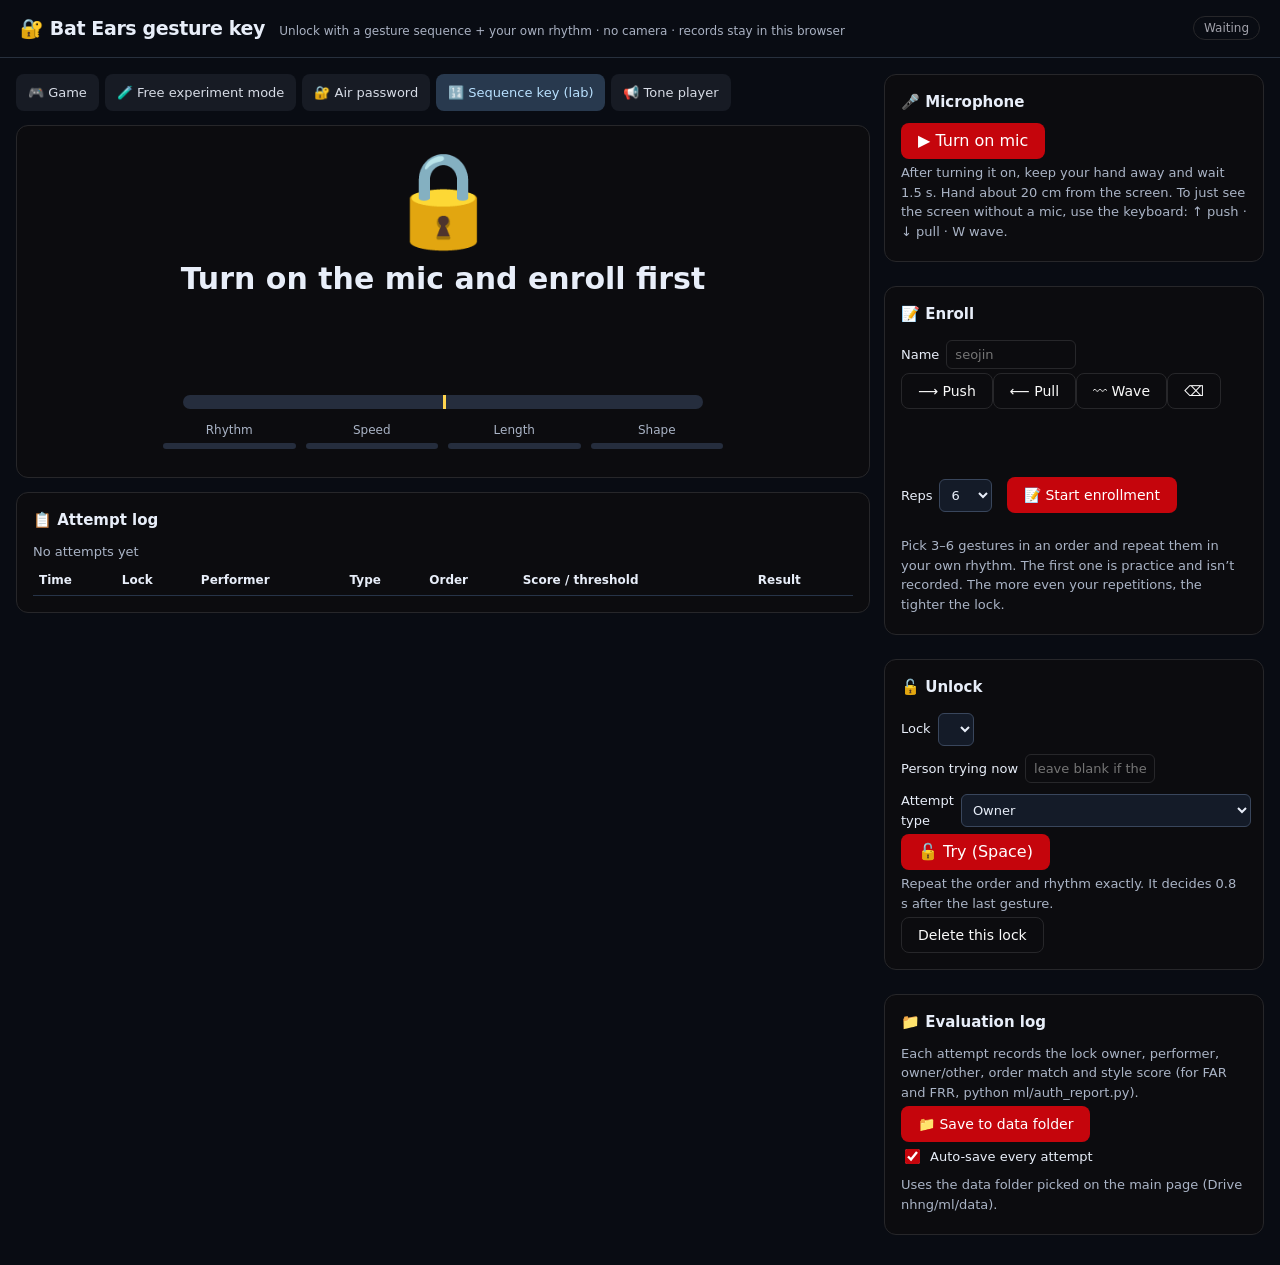
<file: web/key-lab.html>
<!doctype html>
<html lang="ko"><head><meta charset="utf-8"><meta name="viewport" content="width=device-width,initial-scale=1">
<title>Bat Ears | Sequence key (lab)</title>
<link rel="stylesheet" href="style.css?v=20261115135402">
<style>
body{max-width:none;margin:0;padding:0;background:#090c13;color:#e8eef9;font-family:Inter,system-ui,sans-serif}
header{display:flex;justify-content:space-between;align-items:center;padding:14px 20px;border-bottom:1px solid #27303d}
header h1{margin:0;font-size:19px}header span{font-size:12px;color:#a9b1c2;font-weight:400}
main{display:grid;grid-template-columns:minmax(0,1fr) 380px;gap:14px;padding:16px}
/* style.css fixes main's height and scrolls aside for the one-screen game page; these pages scroll as documents */
main{height:auto}aside{overflow:visible}
.tabs{position:static;transform:none;display:flex;gap:6px;flex-wrap:wrap;margin-bottom:14px}
.tabs a{padding:9px 12px;border-radius:8px;background:#171b24;color:#d7dce6;text-decoration:none;font-size:13px}
.tabs .sel{background:#28394e;color:#b9e1ff}
.card{margin-bottom:14px;padding:16px}h3{margin:0 0 10px;font-size:15px}
p,.hint{color:#aab4c6;font-size:13px;line-height:1.5}
label{display:inline-flex;gap:7px;align-items:center;font-size:13px;margin:4px 10px 4px 0}
input,select{background:#141b28;color:#e8eef9;border:1px solid #39465c;border-radius:6px;padding:7px}
input[type=text]{width:130px}
button{cursor:pointer}button:disabled{opacity:.45}
#lockCard{text-align:center;padding:28px 16px}
#lockIcon{font-size:92px;line-height:1}
#result{font-size:30px;font-weight:800;margin:10px 0 6px;min-height:40px}
#detail{color:#aab4c6;font-size:14px;min-height:20px}
.chips{display:flex;gap:8px;justify-content:center;flex-wrap:wrap;margin:12px 0;min-height:42px}
.chip2{padding:8px 12px;border-radius:999px;background:#1b2330;border:1px solid #39465c;font-weight:700;font-size:15px}
.chip2.ok{border-color:#2e7d32;background:#0f2a14}.chip2.bad{border-color:#c62828;background:#2a0f0f}
.meter{position:relative;height:14px;background:#252d3d;border-radius:8px;margin:14px auto 4px;max-width:520px;overflow:hidden}
#scoreBar{height:100%;width:0;background:#48a6f6;transition:width .25s}
#thrMark{position:absolute;top:-3px;bottom:-3px;width:3px;background:#ffd54f;left:50%}
.parts{display:grid;grid-template-columns:repeat(4,1fr);gap:10px;max-width:560px;margin:12px auto 0;font-size:12px;color:#aab4c6}
.parts .pb{height:6px;background:#252d3d;border-radius:4px;overflow:hidden;margin-top:4px}.parts .pb div{height:100%;width:0;background:#80cbc4}
#dots{display:flex;gap:6px;margin:10px 0}#dots span{width:14px;height:14px;border-radius:50%;background:#252d3d;display:inline-block}#dots span.on{background:#66bb6a}
table{width:100%;border-collapse:collapse;font-size:12px}td,th{padding:6px;border-bottom:1px solid #273448;text-align:left}
.big{font-size:16px;padding:10px 16px}
@media(max-width:950px){main{grid-template-columns:1fr}}
@media(max-width:600px){header{flex-wrap:wrap;gap:6px;padding:10px 12px}header h1{font-size:16px}header h1 span{display:block}main{padding:10px}.tabs{flex-wrap:nowrap;overflow-x:auto;-webkit-overflow-scrolling:touch}.tabs a{flex:0 0 auto}}
</style></head><body>
<header><h1>🔐 Bat Ears gesture key <span>Unlock with a gesture sequence + your own rhythm · no camera · records stay in this browser</span></h1><span id="status" class="chip">Waiting</span></header>
<main>
<section>
<div class="tabs"><a href="index.html">🎮 Game</a><a href="experiment-live.html">🧪 Free experiment mode</a><a href="key.html">🔐 Air password</a><a class="sel" href="key-lab.html">🔢 Sequence key (lab)</a><a href="tone.html">📢 Tone player</a></div>
<div class="card" id="lockCard">
  <div id="lockIcon">🔒</div>
  <div id="result">Turn on the mic and enroll first</div>
  <div id="detail"></div>
  <div id="live" class="chips"></div>
  <div class="meter"><div id="scoreBar"></div><div id="thrMark"></div></div>
  <div id="scoreText" class="hint"></div>
  <div class="parts">
    <div>Rhythm<div class="pb"><div id="p_rhythm"></div></div></div>
    <div>Speed<div class="pb"><div id="p_speed"></div></div></div>
    <div>Length<div class="pb"><div id="p_duration"></div></div></div>
    <div>Shape<div class="pb"><div id="p_shape"></div></div></div>
  </div>
</div>
<div class="card"><h3>📋 Attempt log</h3><div id="statsLine" class="hint"></div>
<table><thead><tr><th>Time</th><th>Lock</th><th>Performer</th><th>Type</th><th>Order</th><th>Score / threshold</th><th>Result</th></tr></thead><tbody id="rows"></tbody></table></div>
</section>
<aside>
<div class="card"><h3>🎤 Microphone</h3>
  <button id="mic" class="big">▶ Turn on mic</button>
  <p class="hint">After turning it on, keep your hand away and wait 1.5 s. Hand about 20 cm from the screen. To just see the screen without a mic, use the keyboard: ↑ push · ↓ pull · W wave.</p>
  <p id="micInfo" class="hint"></p></div>
<div class="card"><h3>📝 Enroll</h3>
  <label>Name <input id="owner" type="text" maxlength="16" placeholder="seojin"></label>
  <div id="tokens"></div>
  <div id="pick" class="chips" style="justify-content:flex-start"></div>
  <label>Reps <select id="reps"><option>5</option><option selected>6</option><option>7</option><option>8</option><option>10</option></select></label>
  <button id="enroll">📝 Start enrollment</button>
  <div id="dots"></div>
  <p class="hint">Pick 3–6 gestures in an order and repeat them in your own rhythm. The first one is practice and isn’t recorded. The more even your repetitions, the tighter the lock.</p></div>
<div class="card"><h3>🔓 Unlock</h3>
  <label>Lock <select id="tpl"></select></label>
  <label>Person trying now <input id="performer" type="text" maxlength="16" placeholder="leave blank if the same"></label>
  <label>Attempt type <select id="attack"><option value="genuine">Owner</option><option value="zero-effort">Someone else · just trying</option><option value="imitation-watched">Someone else · copying after watching</option><option value="imitation-blind">Someone else · knows only the order</option></select></label>
  <button id="unlock" class="big">🔓 Try (Space)</button>
  <p class="hint">Repeat the order and rhythm exactly. It decides 0.8 s after the last gesture.</p>
  <button id="delTpl" class="secondary">Delete this lock</button></div>
<div class="card"><h3>📁 Evaluation log</h3>
  <p class="hint">Each attempt records the lock owner, performer, owner/other, order match and style score (for FAR and FRR, python ml/auth_report.py).</p>
  <button id="save">📁 Save to data folder</button> <label><input id="autoSave" type="checkbox" checked> Auto-save every attempt</label>
  <p id="saveStatus" class="hint">Uses the data folder picked on the main page (Drive nhng/ml/data).</p></div>
</aside></main>
<script src="robust.js?v=20261115135402"></script><script src="swipe.js?v=20261115135402"></script><script src="wave.js?v=20261115135402"></script><script src="iq.js?v=20261115135402"></script><script src="dsp.js?v=20261115135402"></script><script src="circle.js?v=20261115135402"></script><script src="auth.js?v=20261115135402"></script>
<script>
(() => {
'use strict';
const $ = (id) => document.getElementById(id);
const E = window.BatEars, A = window.BatAuth;
// Gesture tokens. Any kind the engine emits as a 'gesture' event can be a token; a token with a flag only shows when
// that flag is on (?circles=1 or localStorage 'batears-auth-circles' = '1'), and stereo tokens run the engine in
// stereo. cw / ccw need a circle detector that emits 'cw' / 'ccw' gestures (bravo's iq.js trackBetween area sign);
// they stay off until it is validated on a real recording.
const TOKENS = [
  { id: 'push', label: '⟶ Push', name: 'Push' },
  { id: 'pull', label: '⟵ Pull', name: 'Pull' },
  { id: 'wave', label: '〰 Wave', name: 'Wave' },
  { id: 'cw', label: '🔃 Clockwise circle', name: 'Clockwise circle', flag: 'circles', stereo: true },
  { id: 'ccw', label: '🔄 Counter-clockwise circle', name: 'Counter-clockwise circle', flag: 'circles', stereo: true },
];
const flags = { circles: new URLSearchParams(location.search).get('circles') === '1' || (() => { try { return localStorage.getItem('batears-auth-circles') === '1'; } catch (e) { return false; } })() };
const ON = TOKENS.filter((t) => !t.flag || flags[t.flag]);
const STEREO = ON.some((t) => t.stereo);
const NAMES = Object.fromEntries(TOKENS.map((t) => [t.id, t.name])), ICON = Object.fromEntries(TOKENS.map((t) => [t.id, t.label]));
const REASON = { ok: '✅ Unlocked', order: '❌ Wrong order', rhythm: '❌ Rhythm (gaps between gestures) doesn’t match', speed: '❌ Hand speed doesn’t match',
  duration: '❌ Gesture length doesn’t match', shape: '❌ Movement shape doesn’t match', timeout: '❌ Time ran out', none: '❌ No gesture caught' };
const ATTACK = { genuine: 'Owner', 'zero-effort': 'Other · just trying', 'imitation-watched': 'Other · watched', 'imitation-blind': 'Other · order only' };
const sleep = (ms) => new Promise((r) => setTimeout(r, ms));
const store = { get(k, d) { try { const v = localStorage.getItem(k); return v ? JSON.parse(v) : d; } catch (e) { return d; } }, set(k, v) { try { localStorage.setItem(k, JSON.stringify(v)); } catch (e) { /* full / private */ } } };
const clean = (s) => String(s || '').trim().replace(/[^A-Za-z0-9_-]/g, '').slice(0, 16);
const device = (() => { try { let id = localStorage.getItem('batears-dev'); if (!id) { id = Math.random().toString(36).slice(2, 6); localStorage.setItem('batears-dev', id); } return id; } catch (e) { return 'anon'; } })();
let templates = store.get('batears-auth-templates', {});
// every attempt also goes into this browser's log, so closing the tab or a refused folder permission loses nothing
let log = store.get('batears-auth-log', []);
const savedN = () => store.get('batears-auth-saved', 0);
let pick = [], buf = [], cap = null, busy = false, dir = null;
const session = { started_at: new Date().toISOString(), device, ua: navigator.userAgent, matcher: 'BatAuth v' + A.VERSION, weights: A.WEIGHTS, attempts: [] };

// ---- engine: frames (for each gesture's motion) and gestures
let calibrating = false;
E.on('frame', (f) => {
  calibrating = !!f.calibrating;
  if (f.calibrating || !f.tone) return;
  const a = Math.max(f.dUp || 0, f.dDown || 0);
  buf.push({ t: f.t, v: f.v, a });
  while (buf.length && buf[0].t < f.t - 15000) buf.shift();
  if (STEREO && cap) circleStep(f.t, a);
});
// ---- circle tokens (flag 'circles', stereo): judge each finished motion run with bravo's BatCircle
const CIRCLE = { quietMs: 300, needTurns: 1.1, minSpanCm: 3 };
let run = null;
function circleStep(t, a) {
  if (a > 12) { if (!run) run = { t0: t }; run.t1 = t; return; }
  if (!run || t - run.t1 < CIRCLE.quietMs) return;
  const r = run; run = null;
  const tr = E.iqTrack ? E.iqTrack(r.t0 - 300, r.t1) : null;
  if (!tr || tr.n < 50 || !window.BatCircle) return;
  const c = window.BatCircle.analyze(tr.t, tr.u, tr.w);
  if (!(Math.abs(c.turns) >= CIRCLE.needTurns && c.ru >= CIRCLE.minSpanCm && c.rw >= CIRCLE.minSpanCm)) return;
  const k = cap;
  // the gestures the engine fired during the circle are its own strokes
  k.gestures = k.gestures.filter((x) => !(x.te >= r.t0 - 100 && x.te <= r.t1 + 300));
  const s = Math.sign(c.turns);
  if (k.want) {                                          // enrollment: every circle votes on which sign is clockwise
    const exp = k.want[k.gestures.length];
    if (exp === 'cw' || exp === 'ccw') { k.vote = (k.vote || 0) + (exp === 'cw' ? 1 : -1) * c.turns; k.sign = Math.sign(k.vote) || null; }
  }
  if (k.sign == null) return;
  k.gestures.push({ kind: s * k.sign > 0 ? 'cw' : 'ccw', te: r.t1, simulated: false, circle: { turns: +c.turns.toFixed(2), ru: +c.ru.toFixed(1), rw: +c.rw.toFixed(1) } });
  k.gestures.sort((x, y) => x.te - y.te);
  k.last = performance.now();
  showLive(k.gestures.map((x) => x.kind));
}
E.on('gesture', (g) => {
  if (!cap) return;
  // a wave's first stroke often fires as a push/pull just before the wave (wave.js t0): drop it
  if (g.kind === 'wave' && g.t0) cap.gestures = cap.gestures.filter((x) => !(x.te >= g.t0 - 50 && (x.kind === 'push' || x.kind === 'pull')));
  cap.gestures.push({ kind: g.kind, te: g.t, simulated: !!g.simulated });
  cap.last = g.t;
  showLive(cap.gestures.map((x) => x.kind));
});
E.on('state', (s) => {
  $('status').textContent = !s.running ? 'Waiting' : s.calibrating ? 'Measuring baseline · hand away' : busy ? 'Listening' : 'Ready';
  $('status').className = 'chip ' + (!s.running ? '' : s.calibrating ? 'cal' : 'on');
});

// one attempt: n gestures, then 0.8 s of quiet; or 3 s of quiet after the first gesture; or 12 s in all
async function capture(n, opts = {}) {
  // never listen while the engine is still calibrating (gestures can't fire then)
  for (let i = 0; E.running && calibrating && i < 60; i++) { $('detail').textContent = 'Measuring baseline · keep your hand away for a moment'; await sleep(100); }
  return listen(n, opts);
}
function listen(n, { timeoutMs = 12000, idleMs = 3000, want = null, sign = null, vote = 0 } = {}) {
  return new Promise((resolve) => {
    run = null;
    cap = { gestures: [], start: performance.now(), last: 0, want, sign, vote };
    const tick = () => {
      const c = cap, now = performance.now();
      if (!c) return;
      const done = c.gestures.length >= n && now - c.last > 800;
      const idle = c.gestures.length && now - c.last > idleMs;
      if (done || idle || now - c.start > timeoutMs) {
        cap = null;
        const r = finish(c, done ? 'done' : idle ? 'idle' : 'timeout');
        r.sign = c.sign; r.vote = c.vote;
        // the attempt's frames (ms from the start, v, echo dB) so a missed gesture can be replayed later
        r.frames = buf.filter((f) => f.t >= c.start - 300 && f.t <= now).map((f) => [Math.round(f.t - c.start), +f.v.toFixed(2), +f.a.toFixed(1)]);
        r.te = c.gestures.map((g) => Math.round(g.te - c.start));
        resolve(r); return;
      }
      setTimeout(tick, 100);
    };
    tick();
  });
}
function finish(c, why) {
  let prevEnd = -Infinity;
  const gs = c.gestures.map((g, i, all) => {
    const hi = i + 1 < all.length ? all[i + 1].te - 120 : Infinity;   // don't run into the next gesture
    const seg = g.simulated ? null : A.segment(buf, g.te, { lo: prevEnd, hi });
    if (seg) prevEnd = seg.t1;
    return { kind: g.kind, te: g.te, seg, simulated: g.simulated };
  });
  return { why, gestures: gs, att: A.attemptFeatures(gs) };
}

// ---- UI helpers
const seqText = (ks) => ks.map((k) => NAMES[k] || k).join(' → ');
function showLive(kinds, expected) {
  $('live').replaceChildren(...kinds.map((k, i) => {
    const d = document.createElement('span');
    d.className = 'chip2' + (expected ? (expected[i] === k ? ' ok' : ' bad') : '');
    d.textContent = ICON[k] || k;
    return d;
  }));
}
function say(icon, result, detail) { $('lockIcon').textContent = icon; $('result').textContent = result; $('detail').textContent = detail || ''; }
function meter(sc) {
  const thr = sc && sc.threshold, s = sc && sc.score;
  const scale = (thr || 2) * 2;                                // the threshold sits in the middle of the bar
  $('thrMark').style.left = '50%';
  $('scoreBar').style.width = s == null ? '0%' : Math.min(100, (100 * s) / scale) + '%';
  $('scoreBar').style.background = sc && sc.accepted ? '#66bb6a' : '#ef5350';
  $('scoreText').textContent = s == null ? '' : `Score ${s} (lower = more similar) · threshold ${thr}`;
  for (const k of ['rhythm', 'speed', 'duration', 'shape']) {
    const v = sc && sc.parts ? sc.parts[k] : null;
    $('p_' + k).style.width = v == null ? '0%' : Math.min(100, v * 25) + '%';
  }
}
function lock(v) { ['enroll', 'unlock', 'delTpl', 'owner', 'tpl', 'reps', 'back'].forEach((id) => { $(id).disabled = v; }); document.querySelectorAll('[data-g]').forEach((b) => { b.disabled = v; }); }
function renderPick() {
  $('pick').replaceChildren(...pick.map((k) => { const d = document.createElement('span'); d.className = 'chip2'; d.textContent = ICON[k]; return d; }));
}
function refreshTpl(sel) {
  const names = Object.keys(templates);
  $('tpl').replaceChildren(...names.map((n) => { const o = document.createElement('option'); o.value = n; o.textContent = `${n} (${templates[n].kinds.length} gestures)${templates[n].v !== A.VERSION ? ' · re-enroll needed' : ''}`; return o; }));
  if (sel) $('tpl').value = sel;
}
function stats() {
  const by = {};
  for (const a of session.attempts) {
    const o = by[a.owner] || (by[a.owner] = { g: 0, gOk: 0, i: 0, iOk: 0 });
    if (a.genuine) { o.g++; if (a.accepted) o.gOk++; } else { o.i++; if (a.accepted) o.iOk++; }
  }
  $('statsLine').textContent = Object.entries(by).map(([n, o]) => `${n}: owner ${o.gOk}/${o.g} passed (FRR ${o.g ? Math.round(100 * (o.g - o.gOk) / o.g) : '–'}%) · others ${o.iOk}/${o.i} passed (FAR ${o.i ? Math.round(100 * o.iOk / o.i) : '–'}%)`).join('  |  ') || 'No attempts yet';
}
function addRow(a) {
  const tr = document.createElement('tr');
  [a.t.slice(11, 19), a.owner, a.performer, ATTACK[a.attack] || a.attack, a.seq_ok ? 'Correct' : 'Wrong', a.style_score == null ? '–' : `${a.style_score} / ${a.threshold}`, a.accepted ? '✅' : '❌ ' + (REASON[a.reason] || a.reason).replace('❌ ', '')]
    .forEach((x) => { const td = document.createElement('td'); td.textContent = x; tr.appendChild(td); });
  $('rows').prepend(tr);
}

// ---- data folder: the one picked on the main page (IndexedDB 'batears' / kv / dataDir), else ask once
const idbOpen = () => new Promise((res, rej) => { const r = indexedDB.open('batears', 1); r.onupgradeneeded = () => r.result.createObjectStore('kv'); r.onsuccess = () => res(r.result); r.onerror = () => rej(r.error); });
const idbGet = async (k) => { const db = await idbOpen(); return new Promise((res, rej) => { const q = db.transaction('kv').objectStore('kv').get(k); q.onsuccess = () => res(q.result); q.onerror = () => rej(q.error); }); };
const idbPut = async (k, v) => { const db = await idbOpen(); return new Promise((res, rej) => { const tx = db.transaction('kv', 'readwrite'); tx.objectStore('kv').put(v, k); tx.oncomplete = () => res(); tx.onerror = () => rej(tx.error); }); };
async function dataDir(ask) {
  if (dir) return dir;
  try { const h = await idbGet('dataDir'); if (h) { let q = await h.queryPermission({ mode: 'readwrite' }); if (q !== 'granted' && ask) q = await h.requestPermission({ mode: 'readwrite' }); if (q === 'granted') return (dir = h); } } catch (e) { /* none */ }
  if (!ask || !window.showDirectoryPicker) return null;
  try { const h = await window.showDirectoryPicker({ id: 'batears-data', mode: 'readwrite' }); idbPut('dataDir', h).catch(() => {}); return (dir = h); } catch (e) { return null; }
}
const csvOf = (rows) => {
  const keys = ['t', 'owner', 'performer', 'attack', 'genuine', 'expected', 'got', 'seq_ok', 'style_score', 'threshold', 'accepted', 'reason', 'rhythm', 'speed', 'duration', 'shape', 'intervals', 'device', 'freq'];
  const esc = (x) => { const s = Array.isArray(x) ? x.join(';') : String(x ?? ''); return /[",\n]/.test(s) ? '"' + s.replace(/"/g, '""') + '"' : s; };
  return [keys.join(','), ...rows.map((r) => keys.map((k) => esc(k in r ? r[k] : (r.parts || {})[k])).join(','))].join('\n');
};
async function save(ask) {
  if (!log.length) { $('saveStatus').textContent = 'No attempts to save yet'; return false; }
  const base = 'batears_auth_' + device;   // one file per browser with its whole log (re-written each time)
  const tpls = Object.fromEntries(Object.entries(templates).map(([n, t]) => [n, { kinds: t.kinds, n: t.n, threshold: t.threshold, loo: t.loo, created: t.created, device: t.device }]));
  const files = [[base + '.json', JSON.stringify({ session, templates: tpls, attempts: log }, null, 1)], [base + '.csv', csvOf(log)]];
  const d = await dataDir(ask);
  if (!d) {
    if (ask) { for (const [n, data] of files) { const a = document.createElement('a'); a.href = URL.createObjectURL(new Blob([data])); a.download = n; a.click(); } $('saveStatus').textContent = 'No folder, so it downloaded. Please move it to ml/data'; return true; }
    $('saveStatus').textContent = `⚠️ Not saved to the folder (no permission). Press '📁 Save to data folder' · ${log.length - savedN()} attempts are still in this browser`;
    return false;
  }
  try {
    for (const [n, data] of files) { const h = await d.getFileHandle(n, { create: true }), w = await h.createWritable(); await w.write(data); await w.close(); }
    store.set('batears-auth-saved', log.length);
    $('saveStatus').textContent = `✅ Saved: ${base}.json (${log.length} attempts)`;
    return true;
  } catch (e) { $('saveStatus').textContent = '⚠️ Save failed: ' + e.message + ' · press the 📁 button again'; return false; }
}

// ---- flows
async function micOn() {
  if (E.running) return;
  $('mic').disabled = true;
  const ok = await E.start({ freq: 20000, raw: true, stereo: STEREO, sequence: true }); // re-arm between strokes
  $('mic').disabled = false;
  if (!ok) { say('🎤', 'Can’t turn on the microphone', 'Allow the microphone left of the address bar'); return; }
  $('mic').textContent = '🎤 Microphone on';
  const i = E.info || {};
  $('micInfo').textContent = `${i.f0 || E.freq}Hz · mic ${i.micRate || '?'}Hz · ${i.mic || ''}`;
  say(templates[$('tpl').value] ? '🔒' : '📝', templates[$('tpl').value] ? 'Press 🔓 Try and perform your gesture password' : 'Pick a gesture order on the right and enroll');
}
async function enroll() {
  if (busy) return;
  const owner = clean($('owner').value);
  if (!owner) { alert('Please enter a name (letters and digits)'); return; }
  if (pick.length < 3 || pick.length > 6) { alert('Pick 3–6 gestures'); return; }
  const N = Number($('reps').value) || 6, want = pick.slice();
  busy = true; lock(true); meter(null);
  // one practice repetition first (kept out of the template: real first reps ran far from the rest, bravo)
  $('dots').replaceChildren(...Array.from({ length: N + 1 }, (_, i) => { const d = document.createElement('span'); if (!i) { d.title = 'Practice'; d.style.outline = '1px dashed #9aa3b2'; } return d; }));
  const reps = [];
  let practice = null, circleSign = null, circleVote = 0;
  for (let tries = 0; reps.length < N && tries < (N + 1) * 3; tries++) {
    say('📝', practice ? `${reps.length + 1}/${N}` : 'Practice 1 (not recorded)', seqText(want) + ' · go now (each gesture quick, with a short pause between)');
    showLive([]);
    const r = await capture(want.length, { want, sign: circleSign, vote: circleVote });
    circleVote = r.vote || 0;
    circleSign = Math.sign(circleVote) || null;
    const k = r.att.kinds, ok = k.length === want.length && k.every((x, i) => x === want[i]);
    showLive(k, want);
    if (ok && !practice) { practice = r.att; $('dots').children[0].className = 'on'; say('✓', 'Practice done · now for real', `Gaps ${r.att.intervals.map((x) => x.toFixed(2)).join(' · ')}s`); }
    else if (ok) { reps.push(r.att); $('dots').children[reps.length].className = 'on'; say('✓', `${reps.length}/${N} recorded`, `Gaps ${r.att.intervals.map((x) => x.toFixed(2)).join(' · ')}s`); }
    else say('↺', 'Please do it again', (k.length ? 'Caught order: ' + seqText(k) : 'No gesture caught') + ' · wanted order: ' + seqText(want));
    await sleep(1100);
  }
  if (reps.length < 3) { say('❌', 'Couldn’t enroll', 'Fewer than 3 repetitions were caught. Please do it again'); busy = false; lock(false); return; }
  const tpl = A.buildTemplate(reps);
  Object.assign(tpl, { owner, device, freq: E.freq, circleSign, circleVote: +circleVote.toFixed(2), stereo: STEREO, practice });
  templates[owner] = tpl;
  store.set('batears-auth-templates', templates);
  refreshTpl(owner);
  say('✅', `${owner} enrolled`, `Gestures ${tpl.kinds.length} · ${tpl.n} reps · threshold score ${tpl.threshold} (spread between reps ${tpl.loo.join(' ')})`);
  busy = false; lock(false);
}
async function unlock() {
  if (busy) return;
  const owner = $('tpl').value, tpl = templates[owner];
  if (!tpl) { alert('Please enroll first'); return; }
  if (tpl.v !== A.VERSION) { say('📝', 'The scoring method changed, so you need to re-enroll', `'${owner}': please re-enroll in the same order (rhythm is now measured at each gesture’s center)`); return; }
  if (!E.running && !confirm('The microphone is off. Try with keyboard simulation (↑ ↓ W) only?')) return;
  if ($('autoSave').checked) await dataDir(true); // ask for the folder now, while the click still counts as a gesture
  busy = true; lock(true); meter(null);
  say('👂', 'Perform your gesture password', `Gestures ${tpl.kinds.length} · each gesture quick, with a very short pause between`);
  showLive([]);
  const r = await capture(tpl.kinds.length, { sign: tpl.circleSign == null ? null : tpl.circleSign });
  const sc = r.gestures.length ? A.score(tpl, r.att)
    : { orderOk: false, accepted: false, reason: r.why === 'timeout' ? 'timeout' : 'none', score: null, threshold: tpl.threshold, parts: null };
  showLive(r.att.kinds, tpl.kinds);
  meter(sc);
  say(sc.accepted ? '🔓' : '🔒', REASON[sc.reason] || sc.reason, sc.orderOk ? '' : `Caught order: ${seqText(r.att.kinds) || 'none'}`);
  const attack = $('attack').value, performer = clean($('performer').value) || (attack === 'genuine' ? owner : 'other');
  const a = { t: new Date().toISOString(), owner, performer, attack, genuine: attack === 'genuine', expected: tpl.kinds, got: r.att.kinds,
    seq_ok: sc.orderOk, style_score: sc.score, threshold: sc.threshold, accepted: sc.accepted, reason: sc.reason, parts: sc.parts,
    intervals: r.att.intervals.map((x) => +x.toFixed(3)), g: r.att.g.map((g) => g && { peak: +g.peak.toFixed(3), dur: Math.round(g.dur), tPeak: +g.tPeak.toFixed(3) }),
    end: r.why, expected_n: tpl.kinds.length, detected_n: r.gestures.length, frames: r.frames, te_ms: r.te,
    simulated: r.gestures.some((x) => x.simulated), noMotion: r.gestures.filter((x) => !x.seg && !x.simulated).length, device, freq: E.freq };
  session.attempts.push(a);
  log.push(a);
  store.set('batears-auth-log', log);
  addRow(a); stats();
  if ($('autoSave').checked) save(false);
  busy = false; lock(false);
}

// ---- wiring
$('tokens').replaceChildren(...ON.map((t) => { const b = document.createElement('button'); b.className = 'secondary'; b.dataset.g = t.id; b.textContent = t.label; return b; }),
  Object.assign(document.createElement('button'), { className: 'secondary', id: 'back', textContent: '⌫' }));
document.querySelectorAll('[data-g]').forEach((b) => { b.onclick = () => { if (pick.length < 6) pick.push(b.dataset.g); renderPick(); b.blur(); }; });
$('back').onclick = () => { pick.pop(); renderPick(); };
$('mic').onclick = micOn;
$('enroll').onclick = (e) => { e.target.blur(); enroll(); };
$('unlock').onclick = (e) => { e.target.blur(); unlock(); };
$('save').onclick = () => save(true);
$('delTpl').onclick = () => { const n = $('tpl').value; if (n && confirm(`'${n}' Delete the lock?`)) { delete templates[n]; store.set('batears-auth-templates', templates); refreshTpl(); } };
window.addEventListener('keydown', (e) => {
  const tag = (e.target && e.target.tagName) || '';
  if (e.code === 'Space' && !['INPUT', 'SELECT', 'TEXTAREA', 'BUTTON'].includes(tag)) { e.preventDefault(); unlock(); }
});
refreshTpl(); renderPick(); stats();
if (log.length > savedN()) $('saveStatus').textContent = `⚠️ Unsaved attempts: ${log.length - savedN()} in this browser → '📁 Save to data folder'`;
window.BatKey = { session, get templates() { return templates; } }; // for tests
})();
</script></body></html>
</file>
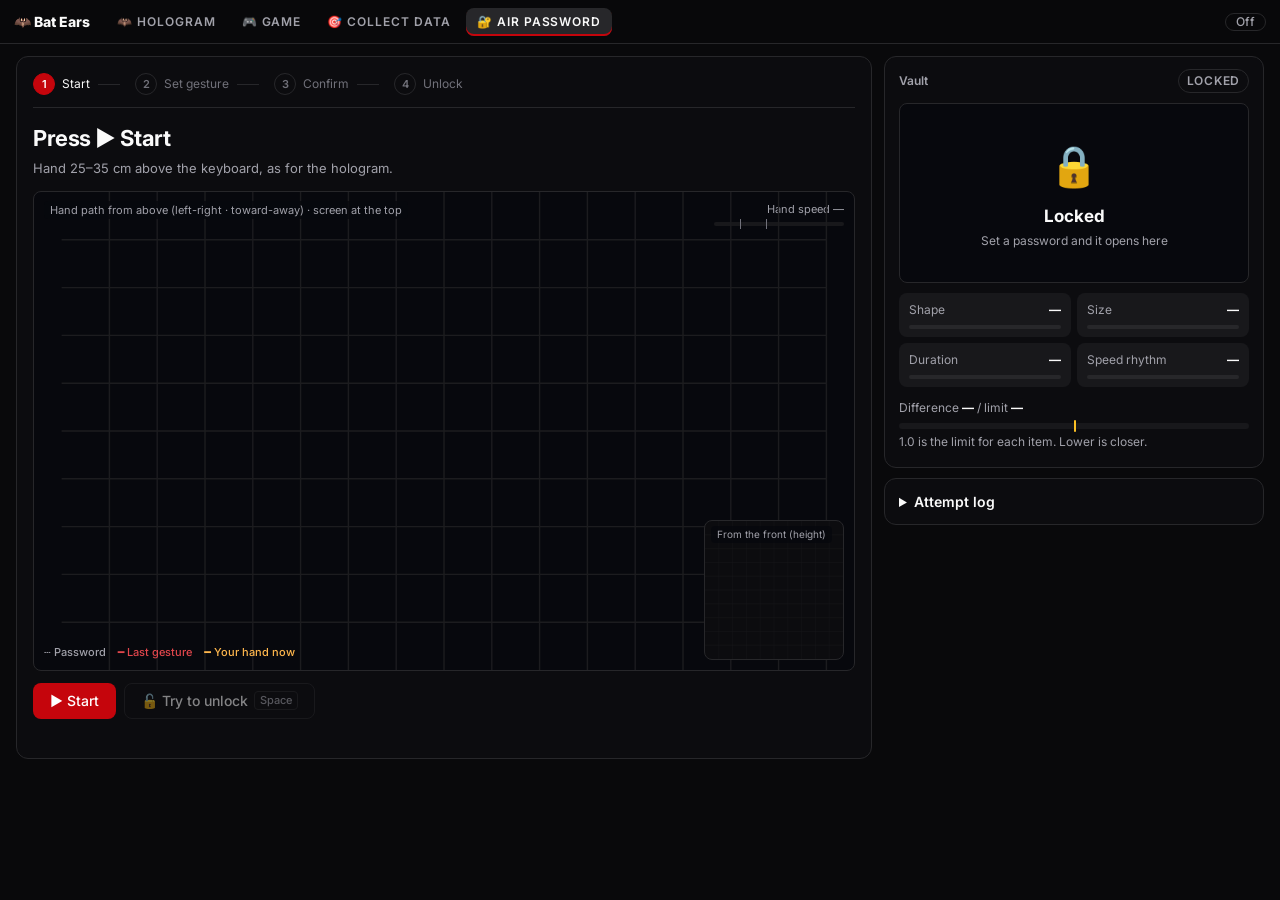
<file: web/key.html>
<!doctype html>
<html lang="en"><head><meta charset="utf-8"><meta name="viewport" content="width=device-width,initial-scale=1">
<title>Bat Ears | Air Password</title>
<link rel="preconnect" href="https://fonts.googleapis.com">
<link rel="stylesheet" href="https://fonts.googleapis.com/css2?family=Inter:wght@400;500;600;700;800&display=swap">
<link rel="stylesheet" href="style.css?v=20261115140629">
<style>
/* Same look as the game: style.css (zinc + Badger Red) for type, buttons, cards and the header; below, only this page's parts */
:root{--teal:#e0464c;--ok:#4ade80;--red:#f87171;--gold:#fbbf24;--dim:#71717a;--line:#27272a}
html,body{height:auto;min-height:100%}
.keygrid{display:grid;grid-template-columns:minmax(0,1fr) 380px;gap:12px;padding:12px 16px 24px;align-items:start}
.keygrid>*{min-width:0}
.side-col{display:flex;flex-direction:column;gap:10px}
.flow{display:flex;align-items:center;margin:0 0 14px;padding:0 0 12px;list-style:none;border-bottom:1px solid var(--border);overflow-x:auto}
.step{display:flex;align-items:center;gap:7px;font-size:12px;color:var(--dim);white-space:nowrap}
.step i{width:22px;height:22px;border-radius:50%;border:1px solid var(--border);display:grid;place-content:center;font-style:normal;font-size:11px;font-weight:600}
.step+.step:before{content:'';width:22px;height:1px;background:var(--border);margin:0 8px}
.step.now{color:var(--text)}.step.now i{border-color:var(--primary);color:#fff;background:var(--primary)}
.step.done{color:var(--muted)}.step.done i{border-color:var(--primary);color:var(--teal)}
.drawcard{display:flex;flex-direction:column;padding:16px}
.say{font-size:22px;font-weight:700;letter-spacing:-.02em;min-height:1.3em}
.sub{color:var(--muted);font-size:13px;min-height:1.5em;margin:4px 0 12px;line-height:1.5}
.canvas{position:relative;background:#07080d;border:1px solid var(--border);border-radius:var(--radius);overflow:hidden;height:min(56vh,480px);min-height:300px}
.canvas svg{display:block;width:100%;height:100%;position:absolute;inset:0}
.canvas .lbl{position:absolute;left:10px;top:9px;font-size:11px;color:var(--muted);z-index:1;background:#07080dcc;padding:1px 6px;border-radius:4px}
.inset{position:absolute;right:10px;bottom:10px;width:140px;height:140px;background:var(--card);border:1px solid var(--border);border-radius:var(--radius)}
.inset svg{position:absolute;inset:0}.inset .lbl{left:6px;top:5px;font-size:10px}
.speed{position:absolute;right:10px;top:9px;font-size:11px;color:var(--muted);text-align:right;font-variant-numeric:tabular-nums}
.sbar{position:relative;width:130px;height:4px;background:var(--muted-bg);border-radius:3px;margin-top:5px}.sbar i{position:absolute;inset:0 auto 0 0;width:0;background:#52525b;border-radius:3px}.sbar i.go{background:var(--pull)}
.sbar em{position:absolute;top:-3px;width:1px;height:10px;background:#71717a}.sbar .m1{left:20%}.sbar .m2{left:40%}
.legend{position:absolute;left:10px;bottom:9px;font-size:11px;color:var(--muted);display:flex;gap:12px}.legend b{font-weight:500}
.legend .k{color:#a1a1aa}.legend .a{color:var(--teal)}.legend .l{color:var(--pull)}
.btnrow{display:flex;gap:8px;flex-wrap:wrap;margin-top:12px;align-items:center}
button.ghost{background:transparent;border-color:transparent;color:var(--muted)}button.ghost:hover:not(:disabled){color:var(--text);background:var(--muted-bg)}
#doneBtn:disabled,#cancelBtn:disabled,#resetBtn:disabled{display:none}
kbd{font:inherit;font-size:11px;border:1px solid var(--border);border-radius:4px;padding:0 5px;color:var(--muted)}
.warn{color:var(--warn);font-size:13px;min-height:1.2em;margin-top:8px}
.vault .top{display:flex;justify-content:space-between;align-items:center;margin-bottom:10px}
.vault .top span{font-size:12px;color:var(--muted);font-weight:600}
.verdict{font-size:11px;letter-spacing:.06em;font-weight:700;padding:2px 8px;border-radius:999px;border:1px solid var(--border);color:var(--muted)}
.door{min-height:180px;background:#07080d;border:1px solid var(--border);border-radius:var(--radius);display:grid;place-content:center;text-align:center;padding:16px;transition:background .3s,border-color .3s}
.door .icon{font-size:40px}.door strong{display:block;font-size:17px;margin:8px 0 2px}.door small{color:var(--muted);font-size:12px}
.vault.open .door{border-color:#14532d;background:#052e16}.vault.open .verdict{border-color:#14532d;background:#052e16;color:var(--ok)}
.vault.denied .door{border-color:#7f1d1d;background:#1c0a0b}.vault.denied .verdict{border-color:#7f1d1d;color:var(--red)}.vault.denied .icon{animation:shake .4s}
.file{display:none;background:#fafafa;color:#18181b;border-radius:var(--radius);padding:14px 16px;text-align:left;width:min(280px,100%)}
.file .tag{font-size:10px;letter-spacing:.1em;color:#15803d;font-weight:700}.file b{display:block;font-size:16px;margin:4px 0 2px}.file p{color:#52525b;margin:3px 0;font-size:12px}
.vault.open .icon,.vault.open .door strong,.vault.open .door small{display:none}.vault.open .file{display:block;animation:reveal .4s ease-out}
.metrics{display:grid;grid-template-columns:1fr 1fr;gap:6px;margin-top:10px}
.metric{padding:8px 10px;background:var(--muted-bg);border-radius:var(--radius);font-size:12px;color:var(--muted)}
.metric div{display:flex;justify-content:space-between}.metric b{color:var(--text);font-variant-numeric:tabular-nums}
.metric .mini{height:4px;background:var(--border);border-radius:3px;margin-top:6px;position:relative;overflow:hidden}.metric .mini i{position:absolute;inset:0 auto 0 0;width:0;background:var(--ok);border-radius:3px;transition:width .4s}
.metric.over .mini i{background:var(--red)}.metric.over b{color:var(--red)}
.score{font-size:12px;color:var(--muted);margin-top:12px}.score b{color:var(--text);font-variant-numeric:tabular-nums}
.track{height:6px;position:relative;background:var(--muted-bg);border-radius:999px;margin-top:6px}.track i{height:100%;display:block;border-radius:999px;width:0;background:var(--ok);transition:width .4s}
.track:after{content:'';position:absolute;left:50%;height:12px;width:2px;top:-3px;background:var(--gold);border-radius:1px}
details.log summary{cursor:pointer;font-weight:600}details.log[open] summary{margin-bottom:8px}
input[type=text]{background:transparent;border:1px solid var(--input);color:var(--text);border-radius:calc(var(--radius) - 2px);padding:4px 8px;font:inherit;width:9em}
table{width:100%;border-collapse:collapse;font-size:12px;margin:8px 0}td,th{padding:6px 4px;border-bottom:1px solid var(--border);text-align:left}th{color:var(--muted);font-weight:500}
.empty td{color:var(--dim);text-align:center;padding:14px}
@keyframes reveal{from{opacity:0;transform:translateY(8px)}to{opacity:1;transform:none}}
@keyframes shake{0%,100%{transform:none}25%{transform:translateX(-5px) rotate(-5deg)}75%{transform:translateX(5px) rotate(5deg)}}
@media(max-width:950px){.keygrid{grid-template-columns:1fr}}
@media(prefers-reduced-motion:reduce){*{animation:none!important;transition:none!important}}
</style></head><body>
<script src="sitenav.js?v=20261115140629"></script>
<span id="status" class="chip" data-nav-slot>Off</span>
<div class="keygrid">
    <section class="card drawcard">
      <ol class="flow" aria-label="Steps">
    <li class="step" id="st-start"><i>1</i>Start</li><li class="step" id="st-set1"><i>2</i>Set gesture</li>
    <li class="step" id="st-set2"><i>3</i>Confirm</li><li class="step" id="st-unlock"><i>4</i>Unlock</li>
  </ol>
      <div class="say" id="say" role="status" aria-live="polite">Press ▶ Start</div>
      <div class="sub" id="sub">Hand 25–35 cm above the keyboard, as for the hologram.</div>
      <div class="canvas"><span class="lbl">Hand path from above (left-right · toward-away) · screen at the top</span><div class="speed" aria-hidden="true"><span id="spdTxt">Hand speed —</span><div class="sbar"><i id="spdBar"></i><em class="m1"></em><em class="m2"></em></div></div><svg id="vFront" viewBox="-1.6 -1 3.2 2" preserveAspectRatio="xMidYMid meet" aria-hidden="true"></svg>
        <div class="legend"><b class="k">┄ Password</b><b class="a">━ Last gesture</b><b class="l">━ Your hand now</b></div>
        <div class="inset"><span class="lbl">From the front (height)</span><svg id="vTop" viewBox="-1 -1 2 2" aria-hidden="true"></svg></div></div>
      <div class="btnrow">
        <button id="startBtn">▶ Start</button>
        <button id="tryBtn" class="secondary" disabled>🔓 Try to unlock <kbd>Space</kbd></button>
        <button class="ghost" id="resetBtn" disabled>Set a new password</button>
        <button id="doneBtn" class="secondary" disabled>✓ Done drawing</button>
        <button class="ghost" id="cancelBtn" disabled>Stop</button>
      </div>
      <div class="warn" id="warn"></div>
    </section>
    <div class="side-col"><section class="card vault" id="vault" aria-live="polite">
      <div class="top"><span>Vault</span><span class="verdict" id="verdict">LOCKED</span></div>
      <div class="door"><div class="icon" id="vIcon">🔒</div><strong id="vTitle">Locked</strong><small id="vSub">Set a password and it opens here</small>
        <div class="file"><span class="tag">ACCESS GRANTED · DEMO FILE</span><b>Research Notes</b><p>PRIVATE WORKSPACE / 01</p><p>Opened with one gesture. No camera, just sound.</p></div></div>
      <div class="metrics">
        <div class="metric" data-c="shape"><div>Shape <b data-p="shape">—</b></div><div class="mini"><i></i></div></div>
        <div class="metric" data-c="size"><div>Size <b data-p="size">—</b></div><div class="mini"><i></i></div></div>
        <div class="metric" data-c="duration"><div>Duration <b data-p="duration">—</b></div><div class="mini"><i></i></div></div>
        <div class="metric" data-c="rhythm"><div>Speed rhythm <b data-p="rhythm">—</b></div><div class="mini"><i></i></div></div>
      </div>
      <div class="score">Difference <b id="score">—</b> / limit <b id="thr">—</b><div class="track"><i id="trackI"></i></div></div>
      <p class="hint">1.0 is the limit for each item. Lower is closer.</p>
    </section>
  <details class="card log"><summary>Attempt log</summary>
    <div class="btnrow"><label>Who is trying <input type="text" id="who" maxlength="16" placeholder="Name (optional)"></label>
      <button id="exportBtn" class="secondary small">Export log (JSON)</button><button class="ghost small" id="clearLogBtn">Clear log</button></div>
    <table><thead><tr><th>Time</th><th>Who</th><th>Result</th><th>Score</th><th>Biggest difference</th></tr></thead><tbody id="logBody"></tbody></table>
    <p class="hint">Stored only in this browser. Same engine and filter as the hologram; the limits are first estimates.</p>
  </details>
</div></div>
<script src="bat3d.js?v=20261115140629"></script><script src="airkey.js?v=20261115140629"></script>
<script>
(() => {
'use strict';
const $ = (id) => document.getElementById(id);
const store = { get(k, d) { try { const v = localStorage.getItem(k); return v == null ? d : JSON.parse(v); } catch (e) { return d; } },
  set(k, v) { try { localStorage.setItem(k, JSON.stringify(v)); } catch (e) { /* storage off: this session only */ } } };
const K = window.AirKey;
const KEY_ID = 'batears-airkey', LOG_ID = 'batears-airkey-log';
let key = store.get(KEY_ID, null);
if (key && key.v !== K.VERSION) key = null;
let log = store.get(LOG_ID, []);
const REASON = { shape: 'shape', size: 'size', duration: 'duration', rhythm: 'speed rhythm' };

// ---- hologram.html's smoothing (One-Euro, 1.5 Hz / beta 60) on the engine's continuous position
const alpha = (cut, dt) => { const r = 2 * Math.PI * cut * dt; return r / (r + 1); };
class OneEuro {
  constructor(minCutoff, beta, dCutoff = 1) { Object.assign(this, { minCutoff, beta, dCutoff, x: null, dx: 0, raw: null }); }
  reset() { this.x = null; this.dx = 0; this.raw = null; }
  filter(v, dt, scale = 1) {
    if (this.x == null) { this.x = v; this.raw = v; return v; }
    const d = (v - this.raw) / dt;
    this.raw = v;
    this.dx += alpha(this.dCutoff, dt) * (d - this.dx);
    const cutoff = this.minCutoff * scale + this.beta * Math.abs(this.dx);
    this.x += alpha(cutoff, dt) * (v - this.x);
    return this.x;
  }
}
const euro = [new OneEuro(1.5, 60, 1), new OneEuro(1.5, 60, 1), new OneEuro(1.5, 60, 1)];
const vadd = (a, b) => a.map((v, i) => v + b[i]), vsub = (a, b) => a.map((v, i) => v - b[i]);
// ---- the hand position, exactly as hologram.html draws it (its onFrame display chain): engine raw -> continuity ->
// height gain on each step -> spring back to the centre (tau 2 s; 2 s once the hand has been still for 1 s) -> One Euro
const HOME = [0, 0.19, -0.15];   // hologram.html HOME0: where the drawn hand rests
const TAU = 2;                   // hologram.html 'Return to center' default
const disp = { pos: HOME.slice(), cont: null, off: [0, 0, 0], spring: [0, 0, 0], last: null, still: 0, levelDb: null, trail: [] };
function resetDisplay() { Object.assign(disp, { pos: HOME.slice(), cont: null, off: [0, 0, 0], spring: [0, 0, 0], last: null, still: 0, trail: [] }); euro.forEach((f) => f.reset()); }

// ---- capture: hold still 2 s (the hologram's spring has brought the hand to the centre: that is the start point),
// draw, then hold still again. Still = the engine's own still signal, as the hologram uses; the hand's speed is a fallback
const HOLD_MS = 2000, STILL_AFTER = 600, MAX_REC = 5000, WAIT_MOVE = 10000, SPEED_WIN = 150, GO_SPEED = 0.12, STOP_SPEED = 0.06;
const ZONE = [0.18, 0.12, 0.15];   // hologram.html's taught zone around the hand spot (half-widths, m)
// as hologram.html's ampTable()/yBoost() with 'Draw height at true size' on: seqg 1.569 / 1.253, the gated model 1.402 / 1.184, the linear one 1.77 / 1.33
function heightGain(model) {
  const c = (((window.Bat3D || {}).DEFAULT_CALIB || {}).galaxy) || {};
  const src = model === 'seqg' && c.seqg && c.seqg.amp ? c.seqg : model === 'gated' && c.gated && c.gated.amp ? c.gated : c, M = src.amp && src.amp.modes;
  return M && M.matched && M.half ? M.matched.k[1] / M.half.k[1] : 1;
}
let Y_GAIN = 1;   // set when the engine starts, from the model it runs
const cap = { phase: 'off', purpose: null, t0: 0, pts: [], still: 0, slow: 0, lastMove: 0, anchor: null, out: false };
let engine = null, running = false, first = null, timer = 0, confirmFails = 0;

function onFrame(f) {
  if (!f || !f.raw) return;
  const t = f.t != null ? f.t : performance.now(), dt = disp.last == null ? 0.01 : Math.max(0.002, Math.min(0.1, (t - disp.last) / 1000));
  disp.last = t;
  let cont = vadd(f.raw, disp.off);
  if (f.reset && disp.cont) { disp.off = vsub(disp.cont, f.raw); cont = disp.cont.slice(); }
  const stepv = disp.cont ? vsub(cont, disp.cont) : [0, 0, 0];
  stepv[1] *= Y_GAIN;
  disp.cont = cont;
  disp.still = f.moving === false ? (f.still || disp.still + dt * 1000) : 0;
  const tau = disp.still > 1000 ? Math.min(2, TAU) : TAU, k = Math.exp(-dt / tau);
  disp.spring = disp.spring.map((s, i) => (s + stepv[i]) * k);
  const target = HOME.map((h, i) => h + disp.spring[i]);
  const p = target.map((v, i) => euro[i].filter(v, dt, 1));
  disp.pos = p;
  if (f.levelDb != null) disp.levelDb = 0.9 * (disp.levelDb ?? f.levelDb) + 0.1 * f.levelDb;
  disp.trail.push({ t, p }); while (disp.trail.length && disp.trail[0].t < t - 2500) disp.trail.shift();
  let j = disp.trail.length - 1; while (j > 0 && disp.trail[j].t > t - SPEED_WIN) j--;
  const back = disp.trail[j], span = (t - back.t) / 1000;
  disp.speed = span > 0.05 ? Math.hypot(...vsub(p, back.p)) / span : 0;
  step(t, p, disp.speed, dt * 1000);
}

function step(t, p, speed, dtMs) {
  cap.slow = speed < STOP_SPEED ? cap.slow + dtMs : 0;
  const stillMs = Math.max(disp.still, cap.slow);   // the engine's still time, or the hand's own (fallback)
  if (cap.phase === 'wait-still') {
    cap.still = stillMs;
    if (stillMs >= HOLD_MS) {
      cap.phase = 'ready'; cap.t0 = t; cap.anchor = HOME.slice(); cap.out = false; cap.lo = cap.hi = null;
      say('📍 Centred · draw now', purposeText());
    }
    else if (t - cap.t0 > 4000) sub('Your hand still looks like it is moving. Hold still, and ask people nearby to pause too.');
  } else if (cap.phase === 'ready') {
    if (speed > GO_SPEED) {
      cap.phase = 'rec'; cap.t0 = t; cap.still = 0;
      cap.pts = disp.trail.filter((s) => s.t >= t - SPEED_WIN); cap.lastMove = cap.pts.length;   // keep the start of the move
      say('👀 Drawing…', 'When you are done, hold still or press ✓ Done drawing'); $('doneBtn').disabled = false;
    } else if (t - cap.t0 > WAIT_MOVE) end({ error: 'none' });
  } else if (cap.phase === 'rec') {
    cap.pts.push({ t, p });
    // the hologram's zone is the size the sound map is good for: the whole drawing should fit in it (box follows the drawing)
    cap.lo = cap.lo ? cap.lo.map((v, i) => Math.min(v, p[i])) : p.slice(); cap.hi = cap.hi ? cap.hi.map((v, i) => Math.max(v, p[i])) : p.slice();
    const out = cap.hi.some((v, i) => v - cap.lo[i] > 2 * ZONE[i]);
    if (out !== cap.out) { cap.out = out; sub(out ? '⚠️ Too big to read accurately. Keep it within 36 cm across, 24 cm high and 30 cm deep' : 'When you are done, hold still or press ✓ Done drawing'); }
    if (speed >= STOP_SPEED) cap.lastMove = cap.pts.length;
    if (stillMs >= STILL_AFTER || t - cap.t0 > MAX_REC) end(null);
  }
}

function begin(purpose) {
  cap.phase = 'wait-still'; cap.purpose = purpose; cap.pts = []; cap.t0 = disp.last || 0; cap.still = 0; cap.slow = 0; cap.anchor = null; cap.out = false;
  stepUi(purpose);
  say('✋ Hold your hand still for 2 seconds', '25–35 cm above the keyboard, like the hologram. When the ring fills, the hand is centred and you can draw');
  $('cancelBtn').disabled = false; $('tryBtn').disabled = true; $('resetBtn').disabled = true;
  if (purpose === 'unlock') setVault(null);
}
function purposeText() {
  return cap.purpose === 'set1' ? 'Draw flat, as if on a table: left-right and toward-away, like a circle, a zigzag or a star (15-30 cm). Up-down motion is hard to hear'
    : cap.purpose === 'set2' ? 'The same gesture again, at the same size and speed'
    : 'Draw your password gesture';
}
function end(err) {
  const purpose = cap.purpose, stroke = cap.pts.slice(0, Math.max(cap.lastMove, 1));
  cap.phase = 'idle'; $('cancelBtn').disabled = true; $('doneBtn').disabled = true;
  const F = err || K.features(stroke);
  if (F.error) {
    const why = F.error === 'none' ? 'No movement detected' : F.error === 'small' ? 'Too small. Draw it bigger' : 'Too short. Draw a little longer';
    if (purpose === 'unlock') { say('😶 ' + why, 'Please try again'); ready(); return; }
    say('😶 ' + why, 'Starting again in a moment'); later(() => begin(purpose), 1600); return;
  }
  F.raw = stroke.map((s) => [Math.round(s.t - stroke[0].t), ...s.p.map((v) => +v.toFixed(4))]);
  drawResult(F);
  if (purpose === 'set1') { first = F; stepUi('set2'); say('✓ Got it', 'Now do the same gesture once more'); later(() => begin('set2'), 1300); return; }
  if (purpose === 'set2') {
    const k = K.makeKey(first, F);
    if (!k.ok) {
      // keep the first stroke: redo only the confirmation; twice in a row different -> set it again from the start
      confirmFails++;
      const diff = `${REASON[Object.keys(k.selfParts).reduce((m, x) => (k.selfParts[x] > k.selfParts[m] ? x : m), 'shape')]} differs too much (${k.self.toFixed(2)}, limit ${K.CONFIRM_MAX})`;
      if (confirmFails < 2) { say('✗ Different from the first one', `${diff} · follow the dashed line and try again`); later(() => begin('set2'), 2200); return; }
      confirmFails = 0; first = null; drawResult(null);
      say('✗ Different twice in a row', `${diff} · let\'s set it again from the start`); later(() => begin('set1'), 2500); return;
    }
    confirmFails = 0;
    key = k; store.set(KEY_ID, key); first = null;
    say('🔐 Password saved', `Difference between the two: ${k.self.toFixed(2)} · now try to unlock`);
    stepUi('unlock'); drawResult(F); ready(); if (SIM) later(() => begin('unlock'), 1500); return;
  }
  const r = K.check(key, F);
  setVault(r);
  say(r.accepted ? '🔓 Unlocked' : '🔒 Still locked', r.accepted ? 'This matches your password gesture' : `The ${REASON[r.reason]} differs too much`);
  const row = { t: new Date().toISOString(), who: $('who').value.trim() || '-', accepted: r.accepted, score: +r.score.toFixed(3), threshold: r.threshold,
    reason: r.reason, parts: Object.fromEntries(Object.entries(r.parts).map(([k2, v]) => [k2, +v.toFixed(3)])), dur: +F.dur.toFixed(3), size: +F.size.toFixed(4), raw: F.raw };
  log.push(row); store.set(LOG_ID, log); renderLog(); ready();
  if (SIM) later(() => begin('unlock'), 2500);
}
function later(fn, ms) { clearTimeout(timer); timer = setTimeout(fn, ms); }
function ready() { $('tryBtn').disabled = !key || !running; $('resetBtn').disabled = !running; }
function cancel() { clearTimeout(timer); cap.phase = 'idle'; $('cancelBtn').disabled = true; $('doneBtn').disabled = true; say('Stopped', key ? 'Press 🔓 Try to unlock' : 'Press Set a new password'); ready(); }

// ---- UI
function say(a, b) { $('say').textContent = a; if (b != null) $('sub').textContent = b; }
function sub(b) { $('sub').textContent = b; }
function stepUi(now) {
  const order = ['start', 'set1', 'set2', 'unlock'], i = order.indexOf(now);
  order.forEach((s, j) => { $('st-' + s).className = 'step' + (j < i ? ' done' : j === i ? ' now' : ''); });
}
function setVault(r) {
  const v = $('vault');
  v.className = 'card vault' + (r ? (r.accepted ? ' open' : ' denied') : '');
  $('vIcon').textContent = r && r.accepted ? '🔓' : '🔒';
  $('vTitle').textContent = !r ? (cap.phase === 'idle' || cap.phase === 'off' ? 'Locked' : 'Listening…') : r.accepted ? 'ACCESS GRANTED' : 'ACCESS DENIED';
  $('vSub').textContent = !r ? (key ? 'Waiting for your gesture' : 'Set a password and it opens here') : r.accepted ? 'The demo file is open' : `The ${REASON[r.reason]} is past the limit`;
  $('verdict').textContent = !r ? (cap.phase === 'idle' || cap.phase === 'off' ? 'LOCKED' : 'LISTENING') : r.accepted ? 'OPEN' : 'DENIED';
  document.querySelectorAll('[data-p]').forEach((b) => { b.textContent = r ? r.parts[b.dataset.p].toFixed(2) : '—'; });
  document.querySelectorAll('[data-c]').forEach((c) => {
    const v = r ? r.parts[c.dataset.c] : null;
    c.className = 'metric' + (v != null && v > 1 ? ' over' : '');
    c.querySelector('i').style.width = v == null ? '0' : Math.min(100, 50 * v) + '%';
  });
  $('score').textContent = r ? r.score.toFixed(2) : '—'; $('thr').textContent = key ? key.threshold.toFixed(2) : '—';
  $('trackI').style.width = r ? Math.min(100, 50 * r.score / r.threshold) + '%' : '0';
  $('trackI').style.background = r && !r.accepted ? '#f87171' : '#4ade80';
}
function renderLog() {
  const rows = log.slice(-30).reverse().map((a) => {
    const tr = document.createElement('tr');
    [a.t.slice(11, 19), a.who, a.accepted ? '🔓 Open' : '🔒 Locked', `${a.score.toFixed(2)} / ${a.threshold.toFixed(2)}`, a.accepted ? '-' : REASON[a.reason] || a.reason]
      .forEach((x) => { const td = document.createElement('td'); td.textContent = x; tr.appendChild(td); });
    return tr;
  });
  if (!rows.length) { const tr = document.createElement('tr'); tr.className = 'empty'; const td = document.createElement('td'); td.colSpan = 5; td.textContent = 'No attempts yet'; tr.appendChild(td); rows.push(tr); }
  $('logBody').replaceChildren(...rows);
}

// ---- drawing: enrolled samples (dashed) and the latest stroke (solid), unit-size shapes; live: the last 2.5 s of the hand
const NS = 'http://www.w3.org/2000/svg';
let shown = null;
function poly(svg, pts, style) { const e = document.createElementNS(NS, 'polyline'); e.setAttribute('points', pts.map((q) => q.join(',')).join(' ')); e.setAttribute('fill', 'none'); for (const k in style) e.setAttribute(k, style[k]); svg.appendChild(e); }
function grid(svg, wide) {
  svg.replaceChildren();
  const w = wide ? 1.6 : 1, st = { stroke: '#1c1c1f', 'stroke-width': 0.006 };
  for (let x = -w + 0.2; x < w; x += 0.2) poly(svg, [[x, -1], [x, 1]], st);
  for (let y = -0.8; y < 1; y += 0.2) poly(svg, [[-w, y], [w, y]], st);
}
const FRONT = (q, s) => [q[0] * s, -q[1] * s], TOP = (q, s) => [q[0] * s, -q[2] * s];
function dot(svg, p, r, fill) { const e = document.createElementNS(NS, 'circle'); e.setAttribute('cx', p[0]); e.setAttribute('cy', p[1]); e.setAttribute('r', r); e.setAttribute('fill', fill); svg.appendChild(e); }
function drawShapes(live) {
  for (const [id, proj, wide] of [['vFront', TOP, true], ['vTop', FRONT, false]]) {
    const svg = $(id), lw = wide ? 1 : 1.6, ref = key ? key.samples : first ? [first] : [];
    grid(svg, wide);
    ref.forEach((s) => poly(svg, fromStart(s).map((q) => proj(q, 4)), { stroke: '#9f9fa2', 'stroke-width': 0.018 * lw, 'stroke-dasharray': `${0.05 * lw} ${0.04 * lw}`, 'stroke-linejoin': 'round' }));
    // the last stroke stays until the next one starts recording; the live hand is drawn over it
    if (shown && cap.phase !== 'rec') poly(svg, fromStart(shown).map((q) => proj(q, 4)), { stroke: '#e0464c', 'stroke-width': 0.03 * lw, 'stroke-linejoin': 'round', 'stroke-linecap': 'round' });
    if (live && live.length > 1) {
      // centred like the hologram: on the start point once it is set, on the hand itself while it is being held
      const o = cap.anchor || disp.pos, S = 4, lim = wide ? 1.55 : 0.95;
      const pts = live.map((s) => proj(vsub(s.p, o), S).map((v, i) => Math.max(-lim, Math.min(lim, v))));
      if (cap.anchor) {
        const zx = ZONE[0] * S, zy = (proj === FRONT ? ZONE[1] : ZONE[2]) * S;
        const mid = cap.phase === 'rec' && cap.lo ? proj(vsub(cap.lo.map((v, i) => (v + cap.hi[i]) / 2), o), S) : [0, 0];
        rect(svg, mid[0] - zx, mid[1] - zy, 2 * zx, 2 * zy, { stroke: cap.out ? '#f87171' : '#38383b', 'stroke-width': 0.012 * lw, 'stroke-dasharray': `${0.04 * lw} ${0.03 * lw}`, fill: 'none', rx: 0.04 });
        ring(svg, [0, 0], 0.07 * lw, 1, '#e0464c', 0.014 * lw); dot(svg, [0, 0], 0.018 * lw, '#e0464c');
      }
      const col = cap.phase === 'rec' ? (cap.out ? '#f87171' : '#ffb74d') : '#4b4b4e';
      poly(svg, pts, { stroke: col, 'stroke-width': 0.03 * lw, 'stroke-linejoin': 'round', 'stroke-linecap': 'round' });
      const h = pts[pts.length - 1];
      dot(svg, h, 0.045 * lw, cap.phase === 'rec' ? col : '#d2d2d5');
      if (cap.phase === 'wait-still') { ring(svg, h, 0.11 * lw, 1, '#29292c', 0.02 * lw); ring(svg, h, 0.11 * lw, Math.min(1, cap.still / HOLD_MS), '#e0464c', 0.02 * lw); }
    }
  }
}
function drawResult(F) { shown = F; }
// a stroke at its real (drawn) size with its start point at the centre, like the live hand; old keys without raw: unit shape
const fromStart = (F) => (F.raw && F.raw.length ? F.raw.map((r) => [r[1] - F.raw[0][1], r[2] - F.raw[0][2], r[3] - F.raw[0][3]]) : F.shape.map((q) => q.map((v) => v * 0.1)));
function rect(svg, x, y, w, h, style) { const e = document.createElementNS(NS, 'rect'); Object.entries({ x, y, width: w, height: h, ...style }).forEach(([k, v]) => e.setAttribute(k, v)); svg.appendChild(e); }
function ring(svg, c, r, frac, color, w) {   // a circle filled clockwise from 12 o'clock to frac
  const e = document.createElementNS(NS, 'circle'), L = 2 * Math.PI * r;
  Object.entries({ cx: c[0], cy: c[1], r, fill: 'none', stroke: color, 'stroke-width': w, 'stroke-dasharray': `${L * frac} ${L}`, transform: `rotate(-90 ${c[0]} ${c[1]})`, 'stroke-linecap': 'round' }).forEach(([k, v]) => e.setAttribute(k, v));
  svg.appendChild(e);
}
function loop() {
  if (running) {
    const live = cap.phase === 'rec' ? cap.pts : cap.phase === 'wait-still' || cap.phase === 'ready' ? disp.trail : null;
    drawShapes(live);
    const sp = disp.speed || 0;
    $('spdTxt').textContent = `Hand speed ${(sp * 100).toFixed(0)} cm/s` + (cap.phase === 'wait-still' ? ` · hold ${(Math.min(1, cap.still / HOLD_MS) * 100).toFixed(0)}%` : cap.phase === 'ready' ? ' · waiting for you to start' : '');
    $('spdBar').style.width = Math.min(100, sp / 0.3 * 100) + '%'; $('spdBar').className = sp > GO_SPEED ? 'go' : '';
    $('warn').textContent = disp.levelDb != null && disp.levelDb < -6 ? `🔈 The tone is ${(-disp.levelDb).toFixed(0)} dB quieter than calibration → turn the laptop volume up (unplug earphones or Bluetooth speakers)` : '';
  }
  requestAnimationFrame(loop);
}

// ---- engine: the hologram's Bat3D with its default options (laptop tones only, built-in calibration, 'half' size)
function startErrMsg(e) {
  const n = (e && e.name) || '', m = (e && e.message) || String(e);
  if (n === 'NotAllowedError' || n === 'SecurityError' || /permission|denied/i.test(m)) return '🎙️ The microphone is blocked: allow it from the left of the address bar, then reload';
  if (n === 'NotFoundError' || n === 'OverconstrainedError') return '🎙️ No microphone found: check that the built-in mic is on';
  if (n === 'NotReadableError' || n === 'AbortError') return '🎙️ Another app is using the mic: close Zoom, Teams or other Bat Ears tabs and start again';
  return '⚠️ Could not start: ' + m;
}
// the hologram's engine choice: its default model (gated neural), or ?model= / ?engine=v15 like hologram.html
const QS = new URLSearchParams(location.search), MODEL_OPT = QS.get('engine') === 'v15' ? { model: 'learned' } : QS.get('model') ? { model: QS.get('model') } : {};
// ?sim=1: a fake hand for checking the screen without a microphone, drawing on the table plane (rest 2.6 s, a circle, rest; every 4th one a zigzag; after saving it keeps trying to unlock)
const SIM = /[?&]sim=1/.test(location.search);
function makeSim() {
  let id = 0, cb = null;
  return {
    on(n, f) { if (n === 'frame') cb = f; },
    async start() {
      const t0 = performance.now(); let still = 0, last = 0;
      id = setInterval(() => {
        const t = performance.now() - t0, c = Math.floor(t / 4600), u = (t % 4600 - 2600) / 1500, mv = u > 0 && u < 1;
        const zig = c % 4 === 3, q = !mv ? (u <= 0 ? [0, 0] : zig ? [0.14, 0] : [0, 0]) : zig ? [0.14 * u, 0.05 * Math.sin(6 * Math.PI * u)] : [0.07 * Math.sin(2 * Math.PI * u), 0.07 - 0.07 * Math.cos(2 * Math.PI * u)];
        still = mv ? 0 : still + (t - last); last = t;
        cb && cb({ t, raw: [q[0] + (Math.random() - 0.5) * 0.003, 0.12 + 0.02 * Math.sin(Math.PI * Math.max(0, Math.min(1, u))), q[1]], moving: mv, still, levelDb: 0 });
      }, 10);
    },
    stop() { clearInterval(id); },
  };
}
async function start() {
  if (running) return;
  if (!window.Bat3D) { say('⚠️ Could not load the sound engine (bat3d.js)', ''); return; }
  $('startBtn').disabled = true;
  resetDisplay();
  engine = SIM ? makeSim() : window.Bat3D.create({ geom: 'galaxy', phones: [], calib: null, ...MODEL_OPT, autoReset: false, amp: 'half' });
  engine.on('frame', onFrame);
  engine.on('status', (t) => { if (t) $('status').textContent = t; });
  try { await engine.start({ mode: 'mic', volume: 1.2 }); } catch (e) { say(startErrMsg(e), ''); engine = null; $('startBtn').disabled = false; return; }
  Y_GAIN = SIM ? 1 : heightGain((engine.info && engine.info().model) || '');
  running = true;
  $('status').textContent = 'Listening'; $('status').className = 'chip on';
  $('startBtn').textContent = '■ Turn off'; $('startBtn').classList.add('secondary'); $('startBtn').disabled = false;
  if (key) { stepUi('unlock'); say('🔐 A password is saved', 'Press 🔓 Try to unlock or Space'); setVault(null); ready(); }
  else later(() => begin('set1'), 600);
}
function stopAll() {
  clearTimeout(timer); cap.phase = 'off';
  if (engine) { try { engine.stop(); } catch (e) { /* ignore */ } }
  engine = null; running = false;
  $('status').textContent = 'Off'; $('status').className = 'chip';
  $('startBtn').textContent = '▶ Start'; $('startBtn').classList.remove('secondary');
  ['tryBtn', 'resetBtn', 'cancelBtn', 'doneBtn'].forEach((id) => { $(id).disabled = true; });
  say('Turned off', 'Press ▶ Start to listen again'); stepUi('start');
}

$('startBtn').onclick = () => (running ? stopAll() : start());
$('tryBtn').onclick = (e) => { e.currentTarget.blur(); if (key && running && cap.phase === 'idle') begin('unlock'); };
$('cancelBtn').onclick = cancel;
$('doneBtn').onclick = () => { if (cap.phase === 'rec') { cap.lastMove = cap.pts.length; end(null); } };
$('resetBtn').onclick = () => { if (key && !confirm('Delete the current password and set a new one?')) return; key = null; first = null; shown = null; store.set(KEY_ID, null); setVault(null); begin('set1'); };
$('exportBtn').onclick = () => {
  const data = { page: 'key.html', airkey: K.VERSION, tol: K.TOL, weights: K.W, axis: K.AXIS, yGain: Y_GAIN, ua: navigator.userAgent, exported: new Date().toISOString(),
    key: key && { created: key.created, self: key.self, selfParts: key.selfParts, threshold: key.threshold, samples: key.samples.map((s) => ({ dur: s.dur, size: s.size, raw: s.raw })) }, attempts: log };
  const a = document.createElement('a'); a.href = URL.createObjectURL(new Blob([JSON.stringify(data)], { type: 'application/json' }));
  a.download = `batears_airkey_${new Date().toISOString().replace(/\D/g, '').slice(0, 14)}.json`; a.click(); setTimeout(() => URL.revokeObjectURL(a.href), 1000);
};
$('clearLogBtn').onclick = () => { if (log.length && confirm(`Delete ${log.length} logged attempts?`)) { log = []; store.set(LOG_ID, log); renderLog(); } };
window.addEventListener('keydown', (e) => {
  const tag = (e.target && e.target.tagName) || '';
  if (e.code === 'Space' && !['INPUT', 'TEXTAREA', 'BUTTON', 'SELECT'].includes(tag)) { e.preventDefault(); $('tryBtn').click(); }
});
stepUi('start'); setVault(null); renderLog(); drawShapes(null); requestAnimationFrame(loop);
if (SIM) { $('status').textContent = 'Simulated hand (screen test)'; setTimeout(start, 300); }
})();
</script>
</body></html>
</file>
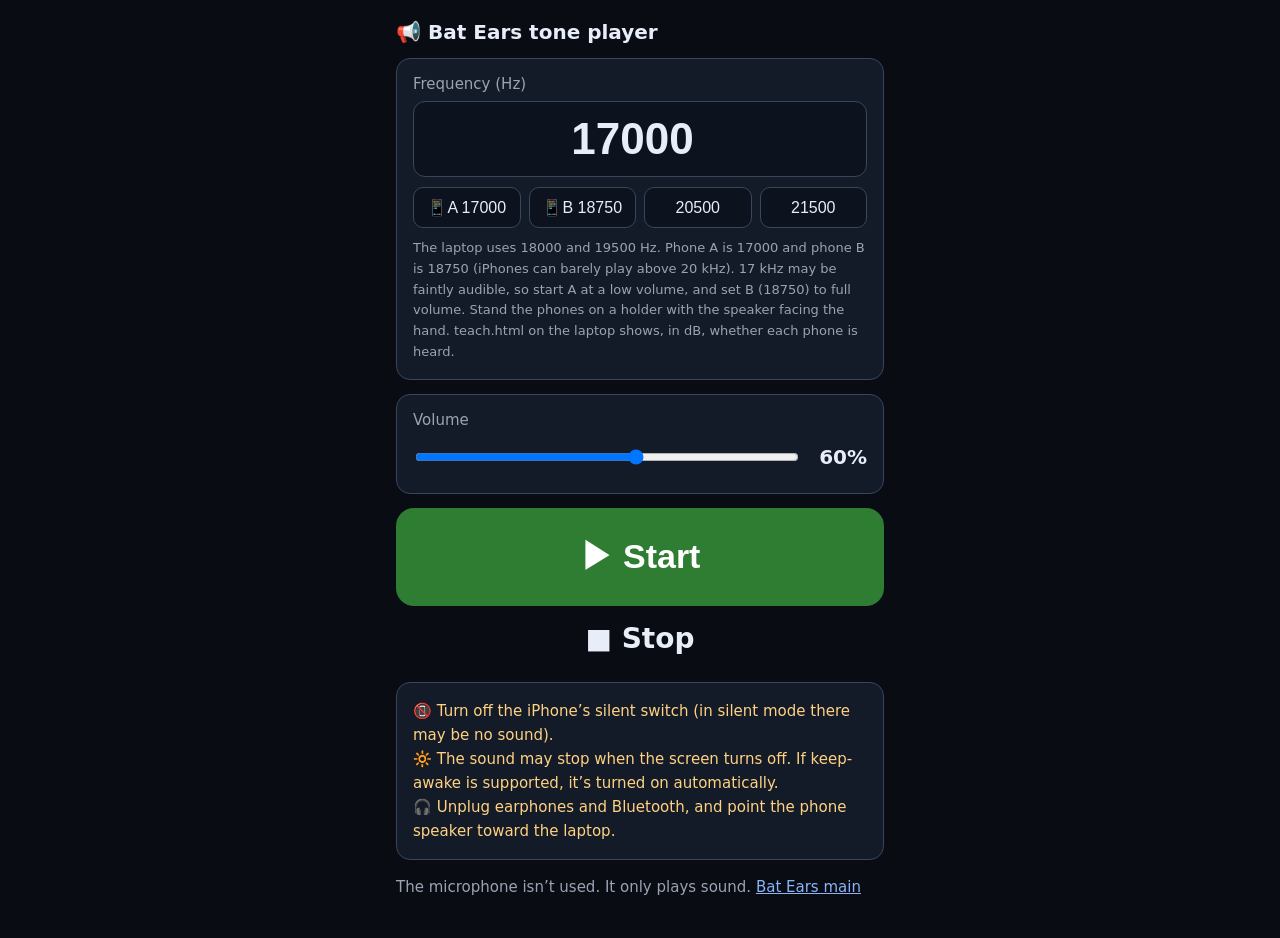
<file: web/tone.html>
<!doctype html>
<html lang="ko"><head><meta charset="utf-8">
<meta name="viewport" content="width=device-width,initial-scale=1,viewport-fit=cover">
<meta name="apple-mobile-web-app-capable" content="yes">
<title>Bat Ears | Tone player</title>
<style>
:root{--bg:#090c13;--card:#141b28;--line:#39465c;--fg:#e8eef9;--muted:#9aa3b2;--on:#2e7d32;--off:#b23b3b}
*{box-sizing:border-box}
html,body{margin:0;background:var(--bg);color:var(--fg);font-family:-apple-system,system-ui,sans-serif;-webkit-text-size-adjust:100%}
main{max-width:520px;margin:0 auto;padding:max(16px,env(safe-area-inset-top)) 16px max(24px,env(safe-area-inset-bottom))}
h1{font-size:20px;margin:4px 0 14px}
.card{background:var(--card);border:1px solid var(--line);border-radius:14px;padding:16px;margin-bottom:14px}
label{display:block;font-size:15px;color:var(--muted);margin-bottom:8px}
#freq{width:100%;font-size:44px;font-weight:800;text-align:center;background:#0d131e;color:var(--fg);border:1px solid var(--line);border-radius:12px;padding:12px}
.row{display:flex;gap:10px;align-items:center}
#vol{flex:1;height:36px}
#volLabel{min-width:56px;text-align:right;font-size:20px;font-weight:700}
#toggle{width:100%;font-size:34px;font-weight:800;padding:26px 0;border:0;border-radius:18px;color:#fff;background:var(--on);touch-action:manipulation}
#toggle.playing{background:var(--off)}
#status{font-size:28px;font-weight:800;text-align:center;margin:16px 0 6px;min-height:36px}
#info{font-size:13px;color:var(--muted);text-align:center;min-height:18px}
.note{font-size:15px;line-height:1.6;color:#ffd180}
.presets{display:flex;gap:8px;flex-wrap:wrap;margin-top:10px}
.presets button{flex:1;min-width:72px;font-size:16px;padding:10px 0;border-radius:10px;border:1px solid var(--line);background:#0d131e;color:var(--fg)}
a{color:#8ab4f8}
</style></head><body>
<main>
<h1>📢 Bat Ears tone player</h1>
<div id="presetNote" class="card note" style="display:none;border-color:#ffca28"></div>
<div class="card">
  <label for="freq">Frequency (Hz)</label>
  <input id="freq" type="number" inputmode="numeric" min="100" max="23000" step="50" value="17000">
  <div class="presets"><button data-f="17000">📱A 17000</button><button data-f="18750">📱B 18750</button><button data-f="20500">20500</button><button data-f="21500">21500</button></div>
  <p class="note" style="color:var(--muted);margin:10px 0 0;font-size:13px">The laptop uses 18000 and 19500 Hz. Phone A is 17000 and phone B is 18750 (iPhones can barely play above 20 kHz). 17 kHz may be faintly audible, so start A at a low volume, and set B (18750) to full volume. Stand the phones on a holder with the speaker facing the hand. teach.html on the laptop shows, in dB, whether each phone is heard.</p>
</div>
<div class="card">
  <label for="vol">Volume</label>
  <div class="row"><input id="vol" type="range" min="0.05" max="1" step="0.05" value="0.6"><span id="volLabel">60%</span></div>
</div>
<button id="toggle">▶ Start</button>
<div id="status">■ Stop</div>
<div id="info"></div>
<div class="card note">
  📵 Turn off the iPhone’s silent switch (in silent mode there may be no sound).<br>
  🔆 The sound may stop when the screen turns off. If keep-awake is supported, it’s turned on automatically.<br>
  🎧 Unplug earphones and Bluetooth, and point the phone speaker toward the laptop.
</div>
<p class="note" style="color:var(--muted)">The microphone isn’t used. It only plays sound. <a href="index.html">Bat Ears main</a></p>
</main>
<script>
(() => {
  'use strict';
  const $ = (id) => document.getElementById(id);
  let ctx = null, osc = null, gain = null, lock = null, playing = false;
  const freqNow = () => Math.max(100, Math.min(23000, Math.round(Number($('freq').value) || 17000)));
  const ROLE = { 17000: 'Phone A', 18750: 'Phone B' };
  // each phone remembers its own frequency
  try { const f = Number(localStorage.getItem('batears-tone-freq')); if (f >= 100 && f <= 23000) $('freq').value = f; } catch (e) { /* private mode */ }
  const remember = () => { try { localStorage.setItem('batears-tone-freq', String(freqNow())); } catch (e) { /* ignore */ } };
  // one-link setups: ?preset=A (17000, the overhead phone) / ?preset=B (18750) / ?f=<Hz>. iPhones still need one tap on ▶
  const QP = new URLSearchParams(location.search), PRE = (QP.get('preset') || '').toUpperCase();
  const PF = PRE === 'A' ? 17000 : PRE === 'B' ? 18750 : Number(QP.get('f')) || 0;
  if (PF >= 100 && PF <= 23000) { $('freq').value = PF; remember(); }
  if (PRE === 'A') {
    $('vol').value = 0.8; $('volLabel').textContent = '80%';
    const n = $('presetNote');
    n.style.display = 'block';
    n.innerHTML = '📱 <b>Phone A · 17000 Hz · overhead layout</b><br>Stand it upright at the laptop center, 30 cm forward from the hinge (above the laptop’s front edge), 45 cm above the desk, with the bottom speaker aimed at the hand spot. Press <b>▶ Start</b> below once.';
  }
  const volNow = () => Number($('vol').value) || 0.6;

  async function keepAwake() {
    try { if ('wakeLock' in navigator && !lock) { lock = await navigator.wakeLock.request('screen'); lock.addEventListener('release', () => { lock = null; }); } } catch (e) { /* not allowed / not supported */ }
  }
  function show() {
    const f = freqNow();
    $('status').textContent = playing ? `🔊 ${f}Hz playing${ROLE[f] ? ` (${ROLE[f]})` : ''}` : '■ Stop';
    $('toggle').textContent = playing ? '■ Stop' : '▶ Start';
    $('toggle').className = playing ? 'playing' : '';
    $('info').textContent = ctx ? `Audio ${ctx.sampleRate}Hz · keep screen on ${lock ? 'on' : 'unavailable'}${f > ctx.sampleRate / 2 - 500 ? ' · ⚠️ this device can’t play that frequency' : ''}` : '';
  }
  async function start() {
    // iOS: the AudioContext has to be created / resumed inside the tap
    try { if (navigator.audioSession) navigator.audioSession.type = 'playback'; } catch (e) { /* Safari 17+ only */ }
    if (!ctx) ctx = new (window.AudioContext || window.webkitAudioContext)();
    try { await ctx.resume(); } catch (e) { /* ignore */ }
    osc = ctx.createOscillator();
    gain = ctx.createGain();
    osc.type = 'sine';
    osc.frequency.value = freqNow();
    gain.gain.value = 0;
    osc.connect(gain).connect(ctx.destination);
    osc.start();
    gain.gain.setTargetAtTime(volNow(), ctx.currentTime, 0.04);
    playing = true;
    await keepAwake();
    show();
  }
  function stop() {
    if (osc && ctx) {
      const o = osc;
      gain.gain.setTargetAtTime(0, ctx.currentTime, 0.03);
      setTimeout(() => { try { o.stop(); o.disconnect(); } catch (e) { /* ignore */ } }, 150);
    }
    osc = null;
    playing = false;
    if (lock) { lock.release().catch(() => {}); lock = null; }
    show();
  }
  $('toggle').addEventListener('click', () => { if (playing) stop(); else start(); });
  const retune = () => { if (playing && osc) osc.frequency.setValueAtTime(freqNow(), ctx.currentTime); remember(); show(); };
  $('freq').addEventListener('change', retune);
  $('freq').addEventListener('input', retune);
  document.querySelectorAll('[data-f]').forEach((b) => b.addEventListener('click', () => { $('freq').value = b.dataset.f; retune(); }));
  $('vol').addEventListener('input', () => {
    const v = volNow();
    $('volLabel').textContent = Math.round(v * 100) + '%';
    if (playing && gain) gain.gain.setTargetAtTime(v, ctx.currentTime, 0.04);
  });
  // coming back to the page: the wake lock was released and iOS may have suspended the audio
  document.addEventListener('visibilitychange', async () => {
    if (document.visibilityState === 'visible' && playing) { try { await ctx.resume(); } catch (e) { /* ignore */ } await keepAwake(); show(); }
  });
  show();
})();
</script>
</body></html>
</file>
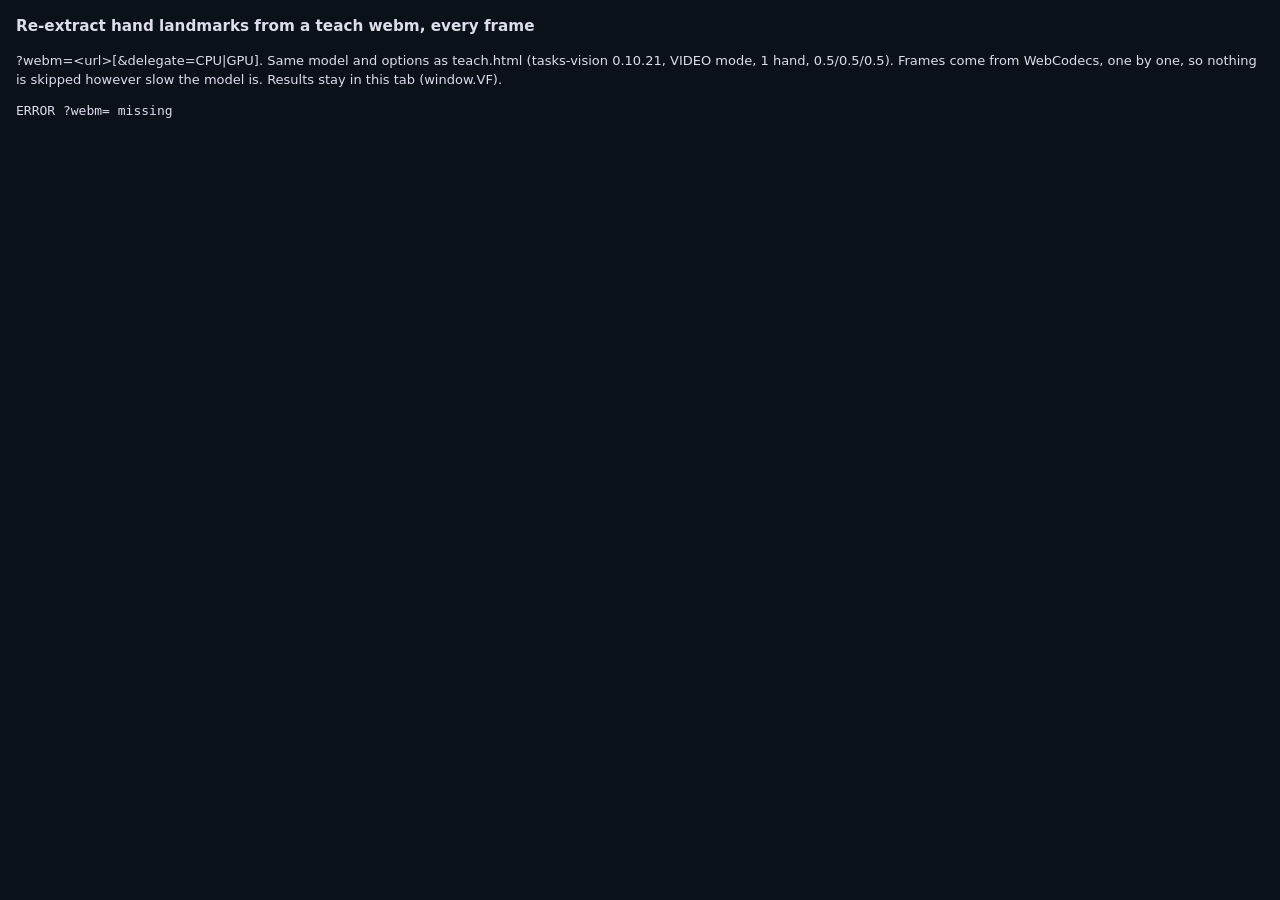
<file: tools/vision_full/vision_full.html>
<!doctype html>
<html lang="ko">
<head>
<meta charset="utf-8">
<title>Bat Ears · vision re-extraction</title>
<style>body { font: 13px/1.4 system-ui, sans-serif; background: #0b1118; color: #dde; margin: 16px; } pre { white-space: pre-wrap; }</style>
</head>
<body>
<h3>Re-extract hand landmarks from a teach webm, every frame</h3>
<p>?webm=&lt;url&gt;[&amp;delegate=CPU|GPU]. Same model and options as teach.html (tasks-vision 0.10.21, VIDEO mode, 1 hand, 0.5/0.5/0.5).
Frames come from WebCodecs, one by one, so nothing is skipped however slow the model is. Results stay in this tab (window.VF).</p>
<pre id="log"></pre>
<canvas id="cv" style="display:none"></canvas>
<script type="module">
const MP_VER = '0.10.21';
const MP_BASE = `https://cdn.jsdelivr.net/npm/@mediapipe/tasks-vision@${MP_VER}`;
const MODEL_URL = 'https://storage.googleapis.com/mediapipe-models/hand_landmarker/hand_landmarker/float16/1/hand_landmarker.task';
const Q = new URLSearchParams(location.search);
const VF = window.VF = { state: 'loading', done: 0, total: 0, rows: [], err: null, info: {} };
const log = (s) => { document.getElementById('log').textContent += s + '\n'; };

// minimal WebM (Matroska) walk: master elements are entered, others skipped by size; unknown sizes only on Segment/Cluster
function parseWebm(buf) {
  const u8 = new Uint8Array(buf), dv = new DataView(buf);
  let p = 0;
  const vlen = (b) => { let len = 1, mask = 0x80; while (len <= 8 && !(b & mask)) { len++; mask >>= 1; } return [len, mask]; };
  const readId = () => { const [len] = vlen(u8[p]); if (len > 4) throw new Error('bad id at ' + p); let v = 0; for (let i = 0; i < len; i++) v = v * 256 + u8[p + i]; p += len; return v; };
  const readSize = () => {
    const [len, mask] = vlen(u8[p]); if (len > 8) throw new Error('bad size at ' + p);
    let v = u8[p] & (mask - 1), ones = v === mask - 1;
    for (let i = 1; i < len; i++) { v = v * 256 + u8[p + i]; if (u8[p + i] !== 0xff) ones = false; }
    p += len; return ones ? -1 : v;
  };
  const readUint = (n) => { let v = 0; for (let i = 0; i < n; i++) v = v * 256 + u8[p + i]; return v; };
  const MASTER = new Set([0x18538067, 0x1F43B675, 0x1654AE6B, 0xAE, 0xE0, 0x1549A966, 0xA0]);   // Segment, Cluster, Tracks, TrackEntry, Video, Info, BlockGroup
  let scale = 1e6, clusterTc = 0, codec = '', w = 0, h = 0, truncated = false;
  const frames = [];
  while (p < u8.length) {
    let id, size;
    try { id = readId(); size = readSize(); } catch (e) { truncated = true; break; }
    if (MASTER.has(id)) continue;
    if (size < 0 || p + size > u8.length) { truncated = true; break; }
    const end = p + size;
    if (id === 0x2AD7B1) scale = readUint(size);
    else if (id === 0xE7) clusterTc = readUint(size);
    else if (id === 0x86) codec = new TextDecoder().decode(u8.subarray(p, end));
    else if (id === 0xB0) w = readUint(size);
    else if (id === 0xBA) h = readUint(size);
    else if (id === 0xA3 || id === 0xA1) {   // SimpleBlock / Block: track varint, int16 relative time, flags, frame
      let q = p; const [tl] = vlen(u8[q]); q += tl;
      const rel = dv.getInt16(q); q += 2;
      const flags = u8[q]; q += 1;
      if (flags & 0x06) throw new Error('laced block (not expected for video)');
      frames.push({ ts: (clusterTc + rel) * scale / 1e6, key: id === 0xA3 ? !!(flags & 0x80) : null, data: u8.subarray(q, end) });
    }
    p = end;
  }
  return { scale, codec, w, h, frames, truncated };
}

async function run() {
  const url = Q.get('webm');
  if (!url) throw new Error('?webm= missing');
  log('fetching ' + url);
  const buf = await (await fetch(url)).arrayBuffer();
  const M = parseWebm(buf);
  const codec = M.codec === 'V_VP8' ? 'vp8' : M.codec === 'V_VP9' ? 'vp09.00.10.08' : null;
  VF.info = { bytes: buf.byteLength, codec: M.codec, w: M.w, h: M.h, frames: M.frames.length, truncated: M.truncated,
    firstTs: M.frames.length ? M.frames[0].ts : null, lastTs: M.frames.length ? M.frames[M.frames.length - 1].ts : null };
  log('webm ' + JSON.stringify(VF.info));
  if (!codec) throw new Error('codec ' + M.codec);
  const sup = await VideoDecoder.isConfigSupported({ codec, codedWidth: M.w, codedHeight: M.h });
  if (!sup.supported) throw new Error('decoder does not support ' + codec);
  const mod = await import(`${MP_BASE}/vision_bundle.mjs`);
  const files = await mod.FilesetResolver.forVisionTasks(`${MP_BASE}/wasm`);
  const opts = (delegate) => ({ baseOptions: { modelAssetPath: MODEL_URL, delegate }, runningMode: 'VIDEO', numHands: 1,
    minHandDetectionConfidence: 0.5, minHandPresenceConfidence: 0.5, minTrackingConfidence: 0.5 });
  let delegate = Q.get('delegate') || 'GPU', lmk;
  try { lmk = await mod.HandLandmarker.createFromOptions(files, opts(delegate)); } catch (e) { delegate = 'CPU'; lmk = await mod.HandLandmarker.createFromOptions(files, opts('CPU')); }
  VF.info.delegate = delegate;
  log('model ready, delegate ' + delegate);
  const cv = document.getElementById('cv'); cv.width = M.w; cv.height = M.h;
  const ctx = cv.getContext('2d', { willReadFrequently: false });
  VF.total = M.frames.length; VF.state = 'running';
  const out = []; let wake = null, lastT = -Infinity;
  const dec = new VideoDecoder({ output: (f) => { out.push(f); if (wake) { wake(); wake = null; } }, error: (e) => { VF.err = String(e); if (wake) { wake(); wake = null; } } });
  dec.configure({ codec, codedWidth: M.w, codedHeight: M.h });
  const t0 = performance.now();
  const handle = (f) => {
    const pts = f.timestamp / 1000;   // ms from the recorder start
    ctx.drawImage(f, 0, 0, M.w, M.h); f.close();
    let t = pts; if (t <= lastT) t = lastT + 0.001; lastT = t;
    const res = lmk.detectForVideo(cv, t);
    const lm = res.landmarks && res.landmarks[0];
    const k = VF.done++;
    if (!lm || lm.length < 21) { VF.rows.push([k, +pts.toFixed(3), 0]); return; }
    const wl = res.worldLandmarks && res.worldLandmarks[0];
    const hd = res.handedness || res.handednesses; const cat = hd && hd[0] && hd[0][0];
    const L = [], W = [];
    for (const q of lm) L.push(+q.x.toFixed(4), +q.y.toFixed(4), +q.z.toFixed(4));
    if (wl && wl.length >= 21) for (const q of wl) W.push(+q.x.toFixed(4), +q.y.toFixed(4), +q.z.toFixed(4));
    VF.rows.push([k, +pts.toFixed(3), 1, cat ? cat.categoryName : '', cat ? +cat.score.toFixed(3) : '', L, W]);
  };
  let i = 0;
  while (true) {
    if (VF.err) throw new Error(VF.err);
    while (i < M.frames.length && dec.decodeQueueSize < 4 && out.length < 4) {
      const fr = M.frames[i];
      const key = fr.key != null ? fr.key : (fr.data[0] & 1) === 0;   // VP8: bit 0 of the first byte is 0 on key frames
      dec.decode(new EncodedVideoChunk({ type: i === 0 || key ? 'key' : 'delta', timestamp: Math.round(fr.ts * 1000), data: fr.data }));
      i++;
    }
    if (out.length) { handle(out.shift()); continue; }
    if (i >= M.frames.length) { await dec.flush(); while (out.length) handle(out.shift()); break; }
    await new Promise((r) => { wake = r; setTimeout(r, 30); });
    if (VF.done % 200 === 0) log(`${VF.done}/${VF.total}`);
  }
  VF.info.seconds = +((performance.now() - t0) / 1000).toFixed(1);
  VF.info.present = VF.rows.filter((r) => r[2] === 1).length;
  VF.state = 'done';
  log('done ' + JSON.stringify(VF.info));
}
run().catch((e) => { VF.err = e.message || String(e); VF.state = 'error'; log('ERROR ' + VF.err); });
</script>
</body>
</html>
</file>
<file: web/style.css>
/* shadcn/ui-style dark theme (zinc) with UW Badger Red as the primary color. Plain CSS, no build step. */
:root {
  color-scheme: dark;
  --bg: #09090b;          /* zinc-950 */
  --card: #0c0c0f;
  --border: #27272a;      /* zinc-800 */
  --input: #27272a;
  --muted: #a1a1aa;       /* zinc-400 */
  --muted-bg: #18181b;    /* zinc-900 */
  --text: #fafafa;
  --primary: #c5050c;     /* Badger Red */
  --primary-hover: #a00409;
  --primary-soft: #c5050c26;
  --ring: #e0464c;
  --radius: 8px;
  --push: #4fc3f7;
  --pull: #ffb74d;
  --ok: #4ade80;
  --warn: #fbbf24;
}
* { box-sizing: border-box; }
[hidden] { display: none !important; }
html, body { height: 100%; }
body {
  margin: 0; background: var(--bg); color: var(--text);
  font: 14px/1.5 Inter, system-ui, -apple-system, "Segoe UI", "Apple SD Gothic Neo", "Malgun Gothic", sans-serif;
  -webkit-font-smoothing: antialiased;
}

/* ---- header */
header { display: flex; align-items: center; justify-content: space-between; gap: 12px; padding: 10px 16px; border-bottom: 1px solid var(--border); }
h1 { font-size: 18px; font-weight: 700; letter-spacing: -0.02em; margin: 0; }
h1 span { font-size: 13px; font-weight: 400; color: var(--muted); margin-left: 8px; letter-spacing: 0; }
.chip { font-size: 12px; font-weight: 500; padding: 2px 10px; border-radius: 999px; border: 1px solid var(--border); color: var(--muted); }
.chip.on { border-color: #14532d; background: #052e16; color: var(--ok); }
.chip.cal { border-color: #713f12; background: #2a1d05; color: var(--warn); }

/* ---- layout */
main { display: grid; grid-template-columns: minmax(0, 1fr) 380px; gap: 12px; padding: 12px 16px; height: calc(100% - 50px); }
body.has-nav main { height: calc(100% - var(--nav-h, 0px)); }   /* the site menu (sitenav.js) replaces the title row */
/* index.html (game) and collect.html (data collection) share the markup and scripts; each hides the other's parts */
body.page-game .only-collect, body.page-collect .only-game { display: none !important; }
.collect-start { position: absolute; inset: 0; display: flex; align-items: center; justify-content: center; padding: 16px; }
.stage { position: relative; min-height: 360px; }
#game, #sonar { width: 100%; height: 100%; border-radius: calc(var(--radius) + 4px); border: 1px solid var(--border); display: block; background: #07080d; }
#game[hidden], #sonar[hidden] { display: none; }
.tabs { position: absolute; top: 10px; left: 50%; transform: translateX(-50%); display: flex; gap: 6px; z-index: 2; }
.tab { height: 32px; padding: 0 12px; font-size: 13px; white-space: nowrap; background: #18181bd9; border-color: var(--border); color: var(--text); }
.tab:hover:not(:disabled) { background: #27272a; }
.tab.sel { background: var(--primary); border-color: var(--primary); }
#camBox { position: absolute; top: 52px; right: 12px; width: 30%; min-width: 180px; border: 1px solid var(--border); border-radius: calc(var(--radius) + 4px); overflow: hidden; background: #000; z-index: 2; }
#camBox[hidden] { display: none; }
#camBox video { width: 100%; display: block; transform: scaleX(-1); }
#camBox span { position: absolute; left: 6px; bottom: 6px; font-size: 12px; background: rgba(0, 0, 0, .6); padding: 2px 6px; border-radius: 4px; }
#gesture { position: absolute; left: 0; right: 0; bottom: 16px; text-align: center; font-size: 36px; font-weight: 800; pointer-events: none; }
#gesture.push { color: var(--push); }
#gesture.pull { color: var(--pull); }
#gesture.wave { color: #b388ff; }
body.sonar-on #gesture { display: none; }
aside { overflow-y: auto; display: flex; flex-direction: column; gap: 10px; }
.card { background: var(--card); border: 1px solid var(--border); border-radius: calc(var(--radius) + 4px); padding: 12px 14px; }
.row { display: flex; flex-wrap: wrap; gap: 8px; align-items: center; margin: 6px 0; }

/* ---- form controls */
label { display: inline-flex; gap: 6px; align-items: center; font-weight: 500; }
label.wide { display: flex; margin: 8px 0; }
label.wide input[type=range] { flex: 1; }
input[type=range] { accent-color: var(--primary); }
input[type=checkbox] { accent-color: var(--primary); width: 15px; height: 15px; }
input[type=number] {
  width: 64px; font: inherit; color: var(--text); background: transparent;
  border: 1px solid var(--input); border-radius: calc(var(--radius) - 2px); padding: 4px 8px;
}
input:focus-visible, button:focus-visible { outline: 2px solid var(--ring); outline-offset: 2px; }

button {
  font: inherit; font-weight: 500; height: 36px; padding: 0 16px; border-radius: var(--radius);
  border: 1px solid transparent; background: var(--primary); color: #fff; cursor: pointer;
  display: inline-flex; align-items: center; gap: 6px; transition: background .15s, border-color .15s;
}
button:hover:not(:disabled) { background: var(--primary-hover); }
button.secondary { background: transparent; border-color: var(--border); color: var(--text); }
button.secondary:hover:not(:disabled) { background: var(--muted-bg); }
button.sel { border-color: var(--primary); background: var(--primary-soft); color: #ffb3b5; }
button:disabled { opacity: .5; cursor: default; }
button.small { height: 30px; padding: 0 10px; font-size: 13px; }

.hint { color: var(--muted); font-size: 12px; margin: 4px 0; }
#warn { color: #f87171; font-size: 13px; min-height: 1.2em; }

/* ---- stats and meters */
.stats { display: grid; grid-template-columns: repeat(4, 1fr); gap: 6px; }
.stat { font-size: 12px; color: var(--muted); }
.stat b { display: block; font-size: 22px; font-weight: 700; letter-spacing: -0.02em; color: var(--text); font-variant-numeric: tabular-nums; }
.bars { display: grid; grid-template-columns: 96px 1fr 44px; gap: 6px 8px; align-items: center; font-size: 12px; color: var(--muted); }
.bar { height: 8px; background: var(--muted-bg); border-radius: 999px; overflow: hidden; }
.bar > div { height: 100%; width: 0; }
.bar .up { background: var(--push); }
.bar .down { background: var(--pull); }
canvas.spec { width: 100%; height: 120px; background: var(--bg); border: 1px solid var(--border); border-radius: var(--radius); display: block; margin-top: 8px; }
summary { cursor: pointer; font-weight: 600; }
select { font: inherit; color: var(--text); background: var(--bg); border: 1px solid var(--input); border-radius: calc(var(--radius) - 2px); padding: 4px 6px; }
.collect { position: absolute; inset: 0; display: none; flex-direction: column; align-items: center; justify-content: center; gap: 10px; padding: 24px; text-align: center; background: var(--bg); border: 1px solid var(--border); border-radius: calc(var(--radius) + 4px); z-index: 3; }
body.collecting #gesture { display: none; }
.collect .c-head { color: var(--muted); font-size: 13px; }
.collect .c-count { color: var(--muted); font-size: 16px; min-height: 1.2em; }
.collect .c-big { font-size: 64px; font-weight: 900; min-height: 76px; line-height: 1.1; }
.collect .c-coach { width: min(440px, 86%); }
.collect .c-coach svg { width: 100%; height: auto; max-height: 200px; display: block; margin: 0 auto; }
.collect .c-big.go.push { color: var(--push); }
.collect .c-big.go.pull { color: var(--pull); }
.collect .c-big.go.wave { color: #b388ff; }
.collect .c-big.go.left, .collect .c-big.go.right { color: #80deea; }
.collect .c-how { font-size: 20px; font-weight: 600; max-width: 680px; min-height: 1.4em; }
.collect .c-feedback { font-size: 22px; font-weight: 700; min-height: 1.4em; }
.collect .c-feedback.ok { color: #7fe0c8; }
.collect .c-feedback.bad { color: #ff8a80; }
.collect .c-feedback.miss { color: #ffe082; }
.collect .c-progress { font-size: 14px; color: #c8cdd6; }
.collect .c-bar { width: 60%; height: 8px; background: var(--muted-bg); border-radius: 999px; overflow: hidden; }
.collect .c-bar > div { height: 100%; width: 0; background: var(--primary); }
.collect .c-buttons { justify-content: center; }
input[type=text] { font: inherit; color: var(--text); background: transparent; border: 1px solid var(--input); border-radius: calc(var(--radius) - 2px); padding: 4px 8px; }
ol { padding-left: 18px; margin: 6px 0; }

/* ---- start screen */
.overlay { position: absolute; inset: 0; display: flex; align-items: center; justify-content: center; padding: 16px; background: #09090bf2; border-radius: calc(var(--radius) + 4px); backdrop-filter: blur(3px); }
.overlay[hidden] { display: none; }
.panel { max-width: 560px; width: 100%; background: var(--card); border: 1px solid var(--border); border-radius: calc(var(--radius) + 4px); padding: 24px; box-shadow: 0 10px 40px #0008; }
.panel h2 { margin: 0 0 6px; font-size: 22px; font-weight: 700; letter-spacing: -0.02em; }
.panel .lead { color: var(--muted); margin: 0 0 16px; }
.steps { padding-left: 22px; margin: 0 0 18px; display: grid; gap: 10px; }
.steps li { line-height: 1.55; }
.steps li::marker { color: var(--primary); font-weight: 700; }
.check { display: inline-flex; margin-left: 8px; padding: 1px 8px; border: 1px solid var(--border); border-radius: 999px; font-size: 12px; cursor: pointer; }
.check:has(input:checked) { border-color: var(--primary); background: var(--primary-soft); color: #ffb3b5; }
.center { justify-content: center; text-align: center; }
.between { justify-content: space-between; }
.progress { height: 8px; background: var(--muted-bg); border-radius: 999px; overflow: hidden; }
.progress > div { height: 100%; width: 0; background: var(--primary); transition: width .1s linear; }

/* ---- scoreboard */
.scores { margin: 4px 0; padding-left: 22px; font-variant-numeric: tabular-nums; }
.scores li { display: flex; justify-content: space-between; color: var(--muted); font-size: 13px; padding: 2px 0; }
.scores li b { color: var(--text); }
.scores li.new b { color: var(--ring); }

@media (max-width: 900px) {
  main { grid-template-columns: 1fr; height: auto; }
  .stage { height: 60vh; }
}

/* ---- Doppler Speed Gun */
.speedgun { position: absolute; inset: 0; display: flex; flex-direction: column; align-items: center; justify-content: center; gap: 6px; padding: 56px 24px 20px; text-align: center; background: radial-gradient(circle at 50% 40%, #1b1b22, #07080d 70%); border: 1px solid var(--border); border-radius: calc(var(--radius) + 4px); overflow-y: auto; transition: background .4s; }
.speedgun[hidden] { display: none; }
.speedgun.dark { background: #000; }
.speedgun.dark .sg-gauge, .speedgun.dark .sg-read, .speedgun.dark .sg-phys, .speedgun.dark .sg-target { opacity: .06; }
.sg-dots { display: flex; gap: 6px; flex-wrap: wrap; justify-content: center; }
.sg-dots span { font-size: 12px; padding: 3px 10px; border-radius: 999px; border: 1px solid var(--border); color: var(--muted); }
.sg-dots span.now { border-color: var(--primary); color: #ffb3b5; background: var(--primary-soft); }
.sg-dots span.done { color: var(--text); }
.sg-main, .sg-final { display: flex; flex-direction: column; align-items: center; gap: 6px; width: 100%; max-width: 640px; }
.sg-main[hidden], .sg-final[hidden] { display: none; }
.sg-title { font-size: 26px; font-weight: 800; letter-spacing: -0.03em; margin-top: 6px; }
.sg-sub { color: var(--muted); font-size: 15px; min-height: 1.5em; }
.sg-gauge { width: min(420px, 90%); height: 200px; display: block; }
.sg-read { display: flex; align-items: baseline; gap: 10px; margin-top: -8px; }
.sg-big { font-size: 64px; font-weight: 800; letter-spacing: -0.04em; font-variant-numeric: tabular-nums; line-height: 1; }
.sg-unit { color: var(--muted); font-size: 16px; }
.sg-target { color: var(--ok); font-weight: 600; min-height: 1.4em; }
.sg-timer { width: min(320px, 80%); }
.sg-phys { font: 12px/1.5 ui-monospace, Menlo, monospace; color: var(--muted); min-height: 1.5em; max-width: 600px; }
.sg-flash { color: var(--warn); font-weight: 600; }
.sg-lines { list-style: none; padding: 0; margin: 4px 0 8px; color: var(--muted); }
.sg-lines b { color: var(--text); }
.sg-final input { font: inherit; color: var(--text); background: transparent; border: 1px solid var(--input); border-radius: var(--radius); height: 36px; padding: 0 10px; width: 180px; }
.sg-top-title { font-weight: 700; margin-top: 10px; }
.sg-top { list-style: none; padding: 0; margin: 0; width: min(360px, 100%); }
.sg-top li { display: grid; grid-template-columns: 1fr auto auto; gap: 12px; padding: 4px 8px; border-bottom: 1px solid var(--muted-bg); text-align: left; font-variant-numeric: tabular-nums; }
.sg-top li.new { background: var(--primary-soft); border-radius: 6px; }
.sg-top li.new b { color: var(--ring); }

/* ---- name entry after a top-10 game */
.namebox { position: absolute; left: 50%; bottom: 72px; transform: translateX(-50%); z-index: 3; display: flex; flex-direction: column; align-items: center; gap: 6px; padding: 14px 18px; background: var(--card); border: 1px solid var(--primary); border-radius: calc(var(--radius) + 4px); box-shadow: 0 10px 40px #000a; }
.namebox input { font: inherit; color: var(--text); background: transparent; border: 1px solid var(--input); border-radius: var(--radius); height: 36px; padding: 0 10px; width: 170px; }

/* ---- presentation mode: fullscreen stage, no side panel, bigger text */
body.present header, body.present aside { display: none; }
body.present main { grid-template-columns: 1fr; height: 100vh; padding: 0; }
body.present .stage { min-height: 100vh; }
body.present #game, body.present #sonar, body.present .speedgun { border-radius: 0; border: 0; }
body.present .tabs { top: 14px; }
body.present .tab { height: 40px; font-size: 16px; padding: 0 16px; }
body.present #gesture { font-size: 64px; bottom: 32px; }
body.present .speedgun { padding-top: 72px; }
body.present .sg-title { font-size: clamp(26px, 5vh, 44px); }
body.present .sg-sub { font-size: clamp(15px, 2.6vh, 22px); }
body.present .sg-big { font-size: clamp(56px, 13vh, 120px); }
body.present .sg-gauge { width: min(640px, 90%); height: clamp(170px, 32vh, 320px); }
body.present .sg-phys { font-size: clamp(12px, 2vh, 16px); }
body.present .panel { max-width: 760px; font-size: 18px; }
body.present .panel h2 { font-size: 32px; }

body.speed-on #gesture { display: none; }

/* ---- left/right test */
.lrtest { position: absolute; inset: 0; display: flex; flex-direction: column; gap: 8px; padding: 56px 16px 12px; background: #04060b; border: 1px solid var(--border); border-radius: calc(var(--radius) + 4px); }
.lrtest[hidden] { display: none; }
.lr-controls { display: flex; flex-wrap: wrap; gap: 10px; align-items: center; }
.lr-controls select { font: inherit; }
.lr-stage { position: relative; flex: 1; display: flex; min-height: 260px; }
.lr-canvas { flex: 1; width: 100%; min-height: 260px; display: block; border-radius: 8px; }
.lr-coach { position: absolute; left: 8px; bottom: 8px; width: min(250px, 34%); pointer-events: none; opacity: 0.95; }
.lr-coach svg { width: 100%; height: auto; display: block; }
.lr-hint { margin: 0; }
body.lr-on #gesture { display: none; }
body.present .lrtest { border-radius: 0; border: 0; padding-top: 72px; }

/* ---- experiment log */
.xl-wrap { overflow-x: auto; margin: 6px 0; border: 1px solid var(--border); border-radius: var(--radius); }
.xl-table { border-collapse: collapse; font-size: 12px; width: 100%; font-variant-numeric: tabular-nums; }
.xl-table th, .xl-table td { padding: 5px 7px; border-bottom: 1px solid var(--muted-bg); text-align: left; white-space: nowrap; }
.xl-table th { color: var(--muted); font-weight: 500; position: sticky; top: 0; background: var(--card); }
.xl-table .good { color: var(--ok); }
.xl-table .mid { color: var(--warn); }
.xl-table .bad { color: #f87171; }
.xl-table .dim, .xl-summary .dim { color: #71717a; }
.xl-table input.xl-note { font: inherit; color: var(--text); background: transparent; border: 1px solid transparent; border-radius: 4px; padding: 2px 4px; width: 140px; }
.xl-table input.xl-note:hover, .xl-table input.xl-note:focus { border-color: var(--input); }
.xl-summary { display: flex; flex-wrap: wrap; gap: 6px; }
.xl-chip { font-size: 12px; padding: 3px 8px; border: 1px solid var(--border); border-radius: 999px; color: var(--muted); }
.xl-chip.good b { color: var(--ok); } .xl-chip.mid b { color: var(--warn); } .xl-chip.bad b { color: #f87171; }
#explog label.wide { gap: 8px; color: var(--muted); }
#explog input[data-k=note] { flex: 1; min-width: 0; font: inherit; color: var(--text); background: transparent; border: 1px solid var(--input); border-radius: calc(var(--radius) - 2px); padding: 5px 8px; }
</file>
